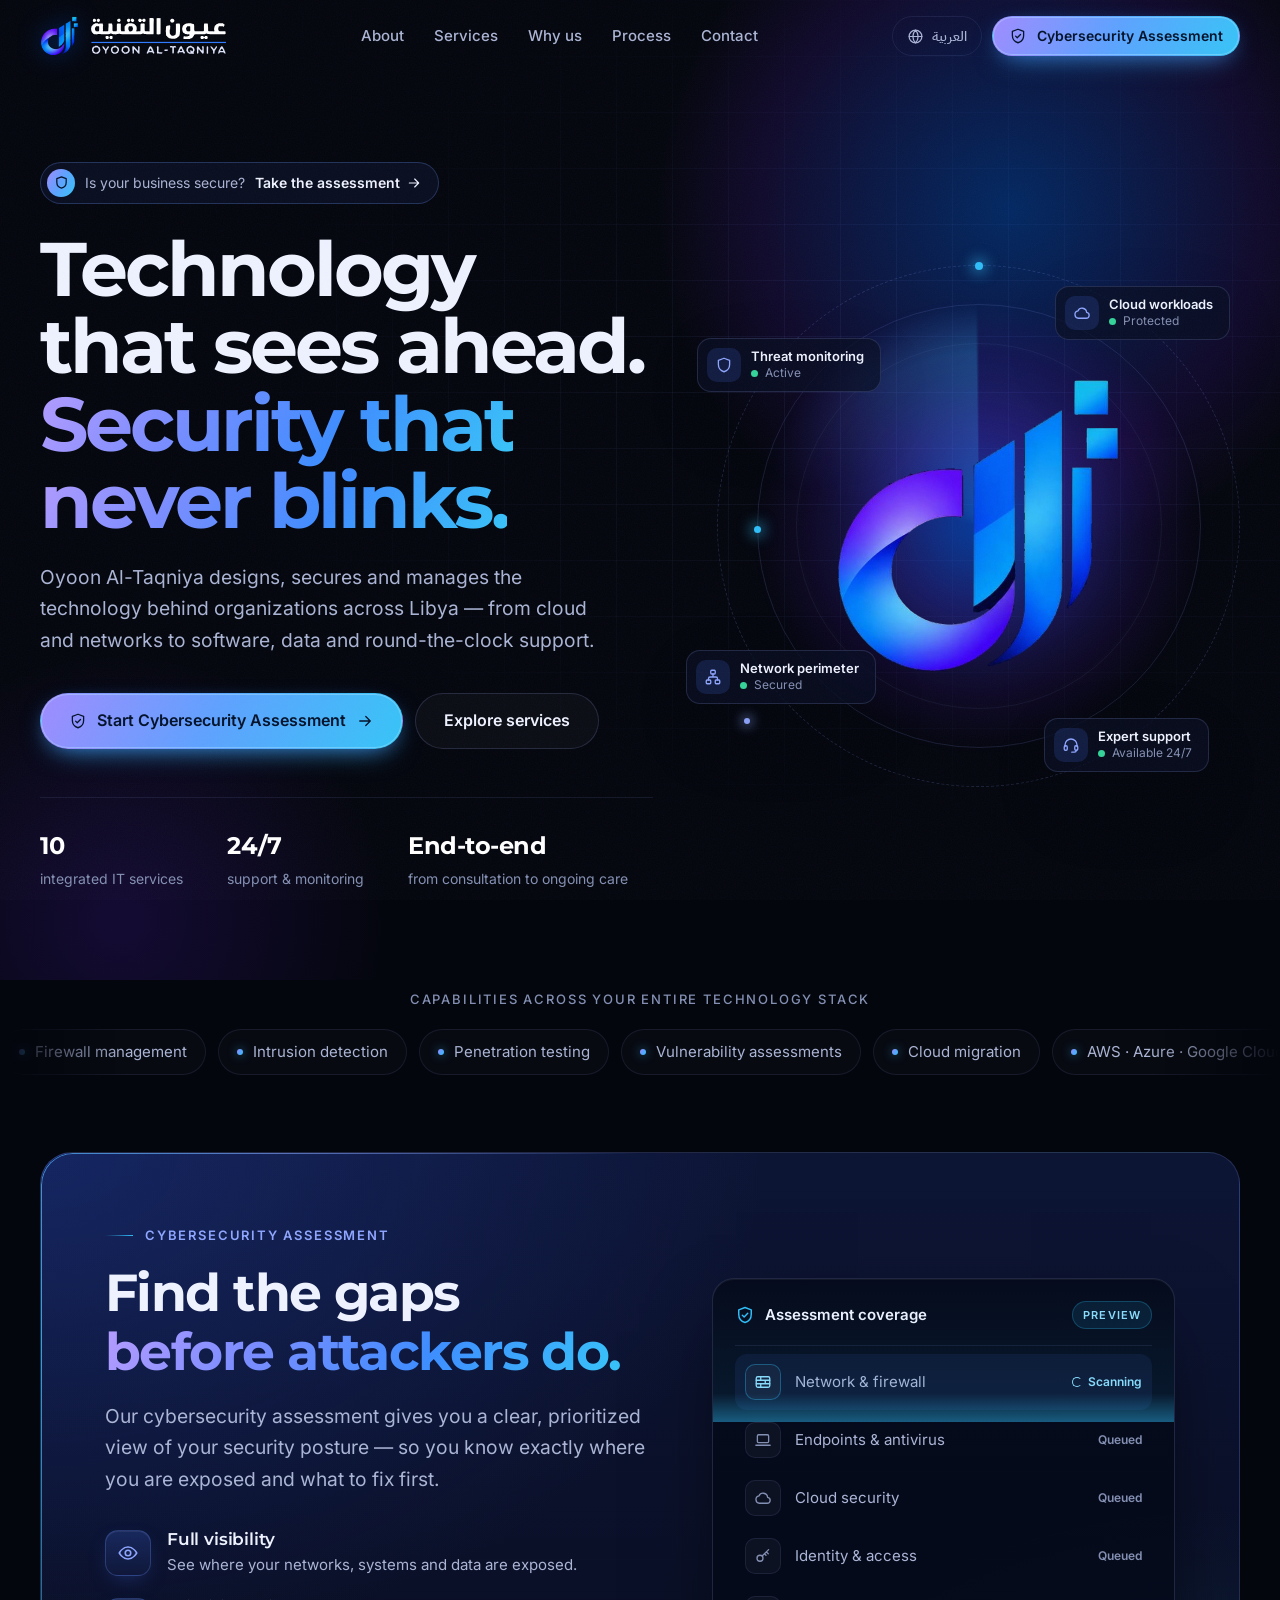
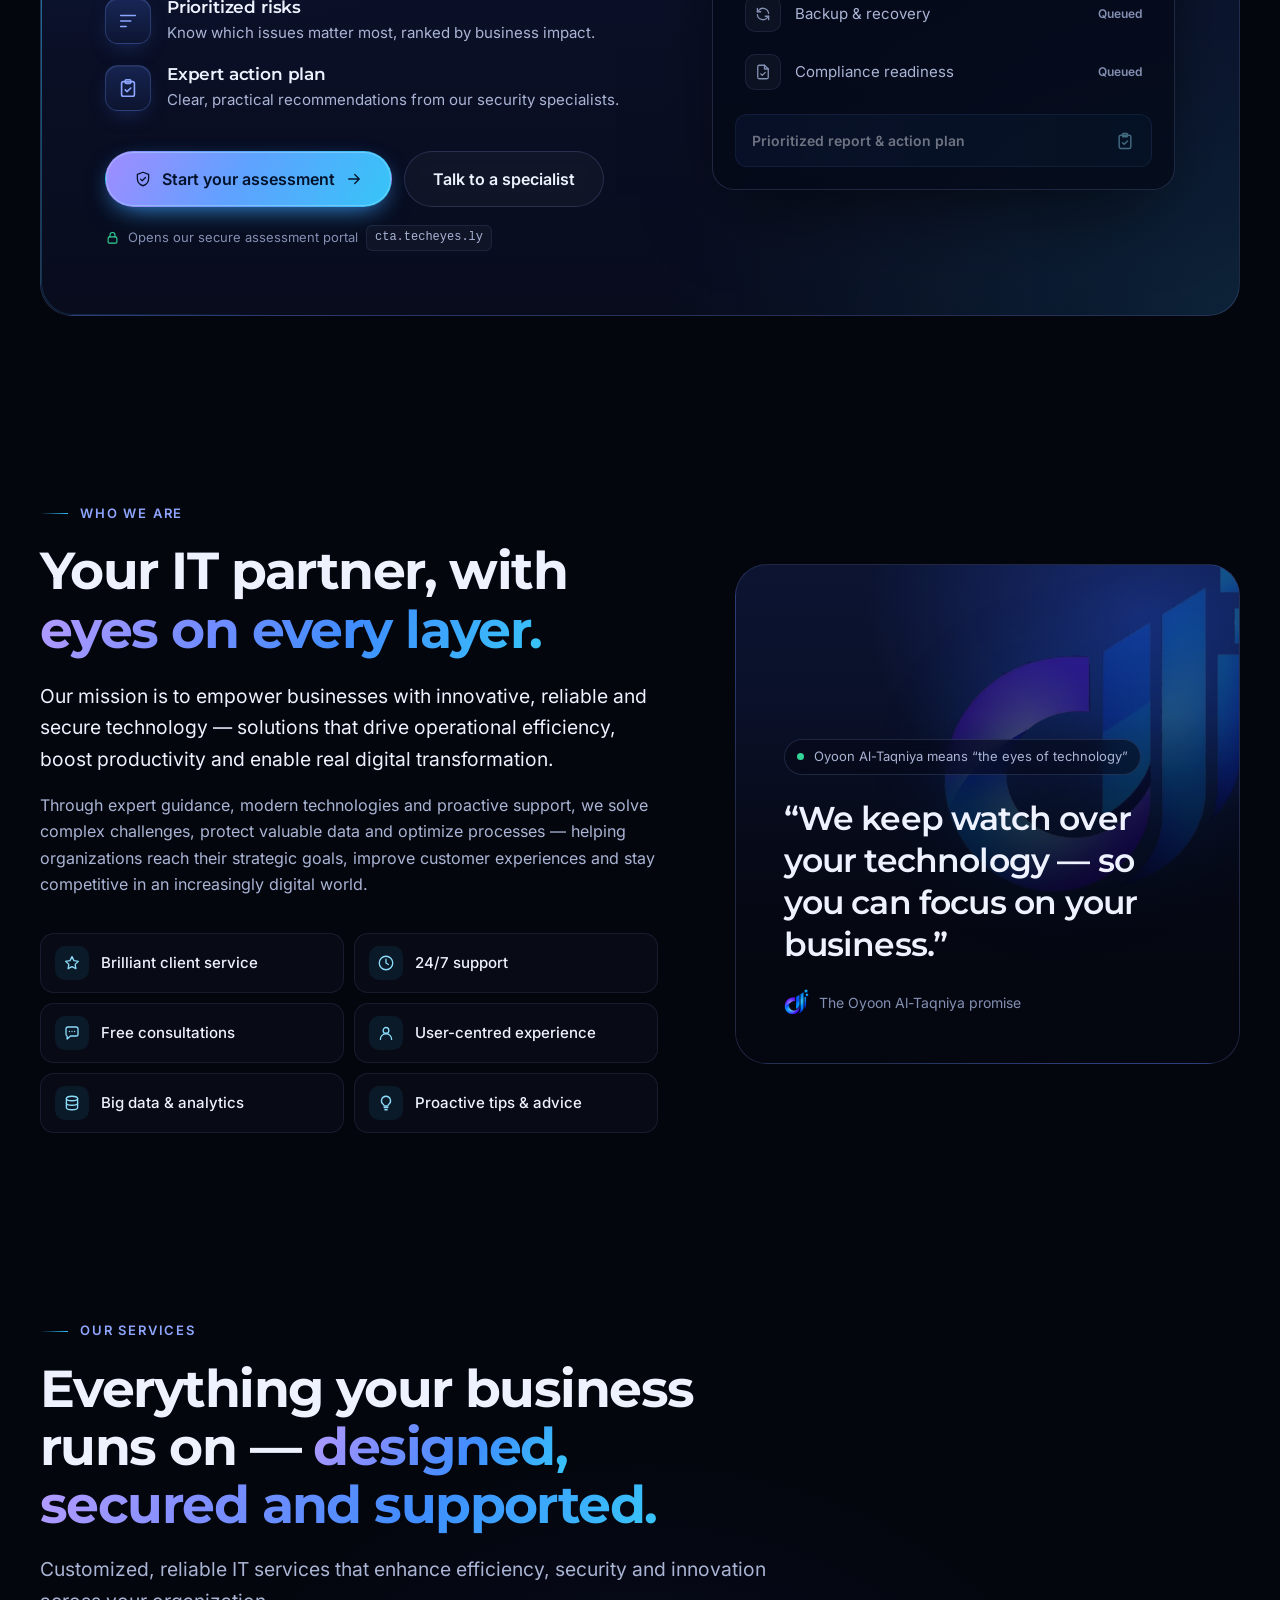
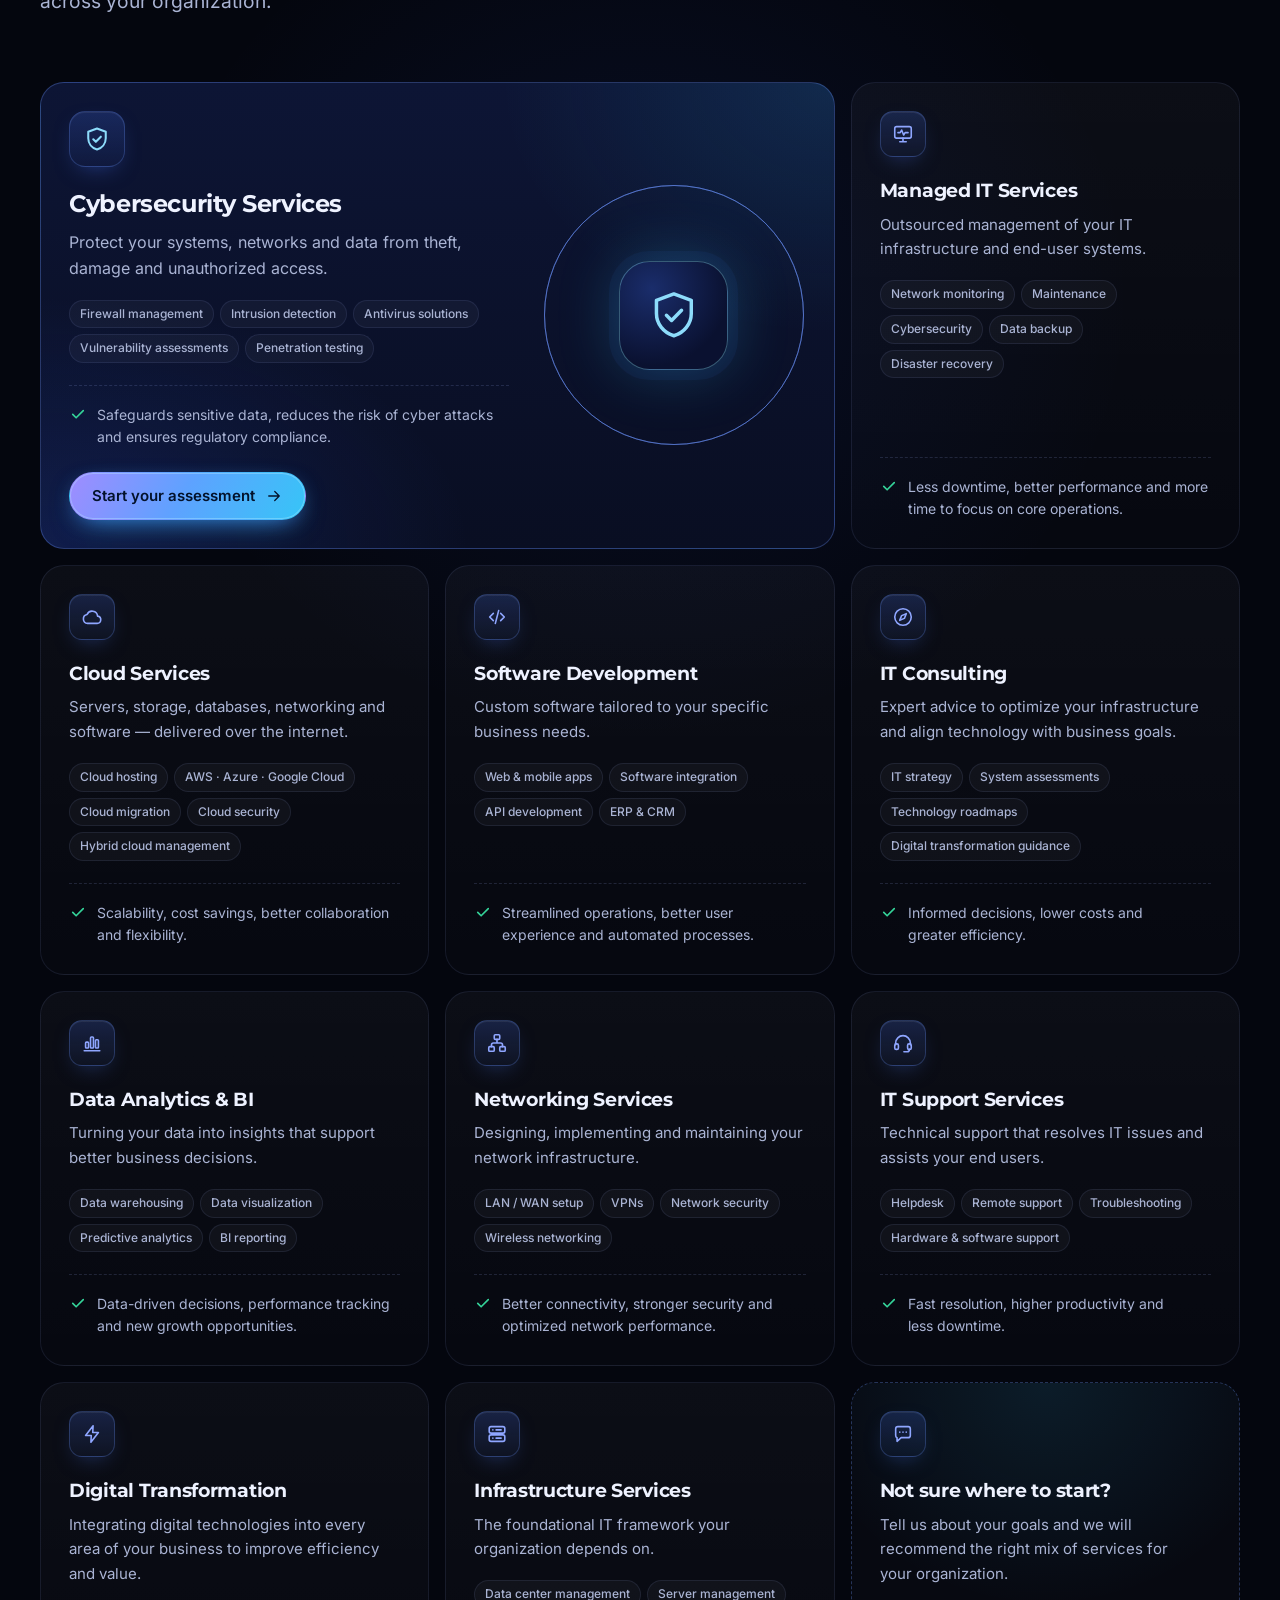
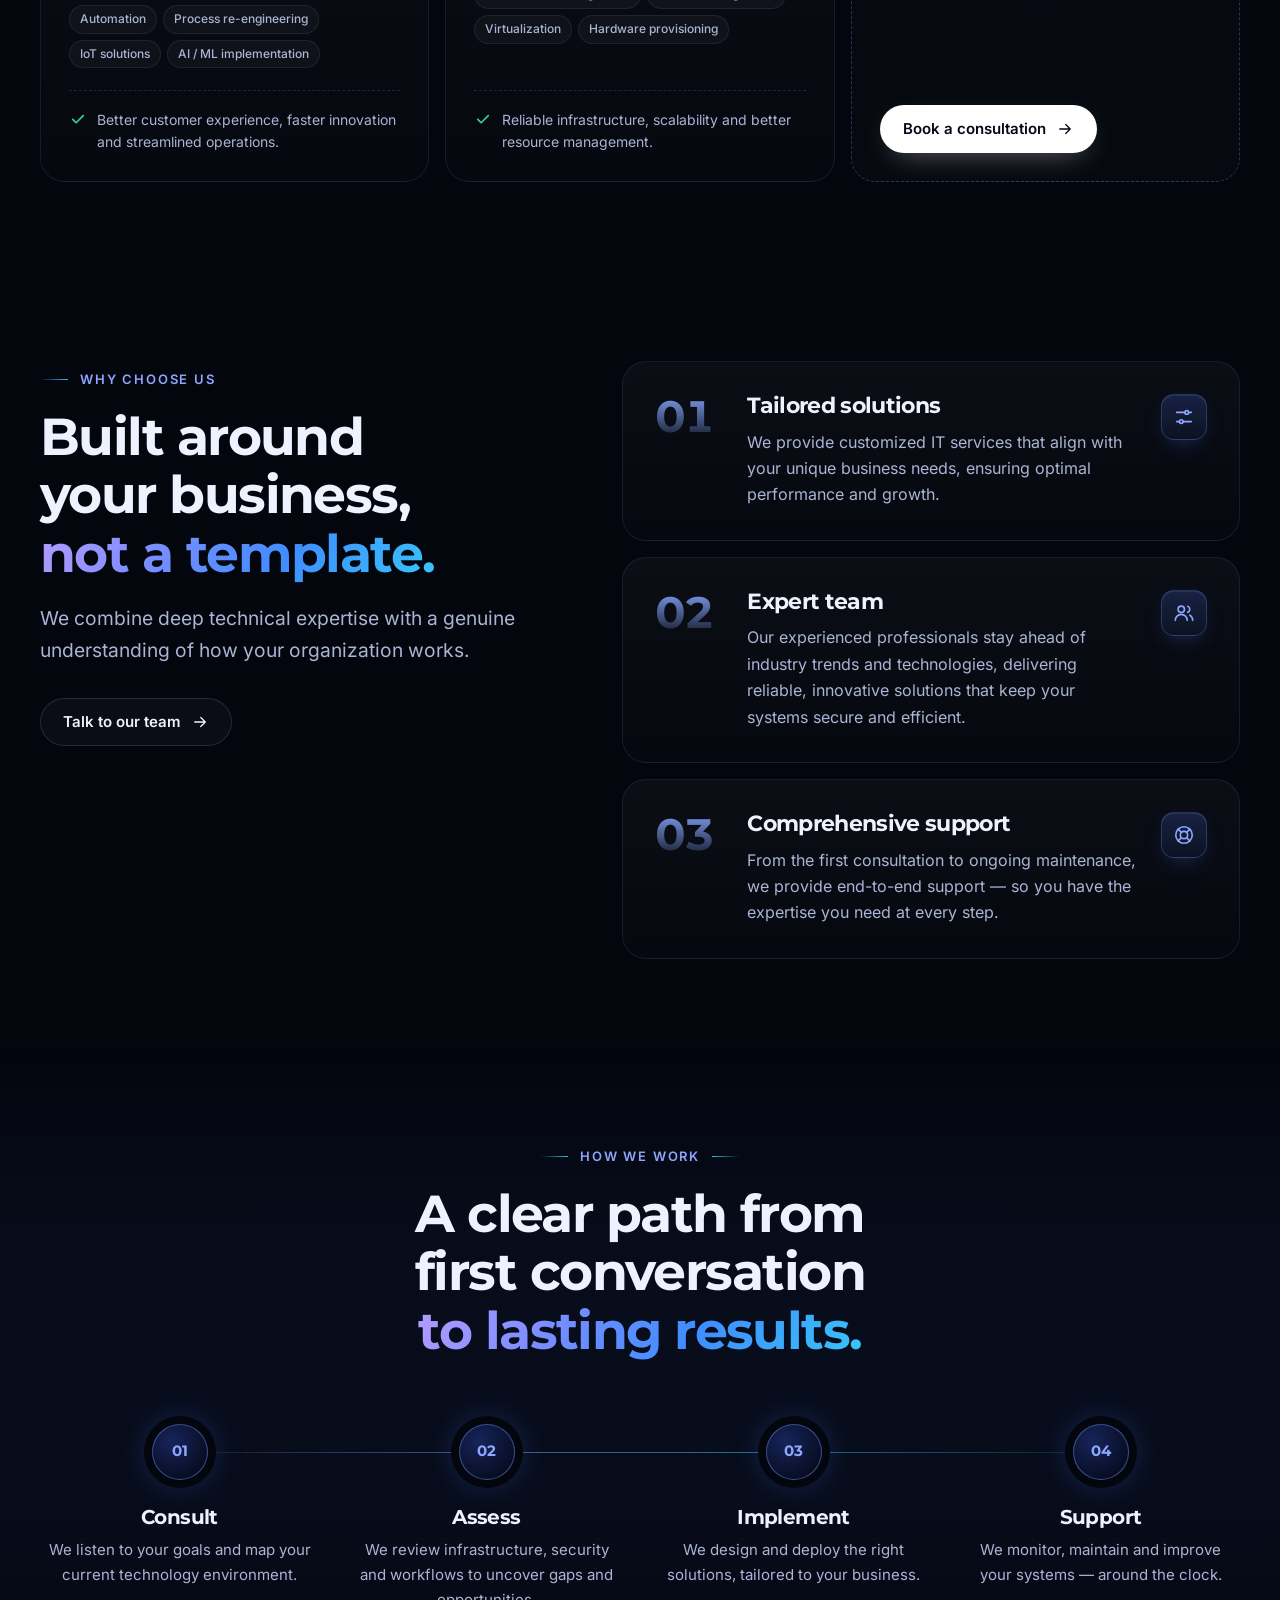
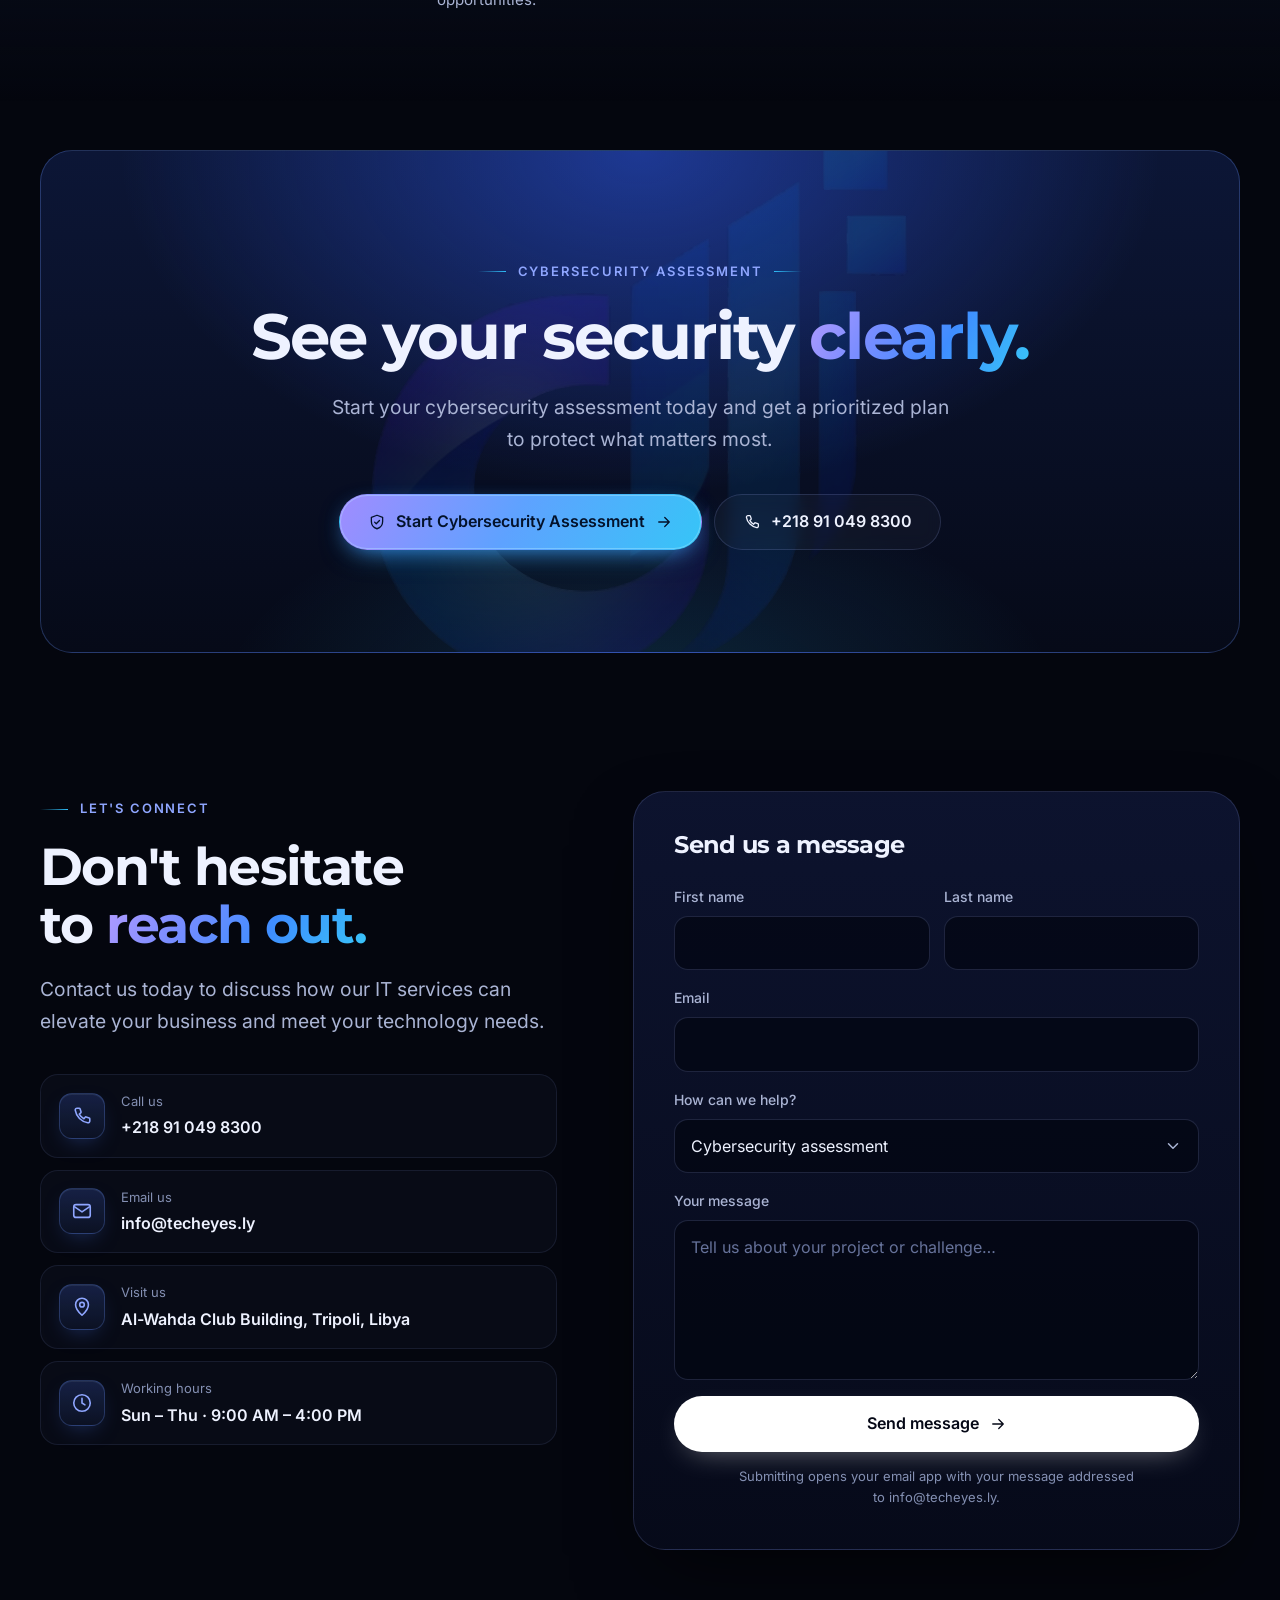
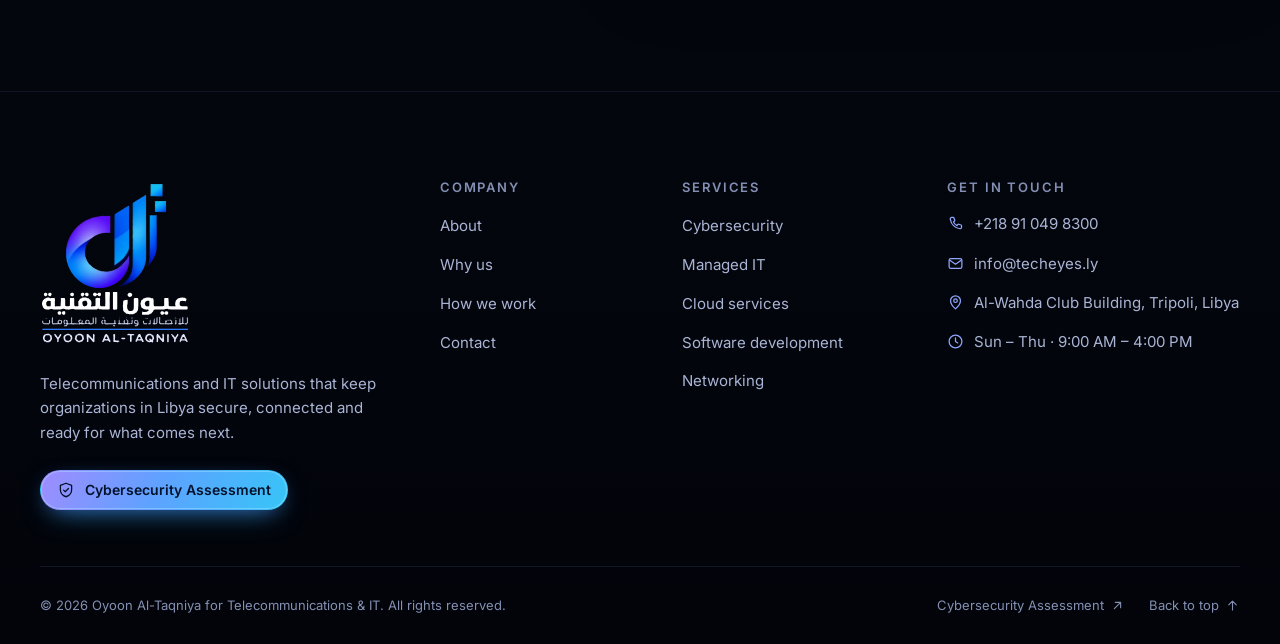
<file: index.html>
<!doctype html>
<html lang="en" dir="ltr" class="no-js">
<head>
  <meta charset="utf-8">
  <meta name="viewport" content="width=device-width, initial-scale=1, viewport-fit=cover">
  <title>Oyoon Al-Taqniya — Telecommunications &amp; IT | Cybersecurity, Cloud &amp; Managed IT in Libya</title>
  <meta name="description" content="Oyoon Al-Taqniya (عيون التقنية) delivers cybersecurity, managed IT, cloud, networking, software development and IT support for organizations in Libya. Start your cybersecurity assessment today." data-i18n-attr="content:meta.description">
  <meta name="theme-color" content="#04060e">
  <meta name="color-scheme" content="dark">
  <link rel="canonical" href="https://techeyes.ly/">

  <meta property="og:type" content="website">
  <meta property="og:site_name" content="Oyoon Al-Taqniya">
  <meta property="og:title" content="Oyoon Al-Taqniya — Telecommunications &amp; IT">
  <meta property="og:description" content="Technology that sees ahead. Security that never blinks. Cybersecurity, cloud, networking and managed IT for organizations in Libya.">
  <meta property="og:url" content="https://techeyes.ly/">
  <meta property="og:image" content="https://techeyes.ly/assets/img/og-image.png">
  <meta property="og:image:width" content="1200">
  <meta property="og:image:height" content="630">
  <meta property="og:image:alt" content="Oyoon Al-Taqniya — عيون التقنية للاتصالات وتقنية المعلومات">
  <meta property="og:locale" content="en_US">
  <meta property="og:locale:alternate" content="ar_LY">
  <meta name="twitter:card" content="summary_large_image">

  <link rel="icon" href="favicon.ico" sizes="any">
  <link rel="icon" href="assets/img/favicon-32.png" sizes="32x32" type="image/png">
  <link rel="apple-touch-icon" href="assets/img/apple-touch-icon.png">
  <link rel="manifest" href="site.webmanifest">

  <link rel="preload" href="assets/fonts/inter-latin-var.woff2" as="font" type="font/woff2" crossorigin>
  <link rel="preload" href="assets/fonts/montserrat-latin-var.woff2" as="font" type="font/woff2" crossorigin>
  <link rel="preload" href="assets/img/logo/oyoon-mark-fill.jpg" as="image">
  <link rel="stylesheet" href="assets/css/styles.css">

  <script src="assets/js/boot.js"></script>
  <script src="assets/js/i18n.js" defer></script>
  <script src="assets/js/main.js" defer></script>

  <script type="application/ld+json">
  {
    "@context": "https://schema.org",
    "@type": "LocalBusiness",
    "@id": "https://techeyes.ly/#organization",
    "name": "Oyoon Al-Taqniya for Telecommunications & IT",
    "alternateName": ["عيون التقنية للاتصالات وتقنية المعلومات", "Oyoon Al-Taqniya", "Techeyes"],
    "url": "https://techeyes.ly/",
    "logo": "https://techeyes.ly/assets/img/logo/oyoon-logo.png",
    "image": "https://techeyes.ly/assets/img/og-image.png",
    "description": "Cybersecurity, managed IT, cloud, networking, software development and IT support for organizations in Libya.",
    "email": "info@techeyes.ly",
    "telephone": "+218910498300",
    "address": {
      "@type": "PostalAddress",
      "streetAddress": "Al-Wahda Club Building",
      "addressLocality": "Tripoli",
      "addressCountry": "LY"
    },
    "areaServed": "LY",
    "openingHoursSpecification": [{
      "@type": "OpeningHoursSpecification",
      "dayOfWeek": ["Sunday", "Monday", "Tuesday", "Wednesday", "Thursday"],
      "opens": "09:00",
      "closes": "16:00"
    }],
    "potentialAction": {
      "@type": "AssessAction",
      "name": "Cybersecurity Assessment",
      "target": "https://cta.techeyes.ly"
    }
  }
  </script>
</head>
<body>
  <a class="skip-link" href="#main" data-i18n="a11y.skip">Skip to content</a>

  <!-- Oyoon Al-Taqniya logo (from the supplied artwork: raster mark clipped by a traced
       silhouette, lettering traced to vector) + icon sprite -->
  <svg class="svg-defs" aria-hidden="true" focusable="false">
    <defs>
      <clipPath id="oy-clip"><path d="M165.5 495.1c0-.2-.3-.5-.6-.6c-.4-.1-4.4-.3-9.7-.3c-4.9 0-9 0-9.1-.2c0-.1-1-.2-2.2-.3c-1.6-.2-2.1-.3-2.4-.7c-.2-.3-.8-.6-1.5-.7c-.6 0-1.4-.3-1.6-.4c-.3-.2-1.4-.4-2.4-.5c-1-.1-2.1-.4-2.5-.6c-.3-.2-1.2-.4-2-.5c-.7-.1-1.6-.2-1.8-.4c-.3-.1-1.2-.3-2-.4c-.8-.2-1.7-.4-2.1-.6c-.3-.2-1-.5-1.6-.6c-2-.5-3.8-1-4.9-1.5c-.5-.3-1.2-.6-1.4-.6c-.3 0-.7-.1-1-.2c-.3-.2-1.2-.4-2-.5c-.9-.1-2.2-.5-2.9-.9c-3.9-2.1-6.1-3.1-6.6-3.1c-.2 0-1.7-.7-3.3-1.5c-2.8-1.4-3.1-1.5-4.7-1.5c-1.5 0-1.8-.1-2.2-.6c-.3-.3-.5-.6-.5-.8c0-.1-.5-.8-1.1-1.4c-.9-1.1-1.3-1.3-3.2-1.8c-1.9-.6-2.3-.8-3.6-2c-.8-.8-1.9-1.7-2.5-2.1c-.5-.3-1.6-1.2-2.3-1.8c-.8-.7-1.8-1.4-2.2-1.6c-.8-.4-2.6-1.7-4.3-3c-.6-.4-1.4-.9-1.7-1c-.3-.2-1.4-1.1-2.4-2c-1-1-2.4-2.1-3-2.6c-1.9-1.2-19.1-18.4-19.6-19.6c-.2-.3-.9-1.3-1.6-2.1c-.8-.9-1.8-2.2-2.2-3c-.5-.8-2-2.7-3.2-4.2c-1.3-1.5-2.5-3-2.8-3.4c-.2-.3-.7-1-1.1-1.4c-.4-.4-1.1-1.6-1.5-2.6c-.5-1.1-1.5-2.6-2.2-3.4c-.8-.8-1.5-1.7-1.7-2c-.1-.3-.5-.5-1.1-.5l-.8 0 .1-1.3c0-.9-.1-1.5-.4-1.8c-.2-.4-.4-.9-.4-1.2c0-.4-.3-1.2-.7-1.8c-.4-.6-.8-1.3-1-1.5c-1.1-2.1-2.5-4.9-2.5-5.2c0-.1-.2-.4-.3-.5c-.2-.2-.5-.7-.6-1.2c-.1-.6-.3-1.3-.5-1.6c-.7-1.3-1.6-3.4-1.6-3.9c0-.6-.5-1.4-1.3-2.1c-.6-.6-.7-.9-.7-2.1c0-.8-.2-1.7-.3-2.1c-.2-.4-.5-1.1-.6-1.7c-.1-.6-.3-1.2-.5-1.4c-.2-.1-.3-.5-.3-.7c0-.2-.3-.7-.6-1.1c-.2-.3-.4-1-.4-1.5c0-.4-.3-1.1-.5-1.4c-.3-.4-.5-1.2-.6-2.2c-.1-.9-.3-1.7-.5-2c-.2-.2-.4-1.1-.5-2c-.1-.9-.3-1.7-.5-2c-.2-.2-.5-.9-.6-1.5c0-.7-.3-1.3-.5-1.5c-.2-.3-.3-1.3-.4-2.5c-.1-1.4-.2-2.2-.5-2.5c-.3-.3-.4-1.1-.5-2.4c-.1-1.1-.3-2.1-.5-2.3c-.2-.3-.4-1.6-.4-5c-.2-3.6-.3-4.6-.6-5.1c-.3-.5-.5-1.6-.6-5.2c-.1-3.3-.3-4.6-.5-4.8c-.5-.4-.5-15.3 0-16.1c.2-.4 .4-1.9 .5-5c.2-3.6 .3-4.6 .7-5.3c.4-.8 .5-1.5 .5-5.1c0-3.7 0-4.3 .4-4.5c.3-.1 .4-.7 .5-2.3c.1-1.3 .3-2.4 .6-2.9c.3-.6 .5-1.5 .5-2.5c0-1 .1-1.9 .3-2.3c.2-.3 .4-.9 .4-1.1c0-.3 .2-1 .5-1.5c.3-.6 .6-1.6 .7-2.4c0-.8 .2-1.6 .4-1.9c.2-.2 .4-.9 .5-1.5c.1-.5 .4-1.3 .6-1.6c.3-.5 .4-1.1 .3-2.8c0-1.7 .1-2.2 .3-2.2c.6 0 1.7-1.4 1.8-2.4c.1-.5 .4-1.3 .5-1.7c.2-.4 .4-1.4 .5-2.2c.1-.8 .3-1.5 .5-1.7c.2-.2 .4-.4 .4-.6c0-.3 1.3-3 1.7-3.5c.1-.1 .5-1.1 .9-2.2c.5-1.6 2.3-5.5 2.9-6.4c1.1-1.7 2.5-5.2 2.7-6.4c.1-1.1 .3-1.7 .7-2.2c.4-.3 .8-1 1-1.4c1.1-2.6 1.5-3.2 2.6-4.1c1.1-.9 2.5-3 2.5-3.9c0-.1 .5-.9 1.2-1.7c2.5-3.1 4.8-6.8 4.8-7.9c0-.2 .3-.6 .7-.8c1.1-.8 3.8-3.7 4.3-4.8c.3-.6 1.4-1.9 2.4-2.8c1-1 2.1-2.2 2.4-2.8c.3-.8 .9-1.4 1.6-1.8c.6-.4 1.3-1.1 1.7-1.6c.7-1.2 11-11.5 11.9-12c.3-.2 .8-.6 1-1c.2-.3 .8-.8 1.2-1.1c1.1-.5 1.7-1.1 1.9-1.9c.1-.3 .6-.8 1.2-1.2c2.1-1.2 4.6-3.1 6.4-4.8c1.5-1.5 2.1-1.9 3.1-2.2c.8-.1 1.5-.6 2.5-1.4c.7-.7 1.5-1.2 1.6-1.2c.2 0 .8-.5 1.5-1c.7-.5 1.5-1.1 1.9-1.3c.3-.2 1.3-.7 2.1-1.2c2-1.1 2.7-1.8 2.5-2.7c-.4-1.2-.3-1.2 1.4-1.4c2.8-.3 4.3-.7 5.3-1.6c.6-.4 1.4-.8 2-.9c.9-.2 4.7-2 5.4-2.6c.2-.2 .5-.3 .6-.3c.2 0 2.9-1.4 3.7-1.8c.2-.1 1.1-.6 2-1c.8-.4 1.9-.9 2.2-1.1c.3-.2 .8-.4 1.1-.4c.6 0 2.3-.9 2.6-1.4c.1-.2 .8-.4 1.7-.6c1.9-.3 3.8-1 4.4-1.5c.2-.3 .6-.5 .8-.5c.2 0 .5-.2 .8-.5c.2-.2 .7-.5 1-.6c.3-.1 .6-.3 .6-.5c0-.5 .4-.6 2.1-.4c1.7 .3 3.5 .1 4.4-.4c.3-.1 1.5-.4 2.5-.5c1-.1 2.2-.4 2.7-.6c.5-.3 1.1-.5 1.4-.5c.3 0 .8-.2 1.2-.3c.3-.2 1.3-.5 2.1-.6c.8-.1 1.7-.4 2.1-.6c.4-.4 1-.5 2-.5c.9 0 1.8-.2 2.1-.3c.3-.2 1.4-.5 2.5-.5c1.3-.2 2.1-.3 2.5-.6c.3-.4 1.1-.5 4.7-.5c2.3-.1 4.8-.2 5.4-.4c.7-.1 2.6-.3 4.2-.4c2.5-.2 3.2-.3 3.6-.7c.5-.4 1.1-.5 6.5-.6c4.1-.1 6-.2 6.3-.4c.2-.2 2.7-.4 8-.5c7.6-.2 7.7-.2 8.3 .4c.5 .5 .8 .5 5.5 .5l5 .1 1.2 1.1l1.2 1.1 0 3.6c0 3.3 0 3.6 .5 3.9c.5 .4 .5 .8 .5 33.1c.1 18 .1 33.2 .1 33.7c-.1 .8-.2 1.2-1.1 2c-.6 .6-1.4 1.2-1.8 1.3c-.4 .1-.9 .3-1.1 .5c-.5 .6-1.8 .5-2.2 0c-.3-.5-.8-.5-11.8-.5c-10.2 0-11.5 0-12.1 .4c-.5 .3-1.5 .4-4.1 .5c-2.4 .1-3.6 .3-4 .5c-.4 .3-1.4 .4-3.1 .5c-1.9 .1-2.6 .2-3 .5c-.2 .3-.9 .4-1.3 .4c-.5 0-1.2 .3-1.5 .5c-.4 .3-1.2 .5-2.1 .6c-.8 .1-1.7 .3-2 .6c-.4 .2-1.1 .4-1.7 .4c-.6 0-1.6 .2-2.2 .5c-.6 .2-1.2 .5-1.3 .4c-.2 0-1.6 .6-7.2 3c-1.1 .5-2.4 1.2-2.8 1.5c-.3 .3-.8 .6-1 .6c-.9 0-3.1 1-4.2 1.9c-.7 .6-1.3 1-1.5 1c-.4 0-3.8 2-4.4 2.6c-.3 .2-.6 .4-.7 .4c-.1 0-1.5 .9-3.1 2c-4.2 2.8-8 6-8.1 6.7c0 .2-.1 .4-.3 .5c-.2 .1-.4 .3-.4 .5c0 .2-.4 .4-.8 .6c-.6 .2-1 .5-1.2 1c-.2 .4-.7 1.1-1.2 1.5c-.5 .4-1.3 1.1-1.9 1.6c-.5 .4-.9 .9-.9 1.1c0 .2-.7 1-1.5 1.9c-.8 .8-1.5 1.8-1.6 2.2c-.1 .3-.8 1.1-1.5 1.7c-1 .8-1.6 1.6-2.3 2.9c-.5 1.1-1.2 2.1-1.7 2.5c-.6 .4-1 1-1.3 1.9c-.5 1.7-1.3 3.3-1.9 3.9c-.3 .2-.7 .9-1 1.4c-.3 .6-.6 1.2-.8 1.4c-.2 .2-.4 .8-.5 1.3c-.2 1.3-2 5.1-3 6.1c-.6 .7-.7 1.1-.9 2.9c-.2 1.7-.4 2.5-1.1 3.8c-.6 1-1 2.3-1.1 3c-.1 .7-.3 1.6-.4 1.9c-.2 .3-.4 1.2-.5 2c-.1 .7-.4 1.8-.7 2.3c-.4 .9-.4 1.7-.4 5c0 2.4-.2 4.2-.3 4.5c-.5 .8-.6 6.7-.2 7.8c.2 .7 .3 2.6 .3 5.5c.1 6.1 .6 9.4 1.7 10.1c.4 .3 .5 .6 .4 2c0 1.2 .2 1.9 .6 2.6c.2 .5 .4 1.2 .4 1.5c0 .4 .9 2.6 1.6 3.8c.2 .3 .4 1 .5 1.7c.1 .6 .6 2 1.1 3.1c2.5 5.3 3.6 7.6 4.2 8.1c.4 .4 .6 .8 .6 .9c.1 .5 1.9 3.8 2.5 4.5c.3 .3 .7 .8 .9 1.3c.2 .4 .9 1.4 1.5 2.1c.6 .6 1.1 1.3 1.1 1.5c0 .2 3.2 3.8 4.6 5.2c.2 .3 .5 .6 .5 .7c-.1 .1 .6 .9 1.5 1.7c.9 .8 2.5 2.4 3.7 3.6c2.5 2.5 4.2 3.9 7.7 6.2c1.5 1 3 2.1 3.4 2.4c.4 .3 1.2 .8 1.6 1c.5 .3 1.1 .6 1.3 .9c.9 .8 3.3 2.1 4.3 2.3c.8 .2 1.3 .5 1.7 1c.6 .8 2.4 1.8 3.7 2.1c.4 .1 .9 .2 .9 .3c.3 .4 4.7 2.5 6.5 3.1c1 .3 2.9 1 4.2 1.5c1.6 .6 2.8 1 3.6 1c.6 0 1.5 .2 2 .4c.7 .4 1.4 .6 2.7 .6c1.1 0 1.9 .1 2.1 .3c.8 .7 3.1 1.4 5.1 1.6c1.2 0 2.7 .3 3.5 .5c1 .3 3.4 .4 11.2 .5c9.9 .1 10 .1 10.4-.4c.4-.5 .7-.5 5.2-.5c4.1 0 4.9-.1 5.8-.5c.5-.3 1.6-.6 2.3-.6c.7-.1 1.5-.3 1.9-.5c.3-.2 .8-.5 1.2-.6c.4 0 .7-.3 .7-.5c0-.3 .4-.3 1.9-.3c2.9 0 5-.5 5.9-1.3c.6-.5 1.2-.7 2.1-.9c.7 0 1.9-.3 2.7-.6c.8-.3 1.6-.5 1.8-.5c.2 0 .7-.4 1.3-.9c.5-.5 1.2-.9 1.6-1c.4-.1 .7-.3 .8-.5c.1-.1 .6-.4 1.3-.5c.6-.1 1.6-.4 2.1-.6c.5-.3 1-.5 1.1-.5c.1 0 .6-.3 1-.7c.4-.4 2-1.4 3.5-2.1c1.4-.8 3.1-1.7 3.6-2.2c.6-.4 1.1-.7 1.3-.7c.3 0 2.8-2 3.1-2.4c.1-.2 1-.7 2-1.2c2.2-1.1 3.9-2.6 3.9-3.5c0-.9-1.1-1.7-2.3-1.7c-1.3 0-2.4 .5-4 1.7c-.7 .6-1.3 1.1-1.4 1.1c-.1 0-.5 0-1 .1c-3.5 .3-4.5 .6-5.5 1.7c-.3 .3-.8 .7-1.1 .8c-1.8 .4-4.2 .6-6.9 .6l-3 0-.7-1c-.4-.6-.6-1.1-.5-1.4c.1-.3 .3-1.1 .4-1.8c.2-.9 .3-48.8 .2-121.1l0-119.6 .9-1c.5-.6 1.3-1.2 1.8-1.4c.6-.3 1.6-1 2.4-1.7c.7-.7 1.6-1.3 2-1.4c.4-.1 1-.5 1.4-1c.4-.5 1.1-.9 1.5-1c.4-.1 .8-.3 1.1-.5c.2-.2 .8-.4 1.4-.6c.6-.1 1.5-.5 2-.9c.5-.4 1.2-.9 1.5-1.1c.3-.1 1.2-.8 2-1.5c1-.8 2-1.3 3.3-1.7c1.4-.5 2.2-.9 3.3-2c.9-.7 1.9-1.5 2.2-1.6c.3-.2 1.1-.6 1.6-1.1c.6-.4 1.6-1.1 2.3-1.5c.7-.4 1.3-.8 1.4-1c.1-.2 .4-.4 .6-.4c.6 0 2.6-.9 3.2-1.4c.3-.3 1.3-.9 2.2-1.3c.9-.5 2.2-1.4 3-2c.7-.6 1.6-1.3 2-1.6c.4-.2 .8-.7 .8-1c.2-.5 .4-.6 1.2-.8c3-.4 3.6-.7 5.3-2.8c1.6-2 1.6-2 3.1-2.2c1.8-.2 2.1-.3 4.2-2.3c1.2-1 2-1.5 2.7-1.7c.5-.1 1.4-.5 2-1c1.4-1.1 4.3-2.6 5-2.6c.9 0 1.1 .4 1.2 3c.1 2 .2 2.3 .7 2.7c.6 .4 .7 1.4 0 1.8c-.5 .4-.5 1.3-.6 97.9c0 95.8 0 97.5 .5 99.3l.4 1.8-.5 1.7c-.6 1.9-.7 3.2-.2 6c.7 3.8 .7 4.3 .2 5.6c-.3 1-.3 1.4-.1 2c.1 .5 .4 1.5 .6 2.3c.2 1.4 .2 1.8-.3 3.7c-.4 1.7-.5 2.9-.5 5.1c0 1.6 0 10.3-.1 19.3c-.1 13.7-.2 16.5-.5 17.4c-.3 .8-.4 2.2-.4 4.8c0 3.2 0 3.6-.5 4.2c-.5 .6-.5 .9-.4 2.1c.2 1.8 0 2.8-.6 2.8c-.8 0-1.5 1.4-1.7 3.5c-.1 1.2-.3 2.4-.6 3c-.2 .4-.5 1.1-.5 1.4c0 .3-.1 .6-.2 .7c-.1 .1-.4 .6-.5 1.2c-.5 2-1.3 4.6-1.5 4.9c-.9 1.4-1.3 2.6-1.5 3.6c-.1 .7-.4 1.4-.6 1.7c-.2 .2-.4 .7-.5 1c-.1 .3-.5 1-1 1.4c-.4 .5-.9 1.4-1 2c-.7 2.2-1.1 3.3-1.8 4c-.5 .5-1.2 1.7-1.7 2.7c-.5 1-1 2-1.2 2c-.1 .1-.2 .4-.2 .7c0 .2-.6 1.1-1.4 2c-.8 .9-1.8 2.3-2.2 3.2c-.4 .9-1.1 2.1-1.6 2.7c-.4 .5-.8 1.1-.8 1.1c0 .1-.7 1-1.5 2c-.8 1-1.5 2.1-1.6 2.3c-.1 .3-.5 .7-1 1c-.7 .4-1.1 .9-1.7 2.1c-.4 1-.9 1.6-1.3 1.8c-1 .4-2.8 2.2-4 4c-.8 1.1-1.6 2-2.5 2.6c-.8 .5-1.6 1.3-2 1.7c-1.9 2.5-2.9 3.4-4.2 4c-1 .5-1.6 .9-2 1.6c-1 1.5-3.3 3.5-5.1 4.4c-1.1 .5-1.9 1.1-2.3 1.7c-.9 1.5-1.2 1.7-2.2 2.1c-.5 .2-1.4 .9-2 1.5c-.8 .9-1.3 1.2-2.2 1.4c-1 .2-1.5 .5-2.4 1.4c-1 1-1.6 1.4-2.8 1.7c-.9 .3-1.8 .8-2.5 1.5c-.6 .5-1.9 1.3-2.8 1.8c-1 .5-2.4 1.2-3.2 1.6c-.7 .5-1.8 .9-2.4 1c-.7 .2-1.5 .5-1.8 .9c-.4 .3-1.4 .9-2.3 1.1c-.9 .3-2 .7-2.5 1c-1.8 1-3.3 1.6-4.6 2c-.5 .1-1.3 .6-1.7 1c-.6 .5-1.1 .7-2.4 .9c-.9 .1-1.9 .3-2.3 .6c-.8 .5-2.4 1.2-3.4 1.4c-.5 0-1.1 .3-1.3 .5c-.2 .2-1 .4-1.8 .5c-.7 .1-1.7 .3-2.2 .5c-.5 .2-2.2 .4-3.7 .4l-2.9 .2-1 1c-.9 .9-1 1-2.2 1c-.8 0-1.6 .2-1.9 .4c-.4 .3-1.3 .5-2.5 .5c-1.3 .1-2.2 .3-2.7 .6c-.7 .5-1.2 .5-8.8 .4c-8.1-.2-9.3-.1-9.3 .7c0 .3-.3 .4-1.5 .4c-1.2 0-1.5-.1-1.5-.4zM260.1 486.7c-1.4-.4-1.5-.8-.7-2.4c.8-1.5 1.5-2.1 3-2.5c.5-.2 1.3-.6 1.7-1c.4-.5 .8-.8 .9-.8c.4 0 4.4-2.6 5.5-3.5c1.7-1.4 3.1-2.2 3.8-2.2c.5 0 1.3-.7 3.5-2.8c1.5-1.6 3.2-3.1 3.7-3.4c1.1-.6 2.7-2.3 2.9-2.9c.1-.2 .7-.7 1.3-1.1c1.3-.8 2.2-1.7 3.3-3.3c.4-.6 1.2-1.3 1.7-1.5c1.6-.9 2.4-1.9 2.7-3.6c.1-.9 .3-1 1.2-1.4c.6-.3 1.3-.8 1.6-1.1c.7-.7 1.9-3 2.1-4c.1-.4 .5-.8 .8-.9c.4-.2 .9-.9 1.7-2.5c.6-1.2 1.5-2.6 2-3c1.1-1.1 1.3-1.6 1.6-3.1c.1-.9 .3-1.3 .9-1.7c1.6-1.3 2.2-1.9 2.7-3.3c.3-.8 .5-1.7 .5-1.9c0-.2 .4-1.1 1-1.9c.5-.8 1-1.8 1.1-2.2c.1-.4 .5-1.2 1-1.8c.7-.9 .9-1.5 1-2.7c.1-.8 .3-1.7 .5-2c.2-.2 .4-.5 .4-.6c0-.2 .2-.6 .5-.9c.2-.3 .5-.9 .6-1.2c.1-.3 .4-.9 .7-1.2c.3-.4 .5-1 .5-1.9c0-.7 .1-1.5 .3-1.8c.2-.3 .4-.9 .5-1.5c.1-.5 .5-1.6 .8-2.3c.5-1.1 .7-2 .9-4.4c.3-4.4 .4-5.4 .9-6.1c.4-.6 .4-3.6 .5-43.1c.1-37.1 .1-42.4 .4-42.7c.6-.5 .6-8.5 0-9c-.2-.2-.3-.6-.3-1c0-.4 .1-.8 .3-1c.6-.4 .6-7.4 0-8.1c-.5-.7-.5-4.3 0-5c.6-.7 .5-7.3 0-8c-.5-.7-.5-15.4 0-15.9c.6-.5 .6-22.4 0-23.1c-.5-.7-.5-12.1 0-12.8c.3-.4 .4-2.6 .4-14.6c0-12-.1-14.2-.4-14.6c-.5-.7-.5-6.5 0-6.9c.3-.3 .4-1.7 .4-10c0-8.3-.1-9.7-.4-10c-.3-.2-.3-.9-.3-3c0-2.1 0-2.8 .3-3c.3-.2 .4-1 .4-3.5c0-2.5-.1-3.3-.4-3.5c-.3-.2-.3-.9-.3-2.5c0-1.6 0-2.3 .3-2.5c.5-.4 .5-2.4 0-3c-.3-.3-.3-4.3-.4-26.9l0-26.5 .8-1c.4-.6 1.4-1.4 2.1-1.9c.7-.4 2-1.4 2.9-2c.9-.7 2.7-1.9 4.1-2.6c5.7-3 5.8-3.1 6.4-4c.3-.4 .5-1.1 .4-1.5c0-.5 .1-.7 .3-.7c.2 .1 1 .1 1.8 .1c1.4 .1 1.6 0 2.8-1c.7-.5 1.4-1 1.5-1c.2 0 .7-.4 1.3-.8c.6-.5 1.4-1 1.8-1.2c.5-.2 1.2-.7 1.7-1.2c.5-.4 1.1-.8 1.4-.8c.3 0 .5-.1 .6-.3c.1-.1 .6-.4 1-.5c.4-.2 1.2-.7 1.7-1.2c.5-.4 1-.7 1.1-.7c.5 0 2.9-1.8 3.1-2.3c.2-.6 .5-.7 1.5-.8c1.2-.2 2.8-.9 3.9-2c.4-.3 1.6-1 2.7-1.6c1.1-.5 2.6-1.5 3.3-2.2c.9-.8 1.6-1.2 2.4-1.3c1.1-.2 2.1-1 3.9-2.9c.4-.5 1.2-1 1.6-1.1c.4-.1 .8-.2 .8-.4c.1-.1 .6-.4 1.1-.6c.4-.2 1.4-.7 2-1.1c.6-.5 1.6-.9 2.1-.9c.8-.2 .9-.1 1.2 .8c.2 .7 .3 27.7 .3 123.7c.1 116.6 .1 122.9 .5 123.3c.6 .7 .7 5.6 .1 6.1c-.3 .3-.4 1.9-.4 12c0 10.1 .1 11.7 .4 12c.4 .4 .5 1.6 0 2c-.3 .2-.4 3-.5 13.9c-.1 11-.2 13.8-.5 14.1c-.2 .2-.4 1.2-.5 2.4c0 1.8-.2 2.2-.6 2.6c-.5 .4-.6 .8-.6 2.1c0 1.2 0 1.6-.4 2c-.4 .3-.6 .7-.6 1.8c0 1-.1 1.6-.4 2c-.3 .4-.6 .8-.6 1c0 .2-.2 .8-.4 1.3c-.3 .5-.6 1.1-.6 1.4c0 .3-.1 .8-.3 1c-.2 .3-.4 1.2-.5 2.1c0 .9-.3 1.8-.5 2.2c-.2 .3-.5 1.3-.5 2.2c-.1 .9-.4 1.8-.6 1.9c-.2 .2-.3 .8-.3 1.5c0 1.1-.1 1.3-1 1.9c-.5 .4-1.2 1-1.5 1.4c-.4 .6-1.3 3.2-1.6 4.7c-.1 .4-.5 1.3-1 1.9c-.6 .6-1 1.4-1.1 2c-.1 .6-.4 1.3-1 1.8c-.4 .5-.8 1-.8 1.1c0 .7-1.4 3.2-2.2 4.1c-.6 .5-1.5 1.9-2.1 3c-.5 1.1-1.4 2.5-2 3.1c-.5 .7-1.2 1.6-1.5 2.2c-.3 .5-1.2 1.6-2 2.4c-.9 1-1.6 2-1.9 2.8c-.3 .8-1 1.9-2.3 3.3c-1.1 1.1-2 2.3-2.1 2.7c-.1 .3-1.9 2.3-4 4.5c-2.2 2.2-3.9 4.1-3.9 4.4c0 .7-1 1.7-2.1 2.2c-.6 .3-2.2 1.6-4.2 3.6c-1.7 1.7-3.4 3.2-3.7 3.3c-.4 .1-.9 .4-1.2 .6c-.3 .3-.7 .5-.9 .5c-.3 0-1.3 .9-3 2.5c-.8 .8-1.8 1.4-2.6 1.7c-1.1 .3-1.5 .6-2 1.5c-.4 .5-.9 1.1-1.3 1.3c-.3 .2-1 .6-1.5 1c-.5 .3-1.6 1-2.5 1.5c-.9 .4-2 1.1-2.5 1.5c-.5 .4-1.5 .9-2.2 1.2c-.7 .3-1.8 .9-2.5 1.5c-.6 .5-1.5 1.2-1.9 1.4c-.4 .2-1.1 .7-1.6 1.1c-.5 .4-1.3 .9-1.9 1c-.6 .2-1.5 .6-2 1c-1.3 1.1-1.9 1.4-4.3 2.2c-1.7 .5-2.5 .9-3.4 1.7c-.6 .6-1.5 1.2-2.1 1.5c-1.8 .7-3.7 1.4-4.5 1.5c-1 .2-5 1.8-6.1 2.5c-1.2 .7-4.6 1.7-5.9 1.7c-.6 0-1.4 .1-1.9 .3c-.5 .2-1.2 .4-1.5 .4c-.4 0-1.2 .3-2 .7c-3.5 1.9-9.9 3.2-12.1 2.5zM391.5 390.2c-.9-.5-.8-2.9 .2-4.4c.6-.9 1.4-3 2.2-5.4c.4-1.1 .9-2.4 1.1-2.9c.4-.7 .5-1.5 .5-3.2c.1-3.2 .9-7.7 1.6-8.9c.2-.3 .4-1.6 .5-3.3c.1-1.5 .3-3.1 .4-3.5c.1-.4 .4-2.7 .5-5.1c.2-3.6 .3-4.6 .7-5.1c.4-.7 .4-3.9 .6-96.1c0-52.5 .2-95.6 .3-95.9c.1-.2 .4-.5 .7-.5c.3-.1 6.6-.2 13.9-.2l13.3-.1 .5-.5c.3-.4 .7-.6 1.7-.6c1.4-.1 1.4-.1 1.6 .6c.1 .4 .3 1.2 .4 1.7c.1 .4 .2 21.2 .3 46.1c0 38.6 .1 45.3 .4 45.6c.3 .4 .4 3 .4 16.4c.1 14.9 0 16.1-.4 16.5c-.3 .4-.4 1.1-.4 4.6c0 3.3 .1 4.2 .4 4.5c.3 .3 .4 1.6 .4 7.6c.1 6.6 0 7.2-.4 7.4c-.3 .2-.4 .7-.4 3.3c0 1.7-.1 3.7-.3 4.4c-.1 .8-.4 3.3-.5 5.7c-.3 3-.5 4.4-.8 4.9c-.2 .3-.4 1.2-.5 2c-.1 .7-.3 1.5-.5 1.7c-.1 .2-.3 1.3-.4 2.4c-.1 1.4-.3 2.2-.5 2.5c-.3 .3-.5 .8-.6 1.1c-.1 .3-.6 1.4-1 2.4c-1 2.2-1.8 4.8-2 6.7c-.1 .8-.3 1.7-.5 2c-.2 .3-.5 1.7-.8 3.1l-.5 2.6-1.6 1.2c-1.5 1.1-1.7 1.4-2 2.4c-.1 .7-.4 1.7-.5 2.2c-.2 .6-.7 1.5-1.2 2c-.4 .5-.8 1.1-.8 1.3c0 .5-1.2 2.5-2 3.4c-.4 .4-1.1 1.3-1.4 2c-.4 .6-.9 1.4-1.2 1.7c-.3 .3-.8 1.1-1.1 1.6c-.3 .6-.7 1.2-.9 1.4c-.2 .2-.7 .9-1.1 1.5c-.3 .6-1 1.5-1.4 2c-.5 .5-1.1 1.3-1.4 1.9c-.3 .5-1.4 1.8-2.4 2.9c-1 1-1.9 2.1-2 2.5c-.3 .8-4.3 5.2-5.4 6c-1.2 .7-2.8 2.4-3.1 3.1c-.2 .9-1.8 1.4-2.6 .8zM471.6 142.5c-.2-.2-.4-.5-.4-.7c0-.4-1.5-.6-3.1-.4c-1.1 .1-1.3 .2-1.3 .6c0 .5-.3 .5-7.2 .5c-6.8 0-7.2 0-7.3-.5c-.2-.9-2.8-.8-2.8 .1c0 .3-.4 .4-2.5 .4c-2.1 0-2.5-.1-2.5-.4c0-.7-1.3-.9-9.9-.9c-8.2 0-8.7 0-9.5-.4c-1.4-.9-1.4-.6-1.2-13.9c.1-6.8 .1-14.4 .2-17c0-2.6-.1-7.7-.2-11.2c-.2-6.8 0-7.8 1.1-8.4c.3-.2 8.7-.3 25.5-.3c22.9 0 25 0 25.3 .4c.3 .4 .3 4.4 .4 23.5l.2 23.1 .7 .6c.8 .8 .8 2 0 2.1c-.3 0-.7 .3-1 .7c-.2 .3-.8 .7-1.3 .9c-.7 .2-1 .4-1.1 .8c-.1 .4-.3 .5-1 .6c-.4 0-1-.1-1.1-.2zM457.6 68.3c-.2 0-11.1-.1-24.1-.2c-13 0-24.9-.2-26.4-.3l-2.7-.2-.3-.9c-.5-1.4-.4-54.1 .1-54.8c.1-.3 .7-.7 1.2-.8c.7-.2 9.3-.3 27.1-.3c29.5 0 27-.2 27 1.9c0 .7 .2 1.8 .4 2.4c.3 1.1 .3 4.8 .3 26.1c0 22.4 0 26.8-.5 26.8c-.1 0-.4 .1-.8 .2c-.4 .1-1 .2-1.3 .1z"/></clipPath>
      <path id="oy-name-shape" d="M672 656c0 0-1 0-3 0c-5 0-5-1-5-6c0-3 2-8 3-9c0 0 1 0 2 1l1 1 8 0l9-1 1-1c1-1 1-1 2-1c2 0 4-1 4-2c0 0 0-1 1-2c0-2 0-2 0-2c-1 0-1-1-2-1c-2-1-3-1-5-1c-1 1-5 0-8 0c0 0-2-1-3-1c-3 0-4 0-5-1c0-1-1-1-2-2c-1 0-2-1-2-1c-1-2-3-3-5-3c-1 0-2-2-2-3c-1-3-2-6-2-8c-1-1-1-2-1-2c0-1 0-2 0-3c-1-1-1-1-1-3c0-1 0-3 1-3c0-1 0-1 0-2c0 0 0-1 1-3c0-1 1-3 1-3c0-1 0-1 0-2c0 0 1-1 1-2c1-1 1-2 3-3c1-1 2-1 4-3c0-1 1-2 2-2c1-1 2-1 2-2c1 0 1 0 2 0c0 0 2-1 4-2c7-2 9-2 20-2c6 1 7 1 9 3c1 0 3 1 5 1c4 0 6 3 5 5c0 1 0 1 1 3c0 2 0 2 0 11c0 6 0 9 0 10c1 0 1 1 1 3c0 2 1 4 2 5c0 0 38 0 40 0c1-1 2-1 3-1c1 0 2-1 3-2c0-1 0 0 0-11c0-14 0-22 1-23c0-2 1-2 8-2c6 0 7 0 8 0c1-1 2-1 2 1c0 1 1 2 1 3c0 1 0 3 1 16c0 10 0 14 0 15c0 1 1 2 3 3l2 1 11 0c11 0 11 0 12 1c1 0 2 0 3-1c1-2 1-5-1-9c0-2 0-5 1-9c0-1 1-3 1-4c0-2 2-5 3-7c1-1 2-1 2-1c1 0 2-2 2-2c0-1 2-3 3-3c1 0 1-1 2-1c0-1 1-1 2-1c3-1 7-2 8-3c1 0 2 0 4 0c3-1 5-1 12 0c5 0 5 0 6 1c0 1 1 2 2 2c2 0 3 1 5 3l0 0-1 4c-1 4-1 4-3 6c-1 2-2 2-3 1c-1-2-1-2-6-2c-1 0-4 0-6-1c-2 0-3 0-3 1c-1 0-2 0-3 0c-3 0-4 1-5 2c0 0 0 1 0 2c-1 1-1 2-1 2c0 0 0 1-1 2c0 1 0 1 0 4c0 3 0 4 0 4c0 1 1 1 1 2c0 1 0 2 2 4c2 2 3 2 4 2c0 0 1 0 2 1c1 0 21 0 22 0c1 0 5 1 6 2c0 0 0 0 0 2c0 1 0 2 0 3c-1 1-1 1 0 2c0 1 0 4 0 4c0 0-1 0-1 1c0 0-1 0-2 1c-1 0-11 0-43 0c-33 0-34 0-40-1c-1 0-2 0-3 0c-2 0-3-1-3-2c-1-1-2-1-4-1c0 0-1 1-2 1c0 0-1 0-1 0c0 0-2 1-4 1c-2 1-4 1-5 2c-1 0-2 0-32 0c-8 0-15 1-16 1c-1 0-1 1-3 4c0 1-1 2-1 3c-1 0-1 1-2 2c0 1-1 2-2 3c-1 1-2 2-3 3c0 1-1 2-1 2c-1 0-5 2-6 2c-1 0-3 1-3 2c-2 2-7 2-19 2c-6 0-7 0-8 0zM277 656c-1 0-2-1-2-2c0 0-1 0-1-1c-2-1-2-4-2-7c0-2 0-2 4-5c0-1 1-1 5-1c2 0 3 0 4 1c1 1 3 2 3 4c0 0 0 1 1 1c0 2 0 2-1 4c0 3-2 4-3 5c-1 1-1 1-4 1c-2 0-3 0-4 0zM756 656c-2-1-3-1-4-2c-1-2-2-3-2-4c-1-2-1-2 0-4c0-2 1-3 2-4c1-1 2-2 7-2c4 0 4 0 5 2c0 1 1 2 2 2c1 2 2 2 3 2c1-1 2-3 3-4c1-2 1-2 5-2c3 0 4 0 5 1l1 0 2 3c2 3 2 5 0 8c-1 1-1 2-1 3c0 0-5 1-8 1c-3 0-3 0-4-2c-1-1-2-3-3-4c0 0-1 0-1 0c-1 0-3 2-4 4c-1 2-1 2-4 2c-1 0-3 0-4 0zM296 655c-1 0-2-1-2-1c0 0 0-1 0-1c-1-1-3-4-3-5c0-1 2-4 3-5c0 0 0-1 0-1c0 0 1-1 2-1c1-1 1-1 5-1c5 0 5 0 6 3c1 4 1 6 0 10c-1 3-2 3-7 3c-3 0-3 0-4-1zM604 654c-1 0-3-1-4-1c0 0-2 0-4-1c-2 0-3 0-4 0c0-1-1-1-2-2c-1 0-2-1-2-2c-2-2-3-2-4-3c-2-1-2-1-3-3c0-1-1-2-2-2c-1-1-2-1-2-2c0 0 0-2 0-3c-1-2-1-4-1-7c0-2 0-5 0-5c-1-1-1-14 0-15c0 0 0-2 0-4c0-5 1-11 1-12c1-1 1-1 2-2c2 0 3-1 5-1c1 0 3-1 4-1c2 0 4 0 4-1c1-1 3 0 4 1c2 2 2 4 1 12c0 2 0 4 0 5c0 1 0 2 0 2c-2 2-2 2-2 9c0 10 1 14 3 16c0 1 2 2 3 4c1 1 3 2 3 2c1 1 2 2 3 1c2 0 3 0 6 0c3 0 3 0 6-2c0 0 2-1 3-1c1-1 2-1 2-4c0-1 1-2 1-3c1-3 1-3 1-21c0-10 0-19 0-21c0-1 0-2 0-3c-1-1-1-1 0-2c1-2 4-5 5-4c1 0 2 0 3 0c2 1 2 1 3 0c1 0 3 0 5 0c3 0 3 1 3 2c1 2 2 4 2 7c0 2 0 10 0 19c0 14-1 17-1 18c0 1 0 3 0 4c0 2-1 4-1 5c-1 3-1 4-1 5c0 1-1 2-2 2c-1 0-2 1-2 2c0 2-1 3-2 4c-2 0-5 2-6 3c-1 1-2 1-2 1c-2 2-3 2-4 2c0 0-1 1-2 1l-1 1-6 0c-4 0-8 0-9 0c-2 0-3 0-4 0zM316 632c-2 0-5 0-6 0c-1-1-2-1-3-1c-1 0-3-1-3-1c0 0 0-1-1-1c-1 0-1-1-3-1c-3 0-3 0-5 1c-2 1-3 1-4 1c-1 0-2 1-3 2c-1 0-8 0-25 0c-10 0-12 0-17-2c-3 0-5 0-6 0c-1 1-2 1-4 1c-2 0-4 1-4 1c-2 1-12 0-14 0c-1-1-3-1-5-2c-4-1-4-1-5-4c0-2-1-2-2-2c-1 0-2-1-2-2c0-1-1-4-2-6c-1-1-2-5-2-6c0 0 0-1 0-2c-1-1-1-6 0-8c0-1 1-2 1-3c0-3 0-4 1-5c1 0 1-1 2-2c0-1 1-2 2-2c1-2 1-2 2-3c1-2 1-3 3-3c1 0 7-3 7-3c0-1 3-2 5-2c4-1 10 0 12 1c2 2 4 2 5 1c0 0 0 0 1 0c0-1 2-1 7-1c7 0 7 0 8 0c1-1 1-1 2 0c0 0 1 6 2 10c0 3 0 3-1 4c0 1 0 13 0 15c1 2 1 3 0 5c-1 1-1 2 0 3c2 2 4 3 7 2c5 0 5 0 6 0c1 1 1 1 2 0c1 0 2 0 5 0c4 0 4 0 6-2c1-1 1-2 1-4c0-2 0-3 0-3c0-1 0-3 1-15c0-12 0-13 0-14l0-1 9 0l9 0 0 2c0 1 1 2 1 3c0 1 0 3 1 4c0 1 0 3 0 14l0 12 1 1c0 1 2 2 2 2c1 0 1 0 2 1c1 0 1 0 6 0l5 0 2-1c1 0 2 0 2 0c0 0 1-1 1-1c0 0 0-1 0-2l1-1 0-10c0-6 0-10 0-11c0 0 0-1 0-2c0-5 0-7 1-9c1-2 2-3 4-2c1 0 1 0 2 0c0 0 1 0 2 0c3 1 4 1 4 0c0 0 1 0 2 0c2-1 3 0 4 1c1 2 2 4 1 6c0 1 0 2 0 3c0 1 0 2 0 3c0 1 0 5 0 9c0 9 0 10 1 12c0 1 1 2 1 3c1 2 1 2 9 2c7 0 7 0 8-1c1 0 1-1 1-2c-1-4-1-7-1-14l0-8 2 0c1-1 1-1 2-3c0-1 0-1 1-2c1-2 2-3 2-3c1 0 1 0 1-1c0 0 4-2 6-3c1 0 2 0 2-2c0 0 1-1 1-1c1 0 8-1 13-1c6 0 8 1 11 2c1 0 3 1 5 2c1 0 2 0 2 0c0 1 1 1 2 2c1 1 2 1 4 4c0 0 0 1 1 1c2 1 3 2 3 3c0 1 1 2 1 2c1 1 1 1 1 2c0 1 0 3 1 4c0 1 0 3 0 5c0 4 0 4 0 5c-1 2-2 4-2 6c0 2 0 2 2 4c2 0 2 0 3 0c1-1 1-1 4-1c4 0 10 0 11-1c1 0 1-1 1-19c0-16 0-16 1-17c1-1 1-1 4-2c3-1 3-1 7 0c3 0 3 0 4 0c0-1 1-1 1-1c1 0 3 2 4 4c0 2 1 4 0 7c0 2 0 3 0 3c0 0 0 4 0 9c0 4 0 8 0 8c0 0 0 1 0 2c0 2 0 3 2 5c2 2 3 2 9 2c7 0 7 0 8 0c2 1 3 0 5-1c1-2 1-3 0-6c0-1 0-1 0-2c1-1 1-2 0-41c0-4 0-8 0-8c1-1 0-2 0-4c0-2 0-3 1-4c0-1 0-1 1-1c1 0 5 0 9 0c8 1 8 1 9 1c1 1 2 5 2 7c0 1-1 17-1 36c0 26 0 34 0 35c0 0-1 1-1 1c0 2 0 2-18 2c-15 0-21 0-23-1c0 0-2 0-3 0c-4-1-4-1-5-2c-1-1-1-2-3-1c-1 0-2 0-2 0c0 0-1 1-2 1c-2 2-5 2-7 3c-1 0-2 0-2 0c-1 0-9 0-40 0c-57 0-57 0-60-1c-1-1-3-1-3-1c-1 0-1-1-1-1c0 0-1 0-2 0c-3 0-5 0-6 1c-1 1-1 1-4 1c-1 0-3 1-4 1c-4 1-7 1-12 0zM535 633c-1 0-2-1-3-1c-2 0-2 0-3-1c0-1 0-1 0-3c0-1 0-17 0-35c0-22 0-33 0-33c0 0 0-1 0-3c-1-3 0-6 2-6c0 0 2 0 2 0c2-1 5-1 7 0c2 0 2 0 3 0c3-1 5-1 6 1c0 1 0 1 0 4c0 16 0 40 0 54c0 20 0 19-1 21c-1 1-2 1-4 1c-2 0-4 0-6 1c-1 0-3 0-3 0zM694 617c3 0 4-2 4-6c1-2 0-2 0-3c0-1 0-2 0-8c0-3 0-7 0-7c-1-1-6-2-11-1c-3 0-5 1-5 2c0 1-1 2-1 2c0 0-1 0-1 1c0 0-1 1-1 1c-1 1-2 3-2 6c0 2 1 4 1 4c1 1 1 2 1 3c1 2 1 2 3 4c1 1 2 1 4 2c0 0 1 0 2 0c1 1 3 1 6 0zM235 617c4-1 4-1 4-2c1 0 1-5 1-11l0-11-1-1c-1 0-1 0-2 0c-1 0-2 0-3-1c-1 0-2 0-3 0c-2 1-4 1-5 1l-2 0 0 2c-1 1-1 2-2 2c-3 2-4 4-3 7c0 1 0 3 0 4c0 3 0 4 2 6c1 0 2 1 2 2c1 2 2 2 7 2c2 1 3 1 3 1c0 0 1-1 2-1zM400 617c0 0 1-1 2-1c2 0 2 0 4-2c2-2 2-2 2-4c0 0 1-1 1-2l1-1 0-3c0-4-1-4-1-5c-1-1-1-2-1-2c0 0 0-1-1-2c0-1 0-1 0-2c-1-1-7-2-13-1c-3 0-5 1-5 2c0 0-1 4-2 4c0 1 0 4 0 7c0 2 0 3 1 4c1 2 2 4 2 5c1 1 2 1 2 2c1 1 7 2 8 1zM606 574c0 0-1-1-1-1c-3-2-5-2-5-3c-1-1-1-2-1-2c-1 0-2-1-2-4l0-3 1-1c1-1 1-2 2-3c1-3 6-4 12-2c3 1 4 1 4 3c0 0 1 1 1 2l2 1-1 2c0 3 0 4-1 5c-1 1-1 1-1 1c0 1-4 4-6 4c-3 1-3 1-4 1zM385 571c0 0-1-1-1-2c-1 0-1-1-2-1c0 0-2-2-2-3c0 0 0-1 0-1c-1-2-1-3 0-5c0-1 2-3 2-3c1 0 1 0 2-1c1-1 2-1 5-1c2 0 3 0 3 0c0 1 1 1 1 1c0 0 3 3 3 4c0 0 0 1 0 1c2 1 0 5-2 7c-3 2-3 3-4 3c-3 1-4 1-5 1zM445 570c0 0-1 0-1 0c-1 0-4-1-4-2c0 0-1 0-1 0c0 0-1-2-2-4c-1-2-1-2 0-5c2-4 3-5 7-5c5 0 7 2 9 4c0 1 2 2 3 2c1-1 1-1 2-3c2-3 4-4 8-3c4 0 6 2 7 4c0 1 0 2 0 2c1 0 0 5 0 6c-1 0-1 1-1 1c-1 1-4 3-6 3c-2 1-5 0-6-3c-1-1-2-3-3-3c0 0-1 0-1 0c0 0-1 0-2 0c0 1-2 2-2 3c0 0-2 2-3 3c-2 1-2 1-4 0zM237 570c-3 0-5-1-5-1c0-1-1-1-1-1c-2 0-4-6-3-8c0 0 0-1 1-2c1-1 2-3 4-3c0-1 2-1 3-1c2 0 3 0 4 1c0 0 1 1 2 1c0 0 1 1 1 2c1 1 1 1 1 2c0 4-1 6-3 7c0 1-1 2-1 2c0 0 0 0-1 1c0 0-1 0-2 0zM337 570c-1 0-1-1-1-1c0 0-1 0-2-1c-2-1-3-1-3-4c-1-2-1-3-1-4c1-1 1-1 1-1c0-1 1-3 2-3c2-2 7-2 10-2c1 0 3 2 4 5c1 2 1 2 0 6c-1 2-1 2-2 3c0 0-1 1-1 1c-1 1-1 1-5 1c-1 0-2 0-2 0zM214 570c-1-1-4-2-5-3c-1-2-1-6 0-9c0-2 0-2 2-2c0 0 1-1 1-1c1-1 5-1 7 0c0 0 1 0 1 0c0 1 1 1 2 1c1 0 1 1 2 3c1 2 0 6-1 7c0 1-3 3-4 3c-2 1-4 1-5 1zM405 569c-1 0-2-1-3-1c-1-1-2-2-2-4c-1-3-1-3-1-4c1 0 1-1 1-2c0-2 1-2 2-3c2-1 2-1 5-1c2 0 4 0 6 2c0 0 1 0 1 1c1 0 1 0 1 2c1 1 1 2 1 3c0 4 0 4-4 7c-2 1-2 1-4 1c-1 0-2 0-3-1z"/>
      <path id="oy-tagline-shape" d="M305 710c-1 0-2-2-3-3c0-2 0-2 1-2c1 0 2 0 2 0c1 0 2 0 4 0c6-2 6-2 2-6l-1-1-2 1c-1 1-2 2-3 2c0 0-1-1-1-1c0-1-1-1-2-2c0 0-1-1-1-2c-1-2-2-8-2-10c1-2 2-3 3-4c0 0 1-1 1-1c0-1 2-2 2-2c1 0 3 1 4 1c0 1 1 1 1 0c1 0 4 0 5 0c1 1 3 2 3 3c0 0 0 1 0 2c-1 2 0 3 1 3c1 0 1 1 0 2c0 1 0 4 0 5c1 1 2 2 5 2c1 0 2 0 3 0c0 0 2-1 3-1c2 0 3-1 4-2c2-1 2-2 1-6c0-1 0-3 0-8c0-6 0-8 0-10c1-2 1-2 2-2c1 0 1 0 2 1c1 1 1 1 0 3c0 1 0 3 0 8l0 7 1 1c0 1 0 1-1 3c-1 2-1 2 1 4c1 1 2 1 8 1c21 1 24 0 24-2c0-1 0-2-1-3c-3-1-3-2-3-5c0-2 1-3 2-4c1 0 2-1 3-1c3-3 4-3 7-1c2 1 2 3 0 3c-2 0-5 1-5 1c-1 0-3 2-3 3c0 0 1 1 2 1c1 1 1 1 1 3c-1 1 0 2 1 2c2 1 2 1 4 0c4-1 4-2 4-4c0-1 0-4 0-6c-1-1 0-2 1-2c0 0 2 1 2 2c1 0 1 1 1 2c1 1 1 2 0 3c0 1 0 1 0 1c1 2 1 2-1 3c-2 2-2 3 0 3c3 1 12 2 13 1c0 0 0-2 0-5c0-5 0-5 1-6c0-1 4-5 5-5c1-1 3-1 4-1c1 1 2 1 3 1l2 0 2 1c2 3 2 3 3 9c0 1 0 1 1 2c1 3 3 4 9 4c3 1 3 0 4-2c0-1 0-2 1-2c0-1 0-1 0-2c0-1 0-6 0-11l0-9 1-1c1-3 2-2 3 2c1 1 1 3 1 9c0 5 0 10 0 12c0 3 0 4-1 5c-1 1-2 2-4 2c-1 0-2 1-2 1c-1 0-3 0-4 1c-3 0-4 0-10-1c-2-1-2-1-3-1c-1 1-2 1-6 0c-6 0-8 0-9 0c-1 1-14 1-17 1c0 0-2 0-3 0c-2-1-2-1-5 0l-3 1-1 0c-2-1-3-1-11-1c-4 0-8 0-9 0c-4 1-7 1-10 1c-1-1-3-1-4-1c-1 0-5 0-9 0c-4 0-8 0-8 0c0 0-1 1-2 2c0 1-2 2-2 3c-1 1-2 2-3 3c-1 1-2 2-3 2c-1 0-5 0-6 0zM633 710c-3-1-4-2-3-3c1-2 2-2 6-2l4 0 0-1c0 0 1-1 1-1c0 0 0-1 0-1c0-2 0-2-1-1c-1 0-7-1-8-2c-3-1-3-1-3-3c-1 0-1-1-1-1c0-1 0-1 0-2c-1 0-1-1-1-2c0-2 0-2 2-3c1-1 1-2 0-3c-1-1 0-2 2-3c2-2 2-2 5-2c3 0 5 0 5 1c0 0 1 1 1 1c1 0 3 3 3 4c0 1 0 1 1 2c1 1 1 0 2 9c0 6 0 6-2 7c-1 1-2 2-2 2c0 1-1 2-2 2c-1 0-2 1-2 1c0 1-1 1-2 1c-2 0-4 0-5 0zM531 710c-1-1-1-2-1-3c0-1 0-1 1-2c1-1 1-1 5 0c2 0 3 0 3 2c1 1 1 2-1 2c-1 1-1 1-2 1c0-1-1-1-1 0c-1 0-3 0-4 0zM593 701c-1 0-1-1-1-1c-1 0-2 0-4 0c-1 0-4 0-6 0c-2 0-5 0-7 0c-10 1-13 1-15 0c0 0-2 0-4 0c-4 0-4-1-4-2c0-1 1-2 2-2c0 0 1-1 1-2l1-1 0-5c0-5 0-6 2-9c0-1 1-1 1 0c1 1 1 3 1 9c0 8 0 7 6 8c2 1 3 1 5 0c2 0 4 0 5 0c2 0 2 0 2 0c1-1 1-1 1-3c0-1 0-2 0-3c-1-1-1-5 1-7c1-2 2-3 3-2l1 0 0 5c0 7 0 8 1 9c1 1 3 1 6 0c0 0 1 0 1 0c2-1 3-1 3-2c1-1 1-1 1-4c-1-4-1-6-2-7c0 0 0 0-2 0c-2 0-2 0-3-1c0-1 0-2 0-2c0 0 1-1 3-1c1 0 2 0 3 1c0 0 1 1 1 1c1 1 3 3 4 4c1 2 1 3 0 4c0 1 0 2 0 3c-1 2-1 2 0 3c1 2 1 2 7 2c2 1 4 1 4 1c2-1 3-1 4-2c1-1 1-2 1-4c0 0-1-1-1-2c1 0 1-2 1-4c0-2 0-3 0-3c1-3 3-3 4 0c1 1 1 7 0 10c0 1 0 2 0 4c-1 2-1 3-2 3c0 0 0 0-1 0c-1 1-5 1-6 0l-1 0-2 0c-1 1-3 1-11 2c-1 0-3 0-3 0c0 0-1 0-1 0zM771 700c-2 0-2-1-3 0c-2 0-15 0-16 0c-1 0-1 0-2 0c-2-1-4-1-5-2c0 0-1-1-1-2c-1-2-1-2-1-5c1-2 1-8 1-13l0-10 1-1c1-1 2-1 3 1c1 1 1 5 0 22c0 0 1 3 2 5c1 1 2 1 10 1c5 0 8 0 8 1c1 0 3-1 4-3c1-1 1-1 1-2c-1-1-1-3-1-6c0-3 1-3 2-3c1 0 2 0 2 0c0 0 2 1 3 1c1 0 1 0 2 1c0 1 0 2-1 3c-1 1-2 2-3 3c-1 2-1 2 0 3c0 1 1 2 2 2c1 0 4 0 7 0c7 0 8 0 10-1c0 0 1-1 2-1c1 0 1-1 2-4c0-2 0-3 0-3c-1-1-3-2-5-4c-4-1-5-1-7 0c-1 0-3 1-5 1c-1 0-1-1 0-3c0-1 1-2 5-1c3 0 5 0 6-1c5 0 5 0 6 3c1 1 1 2 2 2c2 2 2 3 2 8c0 3 1 4 3 5c1 0 2 1 2 2c0 0 0 0-1 0c0 0-1 0-2 0c-1 0-2 1-4 1c-1 0-3 0-4 0c-1 0-4 0-5 0c-2 0-5 0-7 1c-3 0-3 0-4-1c-2 0-5 0-6 0c-1 1-3 1-5 0zM819 701c0 0-1-1-1-1c-1-1-1-1-1-1c0 0-1-1-1-1c0-1 0-2 1-2c0 0 1-1 1-2l1-1 0-5c0-6 0-7 1-8c2-1 4 1 4 2c0 2 0 16 0 17c-1 1-3 2-5 2zM867 701c-2 0-3-1-4-1c0 0-1-1-3-1c-1 0-2 0-3 0c-2 0-5 0-6 0c-3 1-5 2-11 2c-7 0-9-1-9-2c0 0 0 0 0-1c1-1 1-2 3-2c2 0 2-1 4-2l1-1-1-2l0-2 0-3c0-2 0-5 0-6c0-2 1-4 1-5c0-1 0-2 1-2c1 0 2 1 2 1c0 0 0 2 0 4c0 2 0 5 0 7c1 5 1 5 0 6c-1 1-1 1-1 2c1 0 2 1 2 2c2 1 4 1 6 0c2-1 2-1 2-14c0-12 1-13 2-14c1 0 2 0 2 1c1 2 1 3 1 16l0 10 1 1c0 1 1 1 1 1c0 0 0 1 0 1c0 0 1 1 1 1c0 0 1 0 1 0c0 0 1 0 1 0c1 0 1 0 2-1l1-1 3 0c1 0 3 0 4 0l1 0 0-2c1-1 1-2 0-3c0-2 0-3 1-3c0-1 0-15-1-16c0-1 0-2 2-3c1-1 1-1 2 1l1 1 0 9c0 7 0 9 0 10c1 3 0 4-2 6c0 1-1 2-1 2c0 0-1 2-2 2c-1 1-4 1-5 1zM226 700c0 0-4 0-9 0c-8 0-8 0-10-1c-1 0-2-1-2-1c-2-1-5-6-5-8c0-3 1-7 2-7c1 0 2 1 3 2c0 1 0 2 0 3c0 3 0 4 1 5c1 0 1 1 2 2c0 1 0 1 1 1c0 0 12 0 15 0c1 0 2 0 3 0c2 0 4 0 5 0c0-1 0-3 0-7c0-6 0-7 1-8c2-1 2-1 3 1c1 2 1 3 1 7c0 5 0 6-3 9c-3 2-3 3-5 3c-1 0-2 0-3-1zM251 700c-2 0-3 0-4-2c-1 0-1-1-1-2c0-1 0-2-1-3c0-2 0-1 0-13c0-9 1-10 1-11c1-1 2-1 3-1c1 1 1 2 1 11c0 8 0 8 0 9l1 1-1 2c-1 2-1 3 0 4c2 1 4 1 13 1c4 0 7 0 8 0c1 0 1-1 1-5c0-2 0-4 0-4c1-1 1-2 1-2c1-2 4-5 5-5c1 0 1-1 2-1c1 0 1 0 2 0c2 1 2 1 4 1c1 0 1 0 2 1c1 0 1 1 2 1c1 1 2 3 3 5c0 0 0 3-1 5c0 4-1 5-3 6c0 0-1 1-1 1c-1 1-1 1-4 1c-2 0-4 0-6 0c-2-1-3-1-5 0c-2 0-3 0-5 0c-2 0-9 0-14 1c-1 0-2 0-3-1zM720 700c-1 0-2 0-3 0c-3 0-4-1-4-2c0 0 1-2 2-2c1 0 3-2 3-5c0-1 0-3 0-3c0-1 0-3 0-4c0-1 1-2 1-4c0-1 0-2 1-3c0-1 0-2 0-2c0-1 0-3 1-3c1 0 1 2 2 7c0 1 0 4 0 6c0 3 0 5 0 6c-1 3 0 5 4 5c1 0 1 0 2-1c2-1 2-2 2-9c0-8 0-14 1-16c0-1 1-1 1-2c1-1 3 0 3 1c0 4 0 18 0 21c0 5-1 6-2 6c0 0-1 1-2 3c-1 1-2 1-6 1c-1 0-3 0-4 1c-1 0-2 0-2-1zM494 700c-1-1-2-1-2-1c0 0-1 0-1-1c-1 0-2 0-2 0c-1 0-1 0-1-1c0 0 0-1 1-1c0 0 0-2 0-5c0-2 0-2 1-3c0-1 0-1 0-2c0 0-1-1-2-2c-1-2-2-3-2-3c0 0 3-2 5-2c0 0 1 1 2 1c1 1 1 1 2 2c0 1 0 5 0 6c-1 1-1 2-1 2c0 1 0 2 0 3c-1 0-1 1 0 2c0 0 0 1 0 1c1 0 24 0 30 0c2 0 4 0 4 0c0 0 2 0 3 0c2 0 2 0 3-1c1-1 1-1 1-2c1-1 1-4 0-6c0-2 0-3 1-5c0-1 0-1 1-2c2 0 2 1 3 2c0 2 0 2 0 9c0 2 1 4 2 5c2 1 2 2 2 3c0 0-1 0-2 0c-3 0-4 0-6 1c-1 0-2 0-7 0c-1 0-9 0-17 0l-16 1-2-1zM673 700c0 0 0 0-1 0c0-1-1-2-1-3c0 0 0-1-1-1c0-1-1-2-1-3c0 0 0-1 0-2c0 0-1-2-1-3c0-2 0-2 1-3c2-3 5 0 4 5c-1 2 0 3 2 4c3 2 4 2 8 2c4 0 4 0 5 1c0 1 0 2 0 2c0 1-1 1-1 1c-2 0-13 0-14 0zM695 700c-2-1-3-1-2-2c0 0 1 0 1-1c0 0 1-1 2-1c2-1 2-1 4-3c0-1 0-1 0-5c0-4 0-6 1-8c1-2 3-1 3 4c0 1 0 3 0 3c0 1 0 3 0 4c0 1 0 3 0 4c0 1 0 2 0 3c0 2-1 2-4 2c-1 0-2 0-3 0c0 0-1 0-2 0zM449 700c-1-1-1-1-2-2l0-2 0-12c0-14 0-14 1-15c0-1 1-1 1-1c2 0 3 1 3 3c0 0 0 6 0 13c0 14 0 13-2 15c-1 1-1 1-1 1zM481 700c0 0-1-1-1-1c-1 0-1-1-2-1c-1 0-2-1-2-2l-1-1 0-2c0-1 0-3 0-5c0-2 1-3 3-5c1-1 2-1 2-2c0-1 1-1 2-1c0 0 2 0 2 1c0 1 0 1-2 3c-1 1-2 1-2 2c0 1 0 5 1 7c0 1 2 3 4 4c1 1 1 1 1 1c0 1-3 2-5 2zM312 696c0 0 0 0 0 0c1 0 2-3 2-4c0-1 0-1-1-5c-1-3-2-4-3-5c-1 0-1 0-1 0c0 0-1 1-2 1c-2 2-3 2-3 5c0 2 0 5 1 6c0 1 0 1 1 1c0 0 0 1 1 2l2 1 1-1c0 0 1 0 2-1zM642 697c0-1 0-1 0-2c0 0 1-2 1-3c0-2 0-3-1-4c-1 0-2-1-2-2c0-1 0-3-1-3c-1-1-3 0-5 2c0 0-1 1-1 1c0 0-1 1-1 1c-1 2-1 2 0 3c0 3 0 3 1 5c2 1 2 1 5 1c1 1 2 1 2 1c1 1 1 1 2 0zM412 696c0 0 1 0 1 0l2 0 0-1c2-3 2-6 1-9l-1-2-1 0c-3-1-3-1-5 0c-3 1-4 3-4 5c0 5 1 7 5 7c0 0 1 0 1 0c0 1 0 1 1 1c0 0 0 0 0-1zM285 696c1-1 2-1 2-2c1-1 1-5 1-6c-1-3-1-3-3-4c-2-1-2-1-5 0c-3 1-3 2-3 5c-1 3 0 3 1 4c1 2 5 3 6 3c0 0 1 0 1 0zM681 675c0 0-1-1-1-1c0-1 3-2 4-1c1 1 1 2 0 3c-1 0-2 0-3-1zM688 676c0-1 0-1 0-2c0-1 1-2 2-1c1 0 2 1 1 2c-1 1-2 1-3 1zM221 674c-1 0-1 0-2 0c0 0-1 0-2 0c-2 0-3-1 0-1c1 0 2-1 2-1c1 0 4 0 4 0c1 1 1 1 0 2c0 1-1 1-2 0zM613 673c-1-1-1-1 0-2c1-1 1-1 4-1c5 0 6 0 6 1c-1 1-1 1-3 1l-3 0-1 1c-1 1-2 1-3 0zM817 672c-1 0-1 0-1-1c1-1 1-2 2-1c1 0 2 0 3 0c4 1 5 2 2 2c-2 0-3 0-4 0c-1 1-2 1-2 0zM558 672c-1-1-1-1 0-2l1-1 0 1c0 0 1 1 0 1c0 1 0 1-1 1zM481 672c-1-1-1-2 0-2c0-1 0-1 2-1c3 0 6 1 6 1c1 1 2 1 1 2c0 0-9 0-9 0zM592 671c-2 0-1-1 0-1c1-1 2-1 2 0c0 1 0 1 0 1c-1 1-1 1-2 0z"/>
      <path id="oy-latin-shape" d="M710 784c-3-1-5-1-9 0c-5 0-6 0-10-2c-1 0-3-1-3-2c-1 0-1-1-2-1c-1 0-3-3-3-4c-1-1-1-2-2-2c-1-2-2-4-3-5c0 0 0-1 1-2c0-2 0-3 0-3c0-1 0-2 0-2c1-1 2-6 2-7c0-1 1-2 3-3c2-1 3-2 4-3c0-1 1-2 1-2c1 0 4 0 5-1c1 0 2 0 2 0c1 0 1-1 2-1c1 0 2 0 3 0c1 0 2 0 3 1c1 2 2 2 3 2c2 0 4 1 6 3c0 0 1 1 2 2c1 0 1 0 2 2c0 1 2 4 2 6c1 1 1 2 1 4c0 5-1 6-3 8c-2 3-2 5-1 9c1 2 0 3-1 3c0 0-1 1-1 1c-1 0-2 0-4-1zM220 784c-1 0-3-2-4-2c0-1-1-1-1-1c0 0-1 0-2 0c-1-1-2-1-3-1c-1-1-2-2-2-3c0 0 0-1-1-1c0-1 0-1 0-1c0 0 0-1 0-1c-1-1-2-3-3-5c0-1 0-3 0-6c0-3 0-4 1-6c0-1 0-2 1-2c0 0 0-1 0-1c0-1 1-1 1-2c1 0 1-1 1-1c0-1 1-2 2-2c1 0 6-2 7-3c2-1 4-2 9-2l5 0 1 1c1 0 3 1 3 2c2 2 2 2 3 2c1 0 1 0 2 1c1 1 1 2 2 2c1 0 2 1 2 2c0 1 0 3 1 5c1 2 1 6 1 7c0 1 0 2 0 2c-1 0-1 1-1 2c0 1 0 2-1 2c0 1 0 1-1 2c0 1-1 2-1 2c-1 1-2 2-2 2c0 2-1 2-2 2c-1 1-3 2-3 2c-1 1-2 1-3 2c0 0-11 0-12 0zM316 784c-3 0-4-1-6-2c-1-1-3-2-4-2c-1-1-2-2-2-3c0 0-1-1-2-2c-1-3-1-3-1-4c0 0-1-1-1-1c0-1 0-1 0-2c-2-4 0-14 2-15c1-1 2-2 2-2c0-1 1-2 3-2c2 0 3-1 5-2c4-2 4-3 8-3c2 0 3 0 4 1c0 0 1 0 2 1c1 0 2 0 2 1c1 1 3 2 5 2c1 1 2 1 2 2c1 0 1 1 1 1c1 1 2 2 2 3c2 3 2 5 2 9c0 5-1 7-3 9c0 0 0 1 0 1c0 0 0 1-1 1c0 1 0 2-1 2c0 1 0 2-1 2c0 1-4 2-4 2c0 0-1 1-3 1c-3 2-4 2-6 2c-1 0-3 0-5 0zM369 784c-3 0-4-1-5-2c0-1-1-2-5-3c-1-1-2-2-3-4c0-2-1-3-2-3c0 0-1-1-1-1c-1-1-1-1-1-6c1-4 1-6 2-8c0 0 1-1 1-3c1-1 1-2 1-2c2-1 3-1 4-3c1-1 2-1 5-2c2-1 2-1 3-2c1-1 1-1 3-1c0 0 2 0 3 1c0 0 2 0 3 0c4 1 5 1 6 1c0 0 1 0 1 1c1 1 2 1 2 2c1 0 2 1 2 1c0 1 1 2 2 2c1 1 1 1 2 2c0 1 0 3 1 5c0 2 1 5 1 7c0 4 0 5-2 6c0 1-1 2-2 3c-1 3-2 4-4 5c-1 0-2 0-2 1c-1 1-6 2-8 3c-2 0-4 0-7 0zM438 783c-1 0-2 0-3-2c0 0-1-1-1-1c-1 0-2-2-2-3c0-1-1-1-4-4c0 0-1-1-1-2c-1-2-2-2-3-3c-1-1-2-1-2-2c-2-2-4-5-5-5c-1 0-1 0-2 3c0 1 0 2 0 3c0 2 0 5 0 9c0 1 0 4 0 5l-1 1-1 1c-1 1-1 1-3 0c-2 0-2 0-2-1c0-1 0-10 0-12c0 0-1-4-1-9c0-6 0-8 0-9c-1-1-1-2 0-4c1-1 1-2 4-2c2 0 4 1 5 2c0 0 1 1 2 2c1 1 3 3 3 4c0 0 1 1 2 2c3 2 4 3 4 4c1 2 2 3 4 4c0 1 0 1 1 2c0 1 0 2 1 2c0 0 2 0 2 0l1-1 0-9c0-9 0-9 1-11c1-3 5-2 6 1c1 2 1 3 1 4c0 1-1 5-1 16c0 7 0 14 0 14c-1 1-4 2-5 1zM480 783c-1 0-1-2 0-5c0-2 1-3 2-4c0-1 0-2 1-2c0-3 0-3 1-4c1 0 1 0 1-1c1 0 1 0 1-1c0-2 1-5 1-6c1-1 3-5 3-7c1-2 3-4 3-5c1 0 2-1 2-1c2-1 3-1 5-1c2 1 4 4 4 5c0 0 0 1 1 1c1 0 2 1 2 2c0 1 1 2 1 2c0 1 1 3 1 4c0 1 1 2 2 3c1 1 1 2 1 3c0 1 0 2 1 2c0 1 0 1 0 2c0 0 1 1 1 2c1 1 2 1 2 2c0 1 1 2 1 2c0 0 0 1 0 3c0 3 0 4-2 4c-2 1-3 0-3-1c0-1-2-3-2-3c0 0-1 0-3-2c0 0-1-1-1-1c-1 0-4 0-8 0c-7 0-8 0-9 1c-1 0-2 2-2 4c-1 1-2 2-3 2c-1 1-3 1-4 0zM542 783c-1 0-3 0-5 0c-4 0-4 0-6-2c-1-2-1-3 0-6c0-1 0-2 0-3c0-1 0-6 0-10c0-7 0-9-1-10c0-1 0-2 1-3c1-3 2-3 4-3l1 0 2 1c1 2 2 3 1 5c0 1 0 2 0 8c0 5 0 7-1 9c0 3 0 5 2 6c1 1 4 1 8 1c3 0 7 0 9 1c1 0 2 1 2 2c0 1 0 1-2 2c-2 3-2 3-6 3c-2 0-4 0-5-1c-1 0-2 0-2 1c-1 0-2 0-2-1zM733 783l-1 0 0-15c-1-14-1-14 0-16c0-1 0-2 0-2c0-1 1-3 2-3c0 0 0-1 1-1c1 0 2 0 3 0c1 1 3 3 4 4c0 1 1 2 1 2c1 0 6 7 7 10c0 0 1 0 2 1c1 1 2 2 3 3c2 2 2 2 3 1c1-1 2-7 1-11c0 0 0-1 0-2c0-1-1-1-1-2c-1-2 1-6 3-7c2 0 3 0 4 3l1 2 0 4c0 3 0 7 0 9c0 4 0 5 0 8l1 4-1 3c-1 5-1 5-2 5c-2 1-4 1-5 0c-1 0-1 0-1-1c0-2-2-4-3-5c-1 0-3-1-3-2c0-1-1-2-2-3c0-1-1-2-2-2c0-1-1-1-1-2c-1 0-1-1-2-2c-1-2-1-3-3-3c-1-1-2-1-3 0c0 1 0 1 0 7c0 4 0 7 0 9c-1 3-1 3-2 4c-1 1-3 1-4 0zM782 783l-1 0 0-17c0-18 0-17 1-19c2-2 4-1 5 0c2 2 2 2 1 19l0 16-1 1c0 1-1 1-3 1c-1 0-2 0-2-1zM814 783c-1-1-1 0-1-8l0-6-1-1c0-1-1-1-1-1c0-1-1-4-2-5c-1 0-1-1-1-1c0 0-1 0-1-1c-1 0-3-3-3-5c0-2-1-2-2-3c-2 0-2-1-2-4c0-2 0-2 2-2c1 0 1 0 2 1c1 0 2 1 2 1c1 1 1 1 1 2c1 0 2 2 3 2c1 0 2 1 2 2c0 1 1 2 2 3c1 1 2 2 2 3c1 1 1 2 2 1c0 0 3-4 4-5c1-1 1-2 2-3c0-1 1-2 1-2c0 0 1-1 1-1c0-2 2-3 2-4c3-1 5 0 5 3c0 2 0 2 0 3c-1 0-1 1-2 2c0 0-1 1-1 2c-1 1-2 2-4 6c0 0 0 1-1 1c0 1-1 2-1 3c-1 1-1 2-2 2c-1 1-1 1-1 4c0 2 0 4 0 4c0 0-1 0-1 1c0 4 0 5-1 5c0 1-3 2-4 2c0 0-1-1-1-1zM270 783c0-1 0-1 0-7l0-7-1-1c-1-1-2-2-2-3c-1-1-2-2-2-3c-1 0-1-1-1-1c0 0-1-1-1-1c-1 0-3-3-3-4c0-2-1-4-3-4c-1 0-1-1-1-3c0-3 1-4 5-2c2 0 2 0 3 2c0 0 1 1 1 1c0 1 1 1 1 2c1 1 2 1 2 2c0 1 1 2 1 2c2 2 2 2 3 4c1 2 2 2 2 1c0 0 0-1 1-1c0 0 0-1 1-1c0-1 1-2 1-2c1-1 2-2 2-3c0-1 2-4 3-6c1-1 3-2 4-2l2 0 0 1c1 0 1 2 1 3c0 1 0 1 0 2c-1 0-1 1-1 1c0 1-1 2-2 3c-1 1-2 2-2 3c-1 1-2 2-2 3c-1 1-2 3-3 4c0 1-1 2-1 2c-1 1-1 2-1 4c0 1 0 3 0 4c-1 0-1 2-1 4l0 2-1 1c-2 1-4 1-5 0zM871 783c-1 0-1-1-1-2c-2-3-2-3-5-4l-2-1-7 0l-7 0-2 1c-2 2-2 2-3 4c-1 1-1 2-1 2c-1 1-4 0-4-1c0-1 0-2 0-4c1-5 1-6 2-6c0 0 0-1 0-1c0-1 0-2 1-3c1-1 2-1 2-3c0-2 1-4 2-5c1 0 2-2 2-6c0-1 0-1 2-2c1-1 1-1 2-2c0-1 1-2 2-3c2-2 5-1 7 1c2 3 3 4 3 6c1 3 1 4 3 5c1 2 2 4 3 7c0 1 0 2 1 2c0 1 1 2 1 2c0 1 0 1 0 2c1 0 1 1 1 1c0 0 0 1 1 1c0 0 0 1 0 1c0 0 0 1 0 1c1 1 2 4 2 5c0 2 0 2-1 2c-1 1-3 1-4 0zM666 783c-1 0-1 0-2-1c0 0 0-1 0-1c0-1-2-4-3-5c-1 0-14 0-16 0c-1 0-2 1-3 1c0 0-1 0-1 0c-1 1-1 3-1 4c0 1-1 2-2 2c-2 0-3 0-3-2c-2-2-1-5 0-8c1-1 1-3 2-3c0-1 0-2 1-2c1-1 1-2 2-5c0-3 1-4 3-6c0-1 1-2 1-3c0-1 1-2 1-2c1-1 1-2 1-2c0 0 0-1 1-2c1-2 3-3 6-2c2 0 3 0 4 3c0 1 1 2 1 2c1 1 1 1 1 2c0 1 2 7 3 7c0 0 0 0 1 1c0 0 0 1 0 1c1 1 1 2 1 3c1 2 1 2 3 3c1 1 1 1 1 2c0 3 0 4 2 6l2 1 0 2c0 2-1 3-2 4c-1 0-3 0-4 0zM611 783c-2-1-2-1-2-2c-1-3-1-4-1-10c0-7 0-17 0-18c-1-1-1-1-5-1c-5 0-6 0-7-1c0-1 0-4 0-4c1-1 3-2 5-2c2 0 6 0 8 1c1 0 1 0 5 0c6-1 9-1 10 0c0 0 1 1 2 1c1 1 2 3 2 4c0 1-2 1-6 1c-6 0-6 0-6 5c0 4 0 12 0 17c0 3 0 4-1 6c-1 3-1 3-4 3zM224 778c0-1 1-1 2-1c1 0 2 0 2 0c0-1 1-1 2-1c1 0 2-1 3-2c2-1 3-2 4-4c0 0 0-1 1-2c0-1 0-2 0-4c0-3 0-4-2-7c0 0 0-1 0-1c0 0-1-3-2-3c0 0-1 0-2-1c-1 0-3 0-4 0c-3-1-3-1-4-1c-1 1-1 1-2 1c-1 0-4 0-5 1c-1 0-1 1-2 1c0 1-1 2-1 3c-2 3-3 5-2 11c0 3 1 4 3 6c1 0 2 1 3 1c0 0 0 1 1 1c0 0 1 0 1 1c1 0 3 1 3 1c0 0 1 0 1 0zM323 777c0 0 2-1 3-2c0 0 2-1 3-2l2 0 0-2c0-1 1-3 1-3c1-3 1-7 0-8c-1 0-1-1-1-1c0 0 0-1-1-1c0-1-1-2-1-3c-1-2-2-2-5-3c-2 0-8 0-9 1c-1 0-3 1-4 1c0 0-2 2-3 4c0 0 0 1-1 1c0 1 0 2 0 5l0 3 0 1c1 0 1 1 1 3c0 1 4 5 6 5c0 0 1 0 2 1c1 0 2 0 2 0c1 0 1 0 2 0c1 1 1 1 3 0zM372 777c1 0 2 0 2 0c0-1 1-1 2-1c2 0 4-1 5-2c0 0 1 0 1 0c1 0 2-1 2-3c0-1 1-2 1-3c1-1 1-1 1-2c0-1-1-6-1-7c-1 0-1-1-1-1c0-1-1-2-1-2c-1-1-2-2-3-2c-1-2-2-2-6-2c-5 0-5 0-6 1c-1 0-2 0-2 0c-1 0-1 0-2 0c0 1-2 3-2 4c0 1 0 2-1 2c0 1 0 2 0 3c0 0 0 1-1 2c0 1 0 2 0 3l0 2 4 3c4 5 5 5 5 5c0 0 1 0 3 0zM699 777c1-1 1-2 1-3c0-1-2-3-3-4c-1 0-1 0-1-1c0-1 0-1 3-1c4-1 5-1 6 1c0 2 1 2 2 2c1 0 3 0 3-1c0 0 0-1 1-1c1-2 1-2 1-3c0-2 0-5-1-6c0 0-1-1-1-1c0 0-1-1-1-2c-1-1-1-2-1-2c0 0-2-1-3-2c0 0-1 0-1 0c0-1-1-1-4-1c-2 0-4 0-5 0c0 0-1 1-2 2c-2 1-3 3-4 3c-1 1-1 1-1 3c-1 4-2 7-1 8c0 0 1 1 1 2c0 2 1 4 2 4c0 0 1 0 1 1c4 2 5 3 8 2zM576 770c-1 0-2 0-3 0c-2 0-5-2-6-3c0-1 1-2 2-3c2-1 3-1 9-1c3 0 5 0 6 0c2 1 3 4 2 5c-2 2-8 3-10 2zM656 770c2-1 3-1 2-2c-1 0-1-1-2-5c0-1-1-2-1-3c-1-1-1-1-3-1l-1 0-1 1c-2 2-3 5-4 7c0 0 0 1-1 1c0 1 0 2 2 2c0 0 1 0 1 0c0 0 6 0 8 0zM863 770c1-1 1-1 0-2c0 0 0-1 0-1c0-1-1-3-2-4c-1-1-1-2-1-2c0 0-1-1-1-1c-1 0-2-1-2-1c0 0-1 0-1 0c0 0-1 1-1 1c-1 0-1 0-2 1c-1 2-2 4-2 4c0 1 0 3-1 3c-1 0-2 1-1 2c1 0 13 0 14 0zM503 769c1 0 2-1 2-2c0-1-1-2-2-3c0 0-1-1-1-2c-1-2-2-4-2-4c0-1-1-1-2-1c-1 0-2 1-2 3c0 2-1 2-2 3c-2 2-2 5-1 6c1 1 8 1 10 0z"/>
      <symbol id="oy-mark" viewBox="0 0 488 505"><image href="assets/img/logo/oyoon-mark-fill.jpg" width="488" height="505" clip-path="url(#oy-clip)"/></symbol>
      <symbol id="oy-wordmark" viewBox="199 550 679 181"><use href="#oy-name-shape" class="oy-name"/><rect class="oy-rule" x="201" y="670" width="677" height="6"/><use href="#oy-latin-shape" class="oy-latin" transform="translate(0 -54)"/></symbol>
      <symbol id="oy-logo" viewBox="190 30 697 765"><use href="#oy-mark" x="300" y="38" width="488" height="505"/><use href="#oy-name-shape" class="oy-name"/><use href="#oy-tagline-shape" class="oy-tagline"/><rect class="oy-rule" x="201" y="721" width="677" height="6"/><use href="#oy-latin-shape" class="oy-latin"/></symbol>
    <symbol id="i-shield" viewBox="0 0 24 24"><path d="M12 3 4.5 5.8v5.6c0 4.5 3.1 8.3 7.5 9.6 4.4-1.3 7.5-5.1 7.5-9.6V5.8L12 3Z"/></symbol>
    <symbol id="i-shield-check" viewBox="0 0 24 24"><path d="M12 3 4.5 5.8v5.6c0 4.5 3.1 8.3 7.5 9.6 4.4-1.3 7.5-5.1 7.5-9.6V5.8L12 3Z"/><path d="m8.8 12.2 2.2 2.2 4.3-4.4"/></symbol>
    <symbol id="i-arrow-right" viewBox="0 0 24 24"><path d="M5 12h14M13 6l6 6-6 6"/></symbol>
    <symbol id="i-arrow-up-right" viewBox="0 0 24 24"><path d="M7 17 17 7M8.5 7H17v8.5"/></symbol>
    <symbol id="i-arrow-up" viewBox="0 0 24 24"><path d="M12 19V5M6 11l6-6 6 6"/></symbol>
    <symbol id="i-check" viewBox="0 0 24 24"><path d="m5 12.5 4.5 4.5L19 7.5"/></symbol>
    <symbol id="i-globe" viewBox="0 0 24 24"><circle cx="12" cy="12" r="9"/><path d="M3 12h18M12 3c2.4 2.6 3.7 5.6 3.7 9s-1.3 6.4-3.7 9c-2.4-2.6-3.7-5.6-3.7-9S9.6 5.6 12 3Z"/></symbol>
    <symbol id="i-eye" viewBox="0 0 24 24"><path d="M2.5 12S6 5.5 12 5.5 21.5 12 21.5 12 18 18.5 12 18.5 2.5 12 2.5 12Z"/><circle cx="12" cy="12" r="3"/></symbol>
    <symbol id="i-bars" viewBox="0 0 24 24"><path d="M4 6h16M4 12h11M4 18h6"/></symbol>
    <symbol id="i-clipboard" viewBox="0 0 24 24"><rect x="5" y="5" width="14" height="16" rx="2"/><rect x="9" y="3" width="6" height="4" rx="1"/><path d="m9 14 2 2 4-4"/></symbol>
    <symbol id="i-lock" viewBox="0 0 24 24"><rect x="5" y="11" width="14" height="10" rx="2"/><path d="M8 11V8a4 4 0 0 1 8 0v3"/></symbol>
    <symbol id="i-phone" viewBox="0 0 24 24"><path d="M6.6 3.5h2.3a1 1 0 0 1 .95.68l1.1 3.3a1 1 0 0 1-.3 1.07l-1.6 1.35a12 12 0 0 0 5.05 5.05l1.35-1.6a1 1 0 0 1 1.07-.3l3.3 1.1a1 1 0 0 1 .68.95v2.3a2 2 0 0 1-2.2 2A16.5 16.5 0 0 1 4.6 5.7a2 2 0 0 1 2-2.2Z"/></symbol>
    <symbol id="i-mail" viewBox="0 0 24 24"><rect x="3" y="5" width="18" height="14" rx="2.5"/><path d="m4 7.5 8 5.5 8-5.5"/></symbol>
    <symbol id="i-pin" viewBox="0 0 24 24"><path d="M12 21s-7-6.2-7-11.5a7 7 0 0 1 14 0C19 14.8 12 21 12 21Z"/><circle cx="12" cy="9.5" r="2.5"/></symbol>
    <symbol id="i-clock" viewBox="0 0 24 24"><circle cx="12" cy="12" r="9"/><path d="M12 7v5l3.2 2"/></symbol>
    <symbol id="i-monitor" viewBox="0 0 24 24"><rect x="3" y="4" width="18" height="12.5" rx="2"/><path d="M8.5 20.5h7M12 16.5v4"/><path d="M6.5 10.5h2.4l1.6-2.8 2.2 5.4 1.6-2.6h3.2"/></symbol>
    <symbol id="i-cloud" viewBox="0 0 24 24"><path d="M7.2 19h10.3a4 4 0 0 0 .6-7.96A6 6 0 0 0 6.6 9.3 4.9 4.9 0 0 0 7.2 19Z"/></symbol>
    <symbol id="i-code" viewBox="0 0 24 24"><path d="m8 8-4 4 4 4M16 8l4 4-4 4M13.8 5l-3.6 14"/></symbol>
    <symbol id="i-compass" viewBox="0 0 24 24"><circle cx="12" cy="12" r="9"/><path d="m15.6 8.4-2.1 5.1-5.1 2.1 2.1-5.1 5.1-2.1Z"/></symbol>
    <symbol id="i-chart" viewBox="0 0 24 24"><path d="M3.5 20.5h17"/><rect x="5" y="11" width="3.2" height="6.5" rx="1"/><rect x="10.4" y="5.5" width="3.2" height="12" rx="1"/><rect x="15.8" y="8.5" width="3.2" height="9" rx="1"/></symbol>
    <symbol id="i-network" viewBox="0 0 24 24"><rect x="9" y="3" width="6" height="5" rx="1.2"/><rect x="3" y="16" width="6" height="5" rx="1.2"/><rect x="15" y="16" width="6" height="5" rx="1.2"/><path d="M12 8v4M6 16v-2a2 2 0 0 1 2-2h8a2 2 0 0 1 2 2v2"/></symbol>
    <symbol id="i-headset" viewBox="0 0 24 24"><path d="M4 14v-2a8 8 0 0 1 16 0v2"/><rect x="3" y="13" width="4" height="6" rx="1.6"/><rect x="17" y="13" width="4" height="6" rx="1.6"/><path d="M19 19c0 1.4-1.1 2.5-2.5 2.5H13"/></symbol>
    <symbol id="i-zap" viewBox="0 0 24 24"><path d="M13.2 3 5 13.6h6.2L10.8 21 19 10.4h-6.2L13.2 3Z"/></symbol>
    <symbol id="i-server" viewBox="0 0 24 24"><rect x="3.5" y="4" width="17" height="7" rx="2"/><rect x="3.5" y="13" width="17" height="7" rx="2"/><path d="M7.5 7.5h.01M7.5 16.5h.01M11 7.5h5.5M11 16.5h5.5"/></symbol>
    <symbol id="i-sliders" viewBox="0 0 24 24"><path d="M4 7h9M17 7h3M4 17h3M11 17h9"/><circle cx="15" cy="7" r="2"/><circle cx="9" cy="17" r="2"/></symbol>
    <symbol id="i-users" viewBox="0 0 24 24"><circle cx="9" cy="8" r="3.5"/><path d="M2.5 20a6.5 6.5 0 0 1 13 0"/><path d="M16 4.7a3.5 3.5 0 0 1 0 6.6M18.2 14.3a6.5 6.5 0 0 1 3.3 5.7"/></symbol>
    <symbol id="i-lifebuoy" viewBox="0 0 24 24"><circle cx="12" cy="12" r="9"/><circle cx="12" cy="12" r="4"/><path d="m5.6 5.6 3.6 3.6M14.8 14.8l3.6 3.6M18.4 5.6l-3.6 3.6M9.2 14.8l-3.6 3.6"/></symbol>
    <symbol id="i-star" viewBox="0 0 24 24"><path d="m12 3.5 2.6 5.3 5.9.9-4.3 4.1 1 5.8L12 16.8l-5.2 2.8 1-5.8-4.3-4.1 5.9-.9L12 3.5Z"/></symbol>
    <symbol id="i-chat" viewBox="0 0 24 24"><path d="M4 6.5A2.5 2.5 0 0 1 6.5 4h11A2.5 2.5 0 0 1 20 6.5v7a2.5 2.5 0 0 1-2.5 2.5H10l-4.5 4v-4h0A2.5 2.5 0 0 1 4 13.5v-7Z"/><path d="M8.5 10h.01M12 10h.01M15.5 10h.01"/></symbol>
    <symbol id="i-user" viewBox="0 0 24 24"><circle cx="12" cy="8.5" r="3.8"/><path d="M4.5 20.5a7.5 7.5 0 0 1 15 0"/></symbol>
    <symbol id="i-database" viewBox="0 0 24 24"><ellipse cx="12" cy="6" rx="7.5" ry="3"/><path d="M4.5 6v12c0 1.7 3.4 3 7.5 3s7.5-1.3 7.5-3V6"/><path d="M4.5 12c0 1.7 3.4 3 7.5 3s7.5-1.3 7.5-3"/></symbol>
    <symbol id="i-bulb" viewBox="0 0 24 24"><path d="M9.5 18h5M10.5 21h3"/><path d="M12 3a6 6 0 0 0-3.5 10.9c.6.5 1 1.2 1 2.1h5c0-.9.4-1.6 1-2.1A6 6 0 0 0 12 3Z"/></symbol>
    <symbol id="i-laptop" viewBox="0 0 24 24"><rect x="4.5" y="5" width="15" height="10.5" rx="1.5"/><path d="M2.5 19h19"/></symbol>
    <symbol id="i-key" viewBox="0 0 24 24"><circle cx="8" cy="15" r="4"/><path d="m10.9 12.1 8.6-8.6M16.5 6.5l2.5 2.5M14 9l2 2"/></symbol>
    <symbol id="i-refresh" viewBox="0 0 24 24"><path d="M19.5 11A7.5 7.5 0 0 0 6.2 7.2L4.5 9"/><path d="M4.5 4.5V9H9"/><path d="M4.5 13a7.5 7.5 0 0 0 13.3 3.8l1.7-1.8"/><path d="M19.5 19.5V15H15"/></symbol>
    <symbol id="i-file-check" viewBox="0 0 24 24"><path d="M14 3H7a2 2 0 0 0-2 2v14a2 2 0 0 0 2 2h10a2 2 0 0 0 2-2V8l-5-5Z"/><path d="M14 3v5h5"/><path d="m9 14.5 2 2 4-4"/></symbol>
    <symbol id="i-firewall" viewBox="0 0 24 24"><rect x="3" y="5" width="18" height="14" rx="2"/><path d="M3 9.7h18M3 14.3h18M9 5v4.7M15 9.7v4.6M9 14.3V19"/></symbol>
    </defs>
  </svg>

  <header class="site-header" data-header>
    <div class="container header__inner">
      <a class="brand" href="#top" aria-label="Oyoon Al-Taqniya — home" data-i18n-attr="aria-label:brand.home">
        <svg class="brand__mark" viewBox="0 0 488 505" aria-hidden="true"><use href="#oy-mark"/></svg>
        <svg class="brand__wordmark" viewBox="0 0 679 181" aria-hidden="true"><use href="#oy-wordmark"/></svg>
      </a>

      <nav class="nav" aria-label="Primary" data-i18n-attr="aria-label:nav.label">
        <ul class="nav__list">
          <li><a class="nav__link" href="#about" data-i18n="nav.about">About</a></li>
          <li><a class="nav__link" href="#services" data-i18n="nav.services">Services</a></li>
          <li><a class="nav__link" href="#why" data-i18n="nav.why">Why us</a></li>
          <li><a class="nav__link" href="#process" data-i18n="nav.process">Process</a></li>
          <li><a class="nav__link" href="#contact" data-i18n="nav.contact">Contact</a></li>
        </ul>
      </nav>

      <div class="header__actions">
        <button class="lang-toggle" type="button" data-lang-toggle aria-label="Switch to Arabic" data-i18n-attr="aria-label:lang.switchLabel">
          <svg class="icon" aria-hidden="true"><use href="#i-globe"/></svg>
          <span data-i18n="lang.switch" data-lang-label lang="ar">العربية</span>
        </button>
        <a class="btn btn--primary btn--sm header__cta" href="https://cta.techeyes.ly" data-cta="header">
          <svg class="icon" aria-hidden="true"><use href="#i-shield-check"/></svg>
          <span class="label-long" data-i18n="cta.assessment">Cybersecurity Assessment</span>
          <span class="label-short" data-i18n="cta.assessmentShort">Assessment</span>
        </a>
        <button class="menu-toggle" type="button" aria-expanded="false" aria-controls="mobile-menu" aria-label="Open menu" data-menu-toggle>
          <span class="menu-toggle__bar"></span>
          <span class="menu-toggle__bar"></span>
        </button>
      </div>
    </div>

    <div class="mobile-menu" id="mobile-menu" data-mobile-menu>
      <nav class="container" aria-label="Mobile" data-i18n-attr="aria-label:nav.labelMobile">
        <ul class="mobile-menu__list">
          <li><a href="#about"><span data-i18n="nav.about">About</span><svg class="icon i-arrow" aria-hidden="true"><use href="#i-arrow-right"/></svg></a></li>
          <li><a href="#services"><span data-i18n="nav.services">Services</span><svg class="icon i-arrow" aria-hidden="true"><use href="#i-arrow-right"/></svg></a></li>
          <li><a href="#why"><span data-i18n="nav.why">Why us</span><svg class="icon i-arrow" aria-hidden="true"><use href="#i-arrow-right"/></svg></a></li>
          <li><a href="#process"><span data-i18n="nav.process">Process</span><svg class="icon i-arrow" aria-hidden="true"><use href="#i-arrow-right"/></svg></a></li>
          <li><a href="#contact"><span data-i18n="nav.contact">Contact</span><svg class="icon i-arrow" aria-hidden="true"><use href="#i-arrow-right"/></svg></a></li>
        </ul>
        <div class="mobile-menu__footer">
          <button class="lang-toggle lang-toggle--block" type="button" data-lang-toggle aria-label="Switch to Arabic" data-i18n-attr="aria-label:lang.switchLabel">
            <svg class="icon" aria-hidden="true"><use href="#i-globe"/></svg>
            <span data-i18n="lang.switch" data-lang-label lang="ar">العربية</span>
          </button>
          <a class="btn btn--primary btn--lg btn--block" href="https://cta.techeyes.ly" data-cta="mobile-menu">
            <svg class="icon" aria-hidden="true"><use href="#i-shield-check"/></svg>
            <span data-i18n="cta.startAssessment">Start Cybersecurity Assessment</span>
          </a>
        </div>
      </nav>
    </div>
  </header>

  <main id="main">
    <!-- ============================== HERO ============================== -->
    <section class="hero" id="top" aria-labelledby="hero-title">
      <div class="hero__bg" aria-hidden="true">
        <div class="hero__grid"></div>
        <div class="hero__glow hero__glow--a"></div>
        <div class="hero__glow hero__glow--b"></div>
      </div>

      <div class="container hero__inner">
        <div class="hero__content">
          <a class="announce" href="https://cta.techeyes.ly" data-cta="hero-pill" data-reveal>
            <span class="announce__badge"><svg class="icon" aria-hidden="true"><use href="#i-shield"/></svg></span>
            <span class="announce__text" data-i18n="hero.announce">Is your business secure?</span>
            <span class="announce__cta"><span data-i18n="hero.announceCta">Take the assessment</span><svg class="icon i-arrow" aria-hidden="true"><use href="#i-arrow-right"/></svg></span>
          </a>

          <h1 class="hero__title" id="hero-title" data-reveal data-i18n="hero.title">Technology that sees ahead. <span class="text-grad">Security that never blinks.</span></h1>

          <p class="hero__lead lead" data-reveal data-i18n="hero.lead">Oyoon Al-Taqniya designs, secures and manages the technology behind organizations across Libya — from cloud and networks to software, data and round-the-clock support.</p>

          <div class="hero__actions" data-reveal>
            <a class="btn btn--primary btn--lg" href="https://cta.techeyes.ly" data-cta="hero">
              <svg class="icon" aria-hidden="true"><use href="#i-shield-check"/></svg>
              <span data-i18n="cta.startAssessment">Start Cybersecurity Assessment</span>
              <svg class="icon i-arrow" aria-hidden="true"><use href="#i-arrow-right"/></svg>
            </a>
            <a class="btn btn--ghost btn--lg" href="#services"><span data-i18n="hero.explore">Explore services</span></a>
          </div>

          <ul class="hero__facts" data-reveal>
            <li><strong>10</strong><span data-i18n="hero.fact1">integrated IT services</span></li>
            <li><strong>24/7</strong><span data-i18n="hero.fact2">support &amp; monitoring</span></li>
            <li><strong data-i18n="hero.fact3v">End-to-end</strong><span data-i18n="hero.fact3">from consultation to ongoing care</span></li>
          </ul>
        </div>

        <div class="hero__visual" aria-hidden="true" data-reveal>
          <div class="watch">
            <div class="watch__halo"></div>
            <div class="watch__orbit watch__orbit--outer"><i class="watch__sat"></i><i class="watch__sat watch__sat--b"></i></div>
            <div class="watch__orbit watch__orbit--mid"><i class="watch__sat watch__sat--c"></i></div>
            <div class="watch__orbit watch__orbit--inner"></div>
            <div class="watch__radar"></div>
            <div class="watch__glow"></div>
            <div class="watch__mark" data-tilt>
              <svg viewBox="0 0 488 505"><use href="#oy-mark"/></svg>
            </div>
          </div>

          <div class="status status--1">
            <span class="status__icon"><svg class="icon"><use href="#i-shield"/></svg></span>
            <span class="status__text"><b data-i18n="hero.s1t">Threat monitoring</b><small><i class="dot"></i><span data-i18n="hero.s1v">Active</span></small></span>
          </div>
          <div class="status status--2">
            <span class="status__icon"><svg class="icon"><use href="#i-cloud"/></svg></span>
            <span class="status__text"><b data-i18n="hero.s2t">Cloud workloads</b><small><i class="dot"></i><span data-i18n="hero.s2v">Protected</span></small></span>
          </div>
          <div class="status status--3">
            <span class="status__icon"><svg class="icon"><use href="#i-network"/></svg></span>
            <span class="status__text"><b data-i18n="hero.s3t">Network perimeter</b><small><i class="dot"></i><span data-i18n="hero.s3v">Secured</span></small></span>
          </div>
          <div class="status status--4">
            <span class="status__icon"><svg class="icon"><use href="#i-headset"/></svg></span>
            <span class="status__text"><b data-i18n="hero.s4t">Expert support</b><small><i class="dot"></i><span data-i18n="hero.s4v">Available 24/7</span></small></span>
          </div>
        </div>
      </div>
    </section>

    <!-- ============================== CAPABILITIES MARQUEE ============================== -->
    <section class="marquee" aria-labelledby="marquee-title">
      <h2 class="marquee__label" id="marquee-title" data-i18n="marquee.title">Capabilities across your entire technology stack</h2>
      <div class="marquee__viewport">
        <ul class="marquee__track" data-marquee>
          <li data-i18n="cap.firewall">Firewall management</li>
          <li data-i18n="cap.ids">Intrusion detection</li>
          <li data-i18n="cap.pentest">Penetration testing</li>
          <li data-i18n="cap.vuln">Vulnerability assessments</li>
          <li data-i18n="cap.migration">Cloud migration</li>
          <li>AWS · Azure · Google Cloud</li>
          <li data-i18n="cap.lanwan">LAN / WAN &amp; VPN</li>
          <li data-i18n="cap.erp">ERP &amp; CRM</li>
          <li data-i18n="cap.dw">Data warehousing</li>
          <li data-i18n="cap.ai">AI / ML</li>
          <li data-i18n="cap.virt">Virtualization</li>
          <li data-i18n="cap.dr">Disaster recovery</li>
          <li data-i18n="cap.helpdesk">Helpdesk &amp; remote support</li>
        </ul>
      </div>
    </section>

    <!-- ============================== ASSESSMENT ============================== -->
    <section class="section assessment" id="assessment" aria-labelledby="assess-title">
      <div class="container">
        <div class="assess-card" data-reveal>
          <div class="assess-card__content">
            <p class="eyebrow" data-i18n="assess.eyebrow">Cybersecurity Assessment</p>
            <h2 class="h2" id="assess-title" data-i18n="assess.title">Find the gaps <span class="text-grad">before attackers do.</span></h2>
            <p class="lead" data-i18n="assess.lead">Our cybersecurity assessment gives you a clear, prioritized view of your security posture — so you know exactly where you are exposed and what to fix first.</p>

            <ul class="assess-points">
              <li>
                <span class="icon-badge"><svg class="icon" aria-hidden="true"><use href="#i-eye"/></svg></span>
                <div><h3 data-i18n="assess.p1t">Full visibility</h3><p data-i18n="assess.p1">See where your networks, systems and data are exposed.</p></div>
              </li>
              <li>
                <span class="icon-badge"><svg class="icon" aria-hidden="true"><use href="#i-bars"/></svg></span>
                <div><h3 data-i18n="assess.p2t">Prioritized risks</h3><p data-i18n="assess.p2">Know which issues matter most, ranked by business impact.</p></div>
              </li>
              <li>
                <span class="icon-badge"><svg class="icon" aria-hidden="true"><use href="#i-clipboard"/></svg></span>
                <div><h3 data-i18n="assess.p3t">Expert action plan</h3><p data-i18n="assess.p3">Clear, practical recommendations from our security specialists.</p></div>
              </li>
            </ul>

            <div class="assess-card__actions">
              <a class="btn btn--primary btn--lg" href="https://cta.techeyes.ly" data-cta="assessment">
                <svg class="icon" aria-hidden="true"><use href="#i-shield-check"/></svg>
                <span data-i18n="assess.cta">Start your assessment</span>
                <svg class="icon i-arrow" aria-hidden="true"><use href="#i-arrow-right"/></svg>
              </a>
              <a class="btn btn--ghost btn--lg" href="#contact"><span data-i18n="assess.talk">Talk to a specialist</span></a>
            </div>
            <p class="assess-card__note">
              <svg class="icon" aria-hidden="true"><use href="#i-lock"/></svg>
              <span data-i18n="assess.note">Opens our secure assessment portal</span>
              <span class="assess-card__host" dir="ltr">cta.techeyes.ly</span>
            </p>
          </div>

          <div class="assess-card__visual" aria-hidden="true">
            <div class="scanner" data-scanner>
              <div class="scanner__head">
                <span class="scanner__title"><svg class="icon"><use href="#i-shield-check"/></svg><span data-i18n="scan.title">Assessment coverage</span></span>
                <span class="scanner__badge" data-i18n="scan.badge">Preview</span>
              </div>
              <ul class="scanner__list">
                <li class="scan-item">
                  <span class="scan-item__icon"><svg class="icon"><use href="#i-firewall"/></svg></span>
                  <span class="scan-item__label" data-i18n="scan.i1">Network &amp; firewall</span>
                  <span class="scan-item__state"><span class="state state--idle" data-i18n="scan.queued">Queued</span><span class="state state--scan" data-i18n="scan.scanning">Scanning</span><span class="state state--done"><svg class="icon"><use href="#i-check"/></svg><span data-i18n="scan.reviewed">Reviewed</span></span></span>
                </li>
                <li class="scan-item">
                  <span class="scan-item__icon"><svg class="icon"><use href="#i-laptop"/></svg></span>
                  <span class="scan-item__label" data-i18n="scan.i2">Endpoints &amp; antivirus</span>
                  <span class="scan-item__state"><span class="state state--idle" data-i18n="scan.queued">Queued</span><span class="state state--scan" data-i18n="scan.scanning">Scanning</span><span class="state state--done"><svg class="icon"><use href="#i-check"/></svg><span data-i18n="scan.reviewed">Reviewed</span></span></span>
                </li>
                <li class="scan-item">
                  <span class="scan-item__icon"><svg class="icon"><use href="#i-cloud"/></svg></span>
                  <span class="scan-item__label" data-i18n="scan.i3">Cloud security</span>
                  <span class="scan-item__state"><span class="state state--idle" data-i18n="scan.queued">Queued</span><span class="state state--scan" data-i18n="scan.scanning">Scanning</span><span class="state state--done"><svg class="icon"><use href="#i-check"/></svg><span data-i18n="scan.reviewed">Reviewed</span></span></span>
                </li>
                <li class="scan-item">
                  <span class="scan-item__icon"><svg class="icon"><use href="#i-key"/></svg></span>
                  <span class="scan-item__label" data-i18n="scan.i4">Identity &amp; access</span>
                  <span class="scan-item__state"><span class="state state--idle" data-i18n="scan.queued">Queued</span><span class="state state--scan" data-i18n="scan.scanning">Scanning</span><span class="state state--done"><svg class="icon"><use href="#i-check"/></svg><span data-i18n="scan.reviewed">Reviewed</span></span></span>
                </li>
                <li class="scan-item">
                  <span class="scan-item__icon"><svg class="icon"><use href="#i-refresh"/></svg></span>
                  <span class="scan-item__label" data-i18n="scan.i5">Backup &amp; recovery</span>
                  <span class="scan-item__state"><span class="state state--idle" data-i18n="scan.queued">Queued</span><span class="state state--scan" data-i18n="scan.scanning">Scanning</span><span class="state state--done"><svg class="icon"><use href="#i-check"/></svg><span data-i18n="scan.reviewed">Reviewed</span></span></span>
                </li>
                <li class="scan-item">
                  <span class="scan-item__icon"><svg class="icon"><use href="#i-file-check"/></svg></span>
                  <span class="scan-item__label" data-i18n="scan.i6">Compliance readiness</span>
                  <span class="scan-item__state"><span class="state state--idle" data-i18n="scan.queued">Queued</span><span class="state state--scan" data-i18n="scan.scanning">Scanning</span><span class="state state--done"><svg class="icon"><use href="#i-check"/></svg><span data-i18n="scan.reviewed">Reviewed</span></span></span>
                </li>
              </ul>
              <div class="scanner__beam"></div>
              <div class="scanner__foot">
                <span data-i18n="scan.foot">Prioritized report &amp; action plan</span>
                <svg class="icon"><use href="#i-clipboard"/></svg>
              </div>
            </div>
          </div>
        </div>
      </div>
    </section>

    <!-- ============================== ABOUT ============================== -->
    <section class="section about" id="about" aria-labelledby="about-title">
      <div class="container about__grid">
        <div class="about__content">
          <p class="eyebrow" data-reveal data-i18n="about.eyebrow">Who we are</p>
          <h2 class="h2" id="about-title" data-reveal data-i18n="about.title">Your IT partner, with <span class="text-grad">eyes on every layer.</span></h2>
          <p class="lead about__lead" data-reveal data-i18n="about.p1">Our mission is to empower businesses with innovative, reliable and secure technology — solutions that drive operational efficiency, boost productivity and enable real digital transformation.</p>
          <p class="about__text" data-reveal data-i18n="about.p2">Through expert guidance, modern technologies and proactive support, we solve complex challenges, protect valuable data and optimize processes — helping organizations reach their strategic goals, improve customer experiences and stay competitive in an increasingly digital world.</p>

          <ul class="feature-list" data-reveal>
            <li><span class="feature-list__icon"><svg class="icon" aria-hidden="true"><use href="#i-star"/></svg></span><span data-i18n="about.f1">Brilliant client service</span></li>
            <li><span class="feature-list__icon"><svg class="icon" aria-hidden="true"><use href="#i-clock"/></svg></span><span data-i18n="about.f2">24/7 support</span></li>
            <li><span class="feature-list__icon"><svg class="icon" aria-hidden="true"><use href="#i-chat"/></svg></span><span data-i18n="about.f3">Free consultations</span></li>
            <li><span class="feature-list__icon"><svg class="icon" aria-hidden="true"><use href="#i-user"/></svg></span><span data-i18n="about.f4">User-centred experience</span></li>
            <li><span class="feature-list__icon"><svg class="icon" aria-hidden="true"><use href="#i-database"/></svg></span><span data-i18n="about.f5">Big data &amp; analytics</span></li>
            <li><span class="feature-list__icon"><svg class="icon" aria-hidden="true"><use href="#i-bulb"/></svg></span><span data-i18n="about.f6">Proactive tips &amp; advice</span></li>
          </ul>
        </div>

        <figure class="mission-card" data-reveal>
          <svg class="mission-card__mark" viewBox="0 0 488 505" aria-hidden="true"><use href="#oy-mark"/></svg>
          <div class="mission-card__tag"><i class="dot"></i><span data-i18n="about.quoteTag">Oyoon Al-Taqniya means “the eyes of technology”</span></div>
          <blockquote class="mission-card__quote" data-i18n="about.quote">“We keep watch over your technology — so you can focus on your business.”</blockquote>
          <figcaption class="mission-card__by">
            <svg class="mission-card__mini" viewBox="0 0 488 505" aria-hidden="true"><use href="#oy-mark"/></svg>
            <span data-i18n="about.quoteBy">The Oyoon Al-Taqniya promise</span>
          </figcaption>
        </figure>
      </div>
    </section>

    <!-- ============================== SERVICES ============================== -->
    <section class="section services" id="services" aria-labelledby="services-title">
      <div class="container">
        <header class="section-head">
          <p class="eyebrow" data-reveal data-i18n="services.eyebrow">Our services</p>
          <h2 class="h2" id="services-title" data-reveal data-i18n="services.title">Everything your business runs on&nbsp;— <span class="text-grad">designed, secured and supported.</span></h2>
          <p class="lead" data-reveal data-i18n="services.lead">Customized, reliable IT services that enhance efficiency, security and innovation across your organization.</p>
        </header>

        <div class="bento" data-spotlight>
          <article class="svc svc--featured" data-reveal>
            <div class="svc__main">
              <span class="icon-badge icon-badge--lg"><svg class="icon" aria-hidden="true"><use href="#i-shield-check"/></svg></span>
              <div class="svc__body">
                <h3 class="svc__title" data-i18n="svc.sec.t">Cybersecurity Services</h3>
                <p class="svc__desc" data-i18n="svc.sec.d">Protect your systems, networks and data from theft, damage and unauthorized access.</p>
                <ul class="tags">
                  <li data-i18n="cap.firewall">Firewall management</li>
                  <li data-i18n="cap.ids">Intrusion detection</li>
                  <li data-i18n="svc.sec.s3">Antivirus solutions</li>
                  <li data-i18n="cap.vuln">Vulnerability assessments</li>
                  <li data-i18n="cap.pentest">Penetration testing</li>
                </ul>
              </div>
              <p class="svc__foot"><svg class="icon" aria-hidden="true"><use href="#i-check"/></svg><span data-i18n="svc.sec.b">Safeguards sensitive data, reduces the risk of cyber attacks and ensures regulatory compliance.</span></p>
              <a class="btn btn--primary svc__cta" href="https://cta.techeyes.ly" data-cta="service-card">
                <span data-i18n="assess.cta">Start your assessment</span>
                <svg class="icon i-arrow" aria-hidden="true"><use href="#i-arrow-right"/></svg>
              </a>
            </div>
            <div class="svc__art" aria-hidden="true">
              <div class="shield-art">
                <span class="shield-art__ring"></span>
                <span class="shield-art__ring"></span>
                <span class="shield-art__ring"></span>
                <span class="shield-art__core"><svg class="icon"><use href="#i-shield-check"/></svg></span>
              </div>
            </div>
          </article>

          <article class="svc" data-reveal>
            <span class="icon-badge"><svg class="icon" aria-hidden="true"><use href="#i-monitor"/></svg></span>
            <div class="svc__body">
              <h3 class="svc__title" data-i18n="svc.managed.t">Managed IT Services</h3>
              <p class="svc__desc" data-i18n="svc.managed.d">Outsourced management of your IT infrastructure and end-user systems.</p>
              <ul class="tags">
                <li data-i18n="svc.managed.s1">Network monitoring</li>
                <li data-i18n="svc.managed.s2">Maintenance</li>
                <li data-i18n="svc.managed.s3">Cybersecurity</li>
                <li data-i18n="svc.managed.s4">Data backup</li>
                <li data-i18n="cap.dr">Disaster recovery</li>
              </ul>
            </div>
            <p class="svc__foot"><svg class="icon" aria-hidden="true"><use href="#i-check"/></svg><span data-i18n="svc.managed.b">Less downtime, better performance and more time to focus on core operations.</span></p>
          </article>

          <article class="svc" data-reveal>
            <span class="icon-badge"><svg class="icon" aria-hidden="true"><use href="#i-cloud"/></svg></span>
            <div class="svc__body">
              <h3 class="svc__title" data-i18n="svc.cloud.t">Cloud Services</h3>
              <p class="svc__desc" data-i18n="svc.cloud.d">Servers, storage, databases, networking and software — delivered over the internet.</p>
              <ul class="tags">
                <li data-i18n="svc.cloud.s1">Cloud hosting</li>
                <li>AWS · Azure · Google Cloud</li>
                <li data-i18n="cap.migration">Cloud migration</li>
                <li data-i18n="svc.cloud.s3">Cloud security</li>
                <li data-i18n="svc.cloud.s4">Hybrid cloud management</li>
              </ul>
            </div>
            <p class="svc__foot"><svg class="icon" aria-hidden="true"><use href="#i-check"/></svg><span data-i18n="svc.cloud.b">Scalability, cost savings, better collaboration and flexibility.</span></p>
          </article>

          <article class="svc" data-reveal>
            <span class="icon-badge"><svg class="icon" aria-hidden="true"><use href="#i-code"/></svg></span>
            <div class="svc__body">
              <h3 class="svc__title" data-i18n="svc.dev.t">Software Development</h3>
              <p class="svc__desc" data-i18n="svc.dev.d">Custom software tailored to your specific business needs.</p>
              <ul class="tags">
                <li data-i18n="svc.dev.s1">Web &amp; mobile apps</li>
                <li data-i18n="svc.dev.s2">Software integration</li>
                <li data-i18n="svc.dev.s3">API development</li>
                <li data-i18n="cap.erp">ERP &amp; CRM</li>
              </ul>
            </div>
            <p class="svc__foot"><svg class="icon" aria-hidden="true"><use href="#i-check"/></svg><span data-i18n="svc.dev.b">Streamlined operations, better user experience and automated processes.</span></p>
          </article>

          <article class="svc" data-reveal>
            <span class="icon-badge"><svg class="icon" aria-hidden="true"><use href="#i-compass"/></svg></span>
            <div class="svc__body">
              <h3 class="svc__title" data-i18n="svc.consult.t">IT Consulting</h3>
              <p class="svc__desc" data-i18n="svc.consult.d">Expert advice to optimize your infrastructure and align technology with business goals.</p>
              <ul class="tags">
                <li data-i18n="svc.consult.s1">IT strategy</li>
                <li data-i18n="svc.consult.s2">System assessments</li>
                <li data-i18n="svc.consult.s3">Technology roadmaps</li>
                <li data-i18n="svc.consult.s4">Digital transformation guidance</li>
              </ul>
            </div>
            <p class="svc__foot"><svg class="icon" aria-hidden="true"><use href="#i-check"/></svg><span data-i18n="svc.consult.b">Informed decisions, lower costs and greater efficiency.</span></p>
          </article>

          <article class="svc" data-reveal>
            <span class="icon-badge"><svg class="icon" aria-hidden="true"><use href="#i-chart"/></svg></span>
            <div class="svc__body">
              <h3 class="svc__title" data-i18n="svc.data.t">Data Analytics &amp; BI</h3>
              <p class="svc__desc" data-i18n="svc.data.d">Turning your data into insights that support better business decisions.</p>
              <ul class="tags">
                <li data-i18n="cap.dw">Data warehousing</li>
                <li data-i18n="svc.data.s2">Data visualization</li>
                <li data-i18n="svc.data.s3">Predictive analytics</li>
                <li data-i18n="svc.data.s4">BI reporting</li>
              </ul>
            </div>
            <p class="svc__foot"><svg class="icon" aria-hidden="true"><use href="#i-check"/></svg><span data-i18n="svc.data.b">Data-driven decisions, performance tracking and new growth opportunities.</span></p>
          </article>

          <article class="svc" data-reveal>
            <span class="icon-badge"><svg class="icon" aria-hidden="true"><use href="#i-network"/></svg></span>
            <div class="svc__body">
              <h3 class="svc__title" data-i18n="svc.net.t">Networking Services</h3>
              <p class="svc__desc" data-i18n="svc.net.d">Designing, implementing and maintaining your network infrastructure.</p>
              <ul class="tags">
                <li data-i18n="svc.net.s1">LAN / WAN setup</li>
                <li data-i18n="svc.net.s2">VPNs</li>
                <li data-i18n="svc.net.s3">Network security</li>
                <li data-i18n="svc.net.s4">Wireless networking</li>
              </ul>
            </div>
            <p class="svc__foot"><svg class="icon" aria-hidden="true"><use href="#i-check"/></svg><span data-i18n="svc.net.b">Better connectivity, stronger security and optimized network performance.</span></p>
          </article>

          <article class="svc" data-reveal>
            <span class="icon-badge"><svg class="icon" aria-hidden="true"><use href="#i-headset"/></svg></span>
            <div class="svc__body">
              <h3 class="svc__title" data-i18n="svc.support.t">IT Support Services</h3>
              <p class="svc__desc" data-i18n="svc.support.d">Technical support that resolves IT issues and assists your end users.</p>
              <ul class="tags">
                <li data-i18n="svc.support.s1">Helpdesk</li>
                <li data-i18n="svc.support.s2">Remote support</li>
                <li data-i18n="svc.support.s3">Troubleshooting</li>
                <li data-i18n="svc.support.s4">Hardware &amp; software support</li>
              </ul>
            </div>
            <p class="svc__foot"><svg class="icon" aria-hidden="true"><use href="#i-check"/></svg><span data-i18n="svc.support.b">Fast resolution, higher productivity and less downtime.</span></p>
          </article>

          <article class="svc" data-reveal>
            <span class="icon-badge"><svg class="icon" aria-hidden="true"><use href="#i-zap"/></svg></span>
            <div class="svc__body">
              <h3 class="svc__title" data-i18n="svc.dx.t">Digital Transformation</h3>
              <p class="svc__desc" data-i18n="svc.dx.d">Integrating digital technologies into every area of your business to improve efficiency and value.</p>
              <ul class="tags">
                <li data-i18n="svc.dx.s1">Automation</li>
                <li data-i18n="svc.dx.s2">Process re-engineering</li>
                <li data-i18n="svc.dx.s3">IoT solutions</li>
                <li data-i18n="svc.dx.s4">AI / ML implementation</li>
              </ul>
            </div>
            <p class="svc__foot"><svg class="icon" aria-hidden="true"><use href="#i-check"/></svg><span data-i18n="svc.dx.b">Better customer experience, faster innovation and streamlined operations.</span></p>
          </article>

          <article class="svc" data-reveal>
            <span class="icon-badge"><svg class="icon" aria-hidden="true"><use href="#i-server"/></svg></span>
            <div class="svc__body">
              <h3 class="svc__title" data-i18n="svc.infra.t">Infrastructure Services</h3>
              <p class="svc__desc" data-i18n="svc.infra.d">The foundational IT framework your organization depends on.</p>
              <ul class="tags">
                <li data-i18n="svc.infra.s1">Data center management</li>
                <li data-i18n="svc.infra.s2">Server management</li>
                <li data-i18n="cap.virt">Virtualization</li>
                <li data-i18n="svc.infra.s4">Hardware provisioning</li>
              </ul>
            </div>
            <p class="svc__foot"><svg class="icon" aria-hidden="true"><use href="#i-check"/></svg><span data-i18n="svc.infra.b">Reliable infrastructure, scalability and better resource management.</span></p>
          </article>

          <article class="svc svc--cta" data-reveal>
            <span class="icon-badge"><svg class="icon" aria-hidden="true"><use href="#i-chat"/></svg></span>
            <div class="svc__body">
              <h3 class="svc__title" data-i18n="svc.cta.t">Not sure where to start?</h3>
              <p class="svc__desc" data-i18n="svc.cta.d">Tell us about your goals and we will recommend the right mix of services for your organization.</p>
            </div>
            <a class="btn btn--solid svc__cta" href="#contact">
              <span data-i18n="svc.cta.btn">Book a consultation</span>
              <svg class="icon i-arrow" aria-hidden="true"><use href="#i-arrow-right"/></svg>
            </a>
          </article>
        </div>
      </div>
    </section>

    <!-- ============================== WHY US ============================== -->
    <section class="section why" id="why" aria-labelledby="why-title">
      <div class="container why__grid">
        <div class="why__intro">
          <p class="eyebrow" data-reveal data-i18n="why.eyebrow">Why choose us</p>
          <h2 class="h2" id="why-title" data-reveal data-i18n="why.title">Built around your business, <span class="text-grad">not a template.</span></h2>
          <p class="lead" data-reveal data-i18n="why.lead">We combine deep technical expertise with a genuine understanding of how your organization works.</p>
          <a class="btn btn--ghost" href="#contact" data-reveal>
            <span data-i18n="why.cta">Talk to our team</span>
            <svg class="icon i-arrow" aria-hidden="true"><use href="#i-arrow-right"/></svg>
          </a>
        </div>

        <ol class="why__list">
          <li class="why-card" data-reveal>
            <span class="why-card__num">01</span>
            <div class="why-card__body">
              <h3 data-i18n="why.c1t">Tailored solutions</h3>
              <p data-i18n="why.c1">We provide customized IT services that align with your unique business needs, ensuring optimal performance and growth.</p>
            </div>
            <span class="icon-badge"><svg class="icon" aria-hidden="true"><use href="#i-sliders"/></svg></span>
          </li>
          <li class="why-card" data-reveal>
            <span class="why-card__num">02</span>
            <div class="why-card__body">
              <h3 data-i18n="why.c2t">Expert team</h3>
              <p data-i18n="why.c2">Our experienced professionals stay ahead of industry trends and technologies, delivering reliable, innovative solutions that keep your systems secure and efficient.</p>
            </div>
            <span class="icon-badge"><svg class="icon" aria-hidden="true"><use href="#i-users"/></svg></span>
          </li>
          <li class="why-card" data-reveal>
            <span class="why-card__num">03</span>
            <div class="why-card__body">
              <h3 data-i18n="why.c3t">Comprehensive support</h3>
              <p data-i18n="why.c3">From the first consultation to ongoing maintenance, we provide end-to-end support — so you have the expertise you need at every step.</p>
            </div>
            <span class="icon-badge"><svg class="icon" aria-hidden="true"><use href="#i-lifebuoy"/></svg></span>
          </li>
        </ol>
      </div>
    </section>

    <!-- ============================== PROCESS ============================== -->
    <section class="section process" id="process" aria-labelledby="process-title">
      <div class="container">
        <header class="section-head section-head--center">
          <p class="eyebrow" data-reveal data-i18n="process.eyebrow">How we work</p>
          <h2 class="h2" id="process-title" data-reveal data-i18n="process.title">A clear path from first conversation <span class="text-grad">to lasting results.</span></h2>
        </header>

        <ol class="steps">
          <li class="step" data-reveal>
            <span class="step__node">01</span>
            <div class="step__body">
              <h3 data-i18n="process.s1t">Consult</h3>
              <p data-i18n="process.s1">We listen to your goals and map your current technology environment.</p>
            </div>
          </li>
          <li class="step" data-reveal>
            <span class="step__node">02</span>
            <div class="step__body">
              <h3 data-i18n="process.s2t">Assess</h3>
              <p data-i18n="process.s2">We review infrastructure, security and workflows to uncover gaps and opportunities.</p>
            </div>
          </li>
          <li class="step" data-reveal>
            <span class="step__node">03</span>
            <div class="step__body">
              <h3 data-i18n="process.s3t">Implement</h3>
              <p data-i18n="process.s3">We design and deploy the right solutions, tailored to your business.</p>
            </div>
          </li>
          <li class="step" data-reveal>
            <span class="step__node">04</span>
            <div class="step__body">
              <h3 data-i18n="process.s4t">Support</h3>
              <p data-i18n="process.s4">We monitor, maintain and improve your systems — around the clock.</p>
            </div>
          </li>
        </ol>
      </div>
    </section>

    <!-- ============================== CTA BAND ============================== -->
    <section class="cta-band" aria-labelledby="cta-title">
      <div class="container">
        <div class="cta-band__inner" data-reveal>
          <svg class="cta-band__mark" viewBox="0 0 488 505" aria-hidden="true"><use href="#oy-mark"/></svg>
          <p class="eyebrow eyebrow--center" data-i18n="ctaBand.eyebrow">Cybersecurity Assessment</p>
          <h2 class="h2" id="cta-title" data-i18n="ctaBand.title">See your security <span class="text-grad">clearly.</span></h2>
          <p class="lead" data-i18n="ctaBand.lead">Start your cybersecurity assessment today and get a prioritized plan to protect what matters most.</p>
          <div class="cta-band__actions">
            <a class="btn btn--primary btn--lg" href="https://cta.techeyes.ly" data-cta="cta-band">
              <svg class="icon" aria-hidden="true"><use href="#i-shield-check"/></svg>
              <span data-i18n="cta.startAssessment">Start Cybersecurity Assessment</span>
              <svg class="icon i-arrow" aria-hidden="true"><use href="#i-arrow-right"/></svg>
            </a>
            <a class="btn btn--ghost btn--lg" href="tel:+218910498300">
              <svg class="icon" aria-hidden="true"><use href="#i-phone"/></svg>
              <span dir="ltr">+218&nbsp;91&nbsp;049&nbsp;8300</span>
            </a>
          </div>
        </div>
      </div>
    </section>

    <!-- ============================== CONTACT ============================== -->
    <section class="section contact" id="contact" aria-labelledby="contact-title">
      <div class="container contact__grid">
        <div class="contact__intro">
          <p class="eyebrow" data-reveal data-i18n="contact.eyebrow">Let's connect</p>
          <h2 class="h2" id="contact-title" data-reveal data-i18n="contact.title">Don't hesitate to <span class="text-grad">reach out.</span></h2>
          <p class="lead" data-reveal data-i18n="contact.lead">Contact us today to discuss how our IT services can elevate your business and meet your technology needs.</p>

          <ul class="contact-list" data-reveal>
            <li>
              <a class="contact-item" href="tel:+218910498300">
                <span class="icon-badge"><svg class="icon" aria-hidden="true"><use href="#i-phone"/></svg></span>
                <span class="contact-item__text"><small data-i18n="contact.call">Call us</small><strong dir="ltr">+218&nbsp;91&nbsp;049&nbsp;8300</strong></span>
              </a>
            </li>
            <li>
              <a class="contact-item" href="mailto:info@techeyes.ly">
                <span class="icon-badge"><svg class="icon" aria-hidden="true"><use href="#i-mail"/></svg></span>
                <span class="contact-item__text"><small data-i18n="contact.email">Email us</small><strong dir="ltr">info@techeyes.ly</strong></span>
              </a>
            </li>
            <li>
              <a class="contact-item" href="https://www.google.com/maps/search/?api=1&amp;query=Al-Wahda%20Club%20Building%2C%20Tripoli%2C%20Libya" target="_blank" rel="noopener">
                <span class="icon-badge"><svg class="icon" aria-hidden="true"><use href="#i-pin"/></svg></span>
                <span class="contact-item__text"><small data-i18n="contact.visit">Visit us</small><strong data-i18n="contact.address">Al-Wahda Club Building, Tripoli, Libya</strong></span>
              </a>
            </li>
            <li>
              <div class="contact-item">
                <span class="icon-badge"><svg class="icon" aria-hidden="true"><use href="#i-clock"/></svg></span>
                <span class="contact-item__text"><small data-i18n="contact.hours">Working hours</small><strong data-i18n="contact.hoursValue">Sun – Thu · 9:00 AM – 4:00 PM</strong></span>
              </div>
            </li>
          </ul>
        </div>

        <form class="contact-form" action="mailto:info@techeyes.ly" method="post" enctype="text/plain" data-contact-form data-reveal>
          <h3 class="contact-form__title" data-i18n="form.title">Send us a message</h3>
          <div class="field-row">
            <div class="field">
              <label for="f-first" data-i18n="form.first">First name</label>
              <input id="f-first" name="first_name" type="text" autocomplete="given-name" required>
            </div>
            <div class="field">
              <label for="f-last" data-i18n="form.last">Last name</label>
              <input id="f-last" name="last_name" type="text" autocomplete="family-name" required>
            </div>
          </div>
          <div class="field">
            <label for="f-email" data-i18n="form.email">Email</label>
            <input id="f-email" name="email" type="email" autocomplete="email" inputmode="email" dir="ltr" required>
          </div>
          <div class="field">
            <label for="f-topic" data-i18n="form.topic">How can we help?</label>
            <select id="f-topic" name="topic">
              <option data-i18n="form.o1">Cybersecurity assessment</option>
              <option data-i18n="svc.sec.t">Cybersecurity Services</option>
              <option data-i18n="svc.managed.t">Managed IT Services</option>
              <option data-i18n="svc.cloud.t">Cloud Services</option>
              <option data-i18n="svc.dev.t">Software Development</option>
              <option data-i18n="svc.consult.t">IT Consulting</option>
              <option data-i18n="svc.data.t">Data Analytics &amp; BI</option>
              <option data-i18n="svc.net.t">Networking Services</option>
              <option data-i18n="svc.support.t">IT Support Services</option>
              <option data-i18n="svc.dx.t">Digital Transformation</option>
              <option data-i18n="svc.infra.t">Infrastructure Services</option>
              <option data-i18n="form.oOther">Something else</option>
            </select>
          </div>
          <div class="field">
            <label for="f-msg" data-i18n="form.message">Your message</label>
            <textarea id="f-msg" name="message" rows="5" required placeholder="Tell us about your project or challenge…" data-i18n-attr="placeholder:form.messagePh"></textarea>
          </div>
          <button class="btn btn--solid btn--lg btn--block" type="submit">
            <span data-i18n="form.submit">Send message</span>
            <svg class="icon i-arrow" aria-hidden="true"><use href="#i-arrow-right"/></svg>
          </button>
          <p class="form-note" data-i18n="form.note">Submitting opens your email app with your message addressed to info@techeyes.ly.</p>
          <p class="form-status" role="status" aria-live="polite" data-form-status hidden></p>
        </form>
      </div>
    </section>
  </main>

  <!-- ============================== FOOTER ============================== -->
  <footer class="site-footer">
    <div class="container footer__grid">
      <div class="footer__brand">
        <a class="footer__logo" href="#top" aria-label="Oyoon Al-Taqniya — home" data-i18n-attr="aria-label:brand.home">
          <svg viewBox="0 0 697 765" aria-hidden="true"><use href="#oy-logo"/></svg>
        </a>
        <p data-i18n="footer.about">Telecommunications and IT solutions that keep organizations in Libya secure, connected and ready for what comes next.</p>
        <a class="btn btn--primary btn--sm" href="https://cta.techeyes.ly" data-cta="footer">
          <svg class="icon" aria-hidden="true"><use href="#i-shield-check"/></svg>
          <span data-i18n="cta.assessment">Cybersecurity Assessment</span>
        </a>
      </div>

      <nav class="footer__col" aria-labelledby="footer-company">
        <h3 id="footer-company" data-i18n="footer.company">Company</h3>
        <ul>
          <li><a href="#about" data-i18n="nav.about">About</a></li>
          <li><a href="#why" data-i18n="nav.why">Why us</a></li>
          <li><a href="#process" data-i18n="footer.process">How we work</a></li>
          <li><a href="#contact" data-i18n="nav.contact">Contact</a></li>
        </ul>
      </nav>

      <nav class="footer__col" aria-labelledby="footer-services">
        <h3 id="footer-services" data-i18n="footer.services">Services</h3>
        <ul>
          <li><a href="#services" data-i18n="footer.s1">Cybersecurity</a></li>
          <li><a href="#services" data-i18n="footer.s2">Managed IT</a></li>
          <li><a href="#services" data-i18n="footer.s3">Cloud services</a></li>
          <li><a href="#services" data-i18n="footer.s4">Software development</a></li>
          <li><a href="#services" data-i18n="footer.s5">Networking</a></li>
        </ul>
      </nav>

      <div class="footer__col">
        <h3 data-i18n="footer.contact">Get in touch</h3>
        <ul class="footer__contact">
          <li><a href="tel:+218910498300"><svg class="icon" aria-hidden="true"><use href="#i-phone"/></svg><span dir="ltr">+218&nbsp;91&nbsp;049&nbsp;8300</span></a></li>
          <li><a href="mailto:info@techeyes.ly"><svg class="icon" aria-hidden="true"><use href="#i-mail"/></svg><span dir="ltr">info@techeyes.ly</span></a></li>
          <li><span><svg class="icon" aria-hidden="true"><use href="#i-pin"/></svg><span data-i18n="contact.address">Al-Wahda Club Building, Tripoli, Libya</span></span></li>
          <li><span><svg class="icon" aria-hidden="true"><use href="#i-clock"/></svg><span data-i18n="contact.hoursValue">Sun – Thu · 9:00 AM – 4:00 PM</span></span></li>
        </ul>
      </div>
    </div>

    <div class="container footer__bottom-wrap">
      <div class="footer__bottom">
        <p>© <span data-year>2026</span> <span data-i18n="footer.rights">Oyoon Al-Taqniya for Telecommunications &amp; IT. All rights reserved.</span></p>
        <div class="footer__bottom-links">
          <a href="https://cta.techeyes.ly" data-cta="footer-link"><span data-i18n="cta.assessment">Cybersecurity Assessment</span><svg class="icon" aria-hidden="true"><use href="#i-arrow-up-right"/></svg></a>
          <a href="#top" class="to-top"><span data-i18n="footer.top">Back to top</span><svg class="icon" aria-hidden="true"><use href="#i-arrow-up"/></svg></a>
        </div>
      </div>
    </div>
  </footer>
</body>
</html>
</file>
<file: assets/css/styles.css>
/* ==========================================================================
   Oyoon Al-Taqniya — عيون التقنية للاتصالات وتقنية المعلومات
   Premium single-page site. Dark UI, bilingual (EN / AR, RTL-aware).
   ========================================================================== */

/* ---------- Fonts (self-hosted, SIL OFL — see assets/fonts/licenses) ---------- */
@font-face {
  font-family: "Montserrat";
  src: url("../fonts/montserrat-latin-var.woff2") format("woff2");
  font-weight: 500 800;
  font-style: normal;
  font-display: swap;
  unicode-range: U+0000-00FF, U+0131, U+0152-0153, U+02BB-02BC, U+02C6, U+02DA, U+02DC, U+0304, U+0308, U+0329, U+2000-206F, U+20AC, U+2122, U+2191, U+2193, U+2212, U+2215, U+FEFF, U+FFFD;
}
@font-face {
  font-family: "Inter";
  src: url("../fonts/inter-latin-var.woff2") format("woff2");
  font-weight: 400 700;
  font-style: normal;
  font-display: swap;
  unicode-range: U+0000-00FF, U+0131, U+0152-0153, U+02BB-02BC, U+02C6, U+02DA, U+02DC, U+0304, U+0308, U+0329, U+2000-206F, U+20AC, U+2122, U+2191, U+2193, U+2212, U+2215, U+FEFF, U+FFFD;
}
@font-face {
  font-family: "IBM Plex Sans Arabic";
  src: url("../fonts/ibm-plex-sans-arabic-400.woff2") format("woff2");
  font-weight: 400;
  font-style: normal;
  font-display: swap;
  unicode-range: U+0600-06FF, U+0750-077F, U+0870-088E, U+0890-0891, U+0897-08E1, U+08E3-08FF, U+200C-200E, U+2010-2011, U+204F, U+2E41, U+FB50-FDFF, U+FE70-FE74, U+FE76-FEFC;
}
@font-face {
  font-family: "IBM Plex Sans Arabic";
  src: url("../fonts/ibm-plex-sans-arabic-500.woff2") format("woff2");
  font-weight: 500;
  font-style: normal;
  font-display: swap;
  unicode-range: U+0600-06FF, U+0750-077F, U+0870-088E, U+0890-0891, U+0897-08E1, U+08E3-08FF, U+200C-200E, U+2010-2011, U+204F, U+2E41, U+FB50-FDFF, U+FE70-FE74, U+FE76-FEFC;
}
@font-face {
  font-family: "IBM Plex Sans Arabic";
  src: url("../fonts/ibm-plex-sans-arabic-600.woff2") format("woff2");
  font-weight: 600;
  font-style: normal;
  font-display: swap;
  unicode-range: U+0600-06FF, U+0750-077F, U+0870-088E, U+0890-0891, U+0897-08E1, U+08E3-08FF, U+200C-200E, U+2010-2011, U+204F, U+2E41, U+FB50-FDFF, U+FE70-FE74, U+FE76-FEFC;
}
@font-face {
  font-family: "IBM Plex Sans Arabic";
  src: url("../fonts/ibm-plex-sans-arabic-700.woff2") format("woff2");
  font-weight: 700;
  font-style: normal;
  font-display: swap;
  unicode-range: U+0600-06FF, U+0750-077F, U+0870-088E, U+0890-0891, U+0897-08E1, U+08E3-08FF, U+200C-200E, U+2010-2011, U+204F, U+2E41, U+FB50-FDFF, U+FE70-FE74, U+FE76-FEFC;
}

/* ---------- Design tokens ---------- */
:root {
  color-scheme: dark;

  /* surfaces */
  --bg: #04060e;
  --bg-2: #070b19;
  --bg-3: #0b1124;
  --surface: rgba(148, 170, 255, 0.035);
  --surface-2: rgba(148, 170, 255, 0.065);
  --border: rgba(160, 180, 255, 0.1);
  --border-2: rgba(160, 180, 255, 0.17);
  --border-hi: rgba(110, 150, 255, 0.36);

  /* text */
  --text: #eef2ff;
  --text-2: #aab4d4;
  --text-3: #8490b3;

  /* brand — sampled from the Oyoon Al-Taqniya logo (violet → royal blue → sky) */
  --brand: #0165f9;
  --brand-500: #1f6bff;
  --brand-400: #4a7dff;
  --brand-300: #8fa6ff;
  --violet: #6a27fa;
  --violet-300: #a78bfa;
  --cyan: #2fbef8;
  --cyan-300: #8ddcfb;
  --green: #34d399;

  --grad-brand: linear-gradient(120deg, #b69cff 0%, #7a8dff 30%, #3f8dff 62%, #38c6f8 100%);
  --grad-cta: linear-gradient(120deg, #a08cff 0%, #5ea2ff 48%, #36c5f7 100%);

  --radius-sm: 10px;
  --radius: 16px;
  --radius-lg: 24px;
  --radius-xl: 32px;
  --shadow-lg: 0 30px 80px -24px rgba(0, 0, 0, 0.7);

  --ease: cubic-bezier(0.2, 0.7, 0.2, 1);
  --ease-out: cubic-bezier(0.16, 1, 0.3, 1);

  --container: 1200px;
  --gutter: clamp(16px, 4vw, 32px);
  --header-h: 72px;

  --font-display: "Montserrat", "Inter", system-ui, -apple-system, "Segoe UI", Roboto, sans-serif;
  --font-body: "Inter", system-ui, -apple-system, "Segoe UI", Roboto, sans-serif;
  --tracking-display: -0.03em;
  --tracking-caps: 0.14em;
}

/* Arabic: Arabic-first font stack, no letter-spacing (it breaks joined letters) */
html[lang="ar"] {
  --font-display: "IBM Plex Sans Arabic", "Montserrat", system-ui, sans-serif;
  --font-body: "IBM Plex Sans Arabic", "Inter", system-ui, sans-serif;
  --tracking-display: 0;
  --tracking-caps: 0;
}

/* ---------- Base ---------- */
*,
*::before,
*::after {
  box-sizing: border-box;
}

html {
  -webkit-text-size-adjust: 100%;
  text-size-adjust: 100%;
  scroll-behavior: smooth;
  scroll-padding-top: calc(var(--header-h) + 12px);
}

body {
  margin: 0;
  min-height: 100vh;
  background: var(--bg);
  color: var(--text);
  font-family: var(--font-body);
  font-size: 1rem;
  line-height: 1.65;
  -webkit-font-smoothing: antialiased;
  -moz-osx-font-smoothing: grayscale;
  overflow-x: hidden;
}

html[lang="ar"] body {
  line-height: 1.85;
}

/* subtle film grain for depth */
body::before {
  content: "";
  position: fixed;
  inset: 0;
  z-index: 90;
  pointer-events: none;
  opacity: 0.035;
  background-image: url("data:image/svg+xml,%3Csvg xmlns='http://www.w3.org/2000/svg' width='180' height='180'%3E%3Cfilter id='n'%3E%3CfeTurbulence type='fractalNoise' baseFrequency='.85' numOctaves='2' stitchTiles='stitch'/%3E%3C/filter%3E%3Crect width='100%25' height='100%25' filter='url(%23n)'/%3E%3C/svg%3E");
}

img,
svg {
  display: block;
  max-width: 100%;
}

a {
  color: inherit;
  text-decoration: none;
}

button,
input,
select,
textarea {
  font: inherit;
  color: inherit;
}

h1,
h2,
h3,
h4 {
  margin: 0;
  font-family: var(--font-display);
  font-weight: 700;
  letter-spacing: var(--tracking-display);
  line-height: 1.12;
  text-wrap: balance;
}

html[lang="ar"] :is(h1, h2, h3, h4) {
  line-height: 1.35;
}

p {
  margin: 0;
  text-wrap: pretty;
}

ul,
ol {
  margin: 0;
  padding: 0;
  list-style: none;
}

figure,
blockquote {
  margin: 0;
}

::selection {
  background: rgba(74, 120, 255, 0.45);
  color: #fff;
}

:focus-visible {
  outline: 2px solid var(--cyan);
  outline-offset: 3px;
  border-radius: 6px;
}

.svg-defs {
  position: absolute;
  width: 0;
  height: 0;
  overflow: hidden;
}

.icon {
  width: 20px;
  height: 20px;
  flex: none;
  fill: none;
  stroke: currentColor;
  stroke-width: 1.75;
  stroke-linecap: round;
  stroke-linejoin: round;
}

.skip-link {
  position: fixed;
  inset-inline-start: 16px;
  top: 12px;
  z-index: 100;
  padding: 10px 16px;
  border-radius: 999px;
  background: #fff;
  color: #050816;
  font-weight: 600;
  transform: translateY(-160%);
  transition: transform 0.2s var(--ease);
}

.skip-link:focus {
  transform: none;
}

/* Hide the page until Arabic strings are applied (boot.js), with a safety reveal */
.i18n-pending body {
  opacity: 0;
  animation: te-unhide 0.01s linear 1.5s forwards;
}

@keyframes te-unhide {
  to {
    opacity: 1;
  }
}

/* ---------- Layout ---------- */
.container {
  width: 100%;
  max-width: calc(var(--container) + var(--gutter) * 2);
  margin-inline: auto;
  padding-inline: var(--gutter);
}

.section {
  position: relative;
  padding-block: clamp(56px, 7vw, 104px);
}

.section-head {
  max-width: 780px;
  margin-bottom: clamp(40px, 6vw, 64px);
}

.section-head--center {
  margin-inline: auto;
  text-align: center;
}

.section-head .lead {
  margin-top: 20px;
}

.eyebrow {
  display: inline-flex;
  align-items: center;
  gap: 12px;
  margin-bottom: 18px;
  font-family: var(--font-body);
  font-size: 0.8125rem;
  font-weight: 600;
  letter-spacing: var(--tracking-caps);
  text-transform: uppercase;
  color: var(--brand-300);
}

.eyebrow::before {
  content: "";
  width: 28px;
  height: 1px;
  background: linear-gradient(90deg, transparent, var(--cyan));
}

[dir="rtl"] .eyebrow::before {
  background: linear-gradient(270deg, transparent, var(--cyan));
}

.section-head--center .eyebrow::after,
.eyebrow--center::after {
  content: "";
  width: 28px;
  height: 1px;
  background: linear-gradient(270deg, transparent, var(--cyan));
}

html[lang="ar"] .eyebrow {
  text-transform: none;
  font-size: 0.9375rem;
}

.h2 {
  font-size: clamp(2rem, 1.3rem + 2.7vw, 3.25rem);
}

.lead {
  font-size: clamp(1.0625rem, 1rem + 0.3vw, 1.2rem);
  line-height: 1.65;
  color: var(--text-2);
}

.text-grad {
  background: var(--grad-brand);
  -webkit-background-clip: text;
  background-clip: text;
  color: transparent;
  -webkit-box-decoration-break: clone;
  box-decoration-break: clone;
}

/* ---------- Buttons ---------- */
.btn {
  --btn-h: 48px;
  position: relative;
  display: inline-flex;
  align-items: center;
  justify-content: center;
  gap: 10px;
  min-height: var(--btn-h);
  padding: 10px 22px;
  border: 1px solid transparent;
  border-radius: 999px;
  font-family: var(--font-body);
  font-size: 0.9375rem;
  font-weight: 600;
  line-height: 1.2;
  text-align: center;
  cursor: pointer;
  isolation: isolate;
  transition: translate 0.25s var(--ease), box-shadow 0.25s var(--ease), background-color 0.25s, border-color 0.25s, color 0.25s;
}

.btn .icon {
  width: 18px;
  height: 18px;
}

.btn--sm {
  --btn-h: 40px;
  padding: 8px 16px;
  font-size: 0.875rem;
}

.btn--lg {
  --btn-h: 56px;
  padding: 14px 28px;
  font-size: 1rem;
}

.btn--block {
  width: 100%;
}

.btn--primary {
  overflow: hidden;
  color: #03122b;
  background: var(--grad-cta);
  box-shadow: inset 0 0 0 1px rgba(190, 240, 255, 0.35), 0 10px 30px -12px rgba(47, 190, 248, 0.65), 0 6px 22px -10px rgba(74, 120, 255, 0.8);
}

.btn--primary::after {
  content: "";
  position: absolute;
  inset: 0;
  z-index: -1;
  background: linear-gradient(110deg, transparent 30%, rgba(255, 255, 255, 0.5) 50%, transparent 70%);
  translate: -120% 0;
  transition: translate 0.9s var(--ease);
}

.btn--primary:hover {
  translate: 0 -1px;
  box-shadow: inset 0 0 0 1px rgba(190, 240, 255, 0.5), 0 16px 40px -12px rgba(47, 190, 248, 0.8), 0 10px 30px -10px rgba(74, 120, 255, 0.9);
}

.btn--primary:hover::after {
  translate: 120% 0;
}

.btn--ghost {
  color: var(--text);
  background: rgba(255, 255, 255, 0.03);
  border-color: var(--border-2);
  -webkit-backdrop-filter: blur(8px);
  backdrop-filter: blur(8px);
}

.btn--ghost:hover {
  background: rgba(255, 255, 255, 0.07);
  border-color: var(--border-hi);
}

.btn--solid {
  color: #050816;
  background: #fff;
  box-shadow: 0 10px 30px -14px rgba(255, 255, 255, 0.5);
}

.btn--solid:hover {
  translate: 0 -1px;
  background: #e8eeff;
}

.i-arrow {
  transition: translate 0.25s var(--ease);
}

.btn:hover .i-arrow,
a:hover > .i-arrow,
.announce:hover .i-arrow {
  translate: 3px 0;
}

[dir="rtl"] .i-arrow {
  transform: scaleX(-1);
}

[dir="rtl"] .btn:hover .i-arrow,
[dir="rtl"] a:hover > .i-arrow,
[dir="rtl"] .announce:hover .i-arrow {
  translate: -3px 0;
}

.icon-badge {
  display: grid;
  flex: none;
  place-items: center;
  width: 46px;
  height: 46px;
  border-radius: 13px;
  background: linear-gradient(180deg, rgba(74, 120, 255, 0.2), rgba(74, 120, 255, 0.06));
  border: 1px solid rgba(110, 150, 255, 0.26);
  box-shadow: inset 0 1px 0 rgba(255, 255, 255, 0.07), 0 8px 24px -12px rgba(74, 120, 255, 0.6);
  color: var(--brand-300);
}

.icon-badge .icon {
  width: 22px;
  height: 22px;
}

.icon-badge--lg {
  width: 56px;
  height: 56px;
  border-radius: 16px;
  color: var(--cyan-300);
}

.icon-badge--lg .icon {
  width: 28px;
  height: 28px;
}

.dot {
  display: inline-block;
  width: 7px;
  height: 7px;
  flex: none;
  border-radius: 50%;
  background: var(--green);
  box-shadow: 0 0 0 0 rgba(52, 211, 153, 0.6);
  animation: te-pulse 2.4s var(--ease) infinite;
}

@keyframes te-pulse {
  0% {
    box-shadow: 0 0 0 0 rgba(52, 211, 153, 0.55);
  }
  70%,
  100% {
    box-shadow: 0 0 0 7px rgba(52, 211, 153, 0);
  }
}

@keyframes te-spin {
  to {
    transform: rotate(360deg);
  }
}

/* ---------- Header ---------- */
.site-header {
  position: fixed;
  inset: 0 0 auto;
  z-index: 60;
  border-bottom: 1px solid transparent;
  transition: background-color 0.35s var(--ease), border-color 0.35s var(--ease), -webkit-backdrop-filter 0.35s, backdrop-filter 0.35s;
}

.site-header.is-scrolled,
.menu-open .site-header {
  background: rgba(5, 8, 20, 0.74);
  border-bottom-color: var(--border);
  -webkit-backdrop-filter: blur(18px) saturate(160%);
  backdrop-filter: blur(18px) saturate(160%);
}

.header__inner {
  display: flex;
  align-items: center;
  gap: 20px;
  height: var(--header-h);
}

.brand {
  display: inline-flex;
  flex: none;
  align-items: center;
  gap: 12px;
  border-radius: 12px;
}

.brand__mark {
  width: 39px;
  height: 40px;
  flex: none;
  filter: drop-shadow(0 0 12px rgba(1, 101, 249, 0.35));
}

.brand__wordmark {
  width: 135px;
  height: 36px;
  flex: none;
}

/* logo lettering colours — the logo symbols pick these up through <use> */
.oy-name {
  fill: var(--oy-name, #fff);
}

.oy-tagline {
  fill: var(--oy-tagline, #c3cbe6);
}

.oy-rule {
  fill: var(--oy-rule, #2f7bff);
}

.oy-latin {
  fill: var(--oy-latin, #dfe5fa);
}

.nav {
  display: flex;
  flex: 1;
  justify-content: center;
}

.nav__list {
  display: flex;
  gap: 2px;
}

.nav__link {
  position: relative;
  display: inline-flex;
  padding: 9px 14px;
  border-radius: 999px;
  font-size: 0.9375rem;
  font-weight: 500;
  color: var(--text-2);
  transition: color 0.2s, background-color 0.2s;
}

.nav__link:hover {
  color: var(--text);
  background: rgba(255, 255, 255, 0.045);
}

.nav__link.is-active {
  color: var(--text);
}

.nav__link.is-active::after {
  content: "";
  position: absolute;
  inset-inline: 14px;
  bottom: 3px;
  height: 2px;
  border-radius: 2px;
  background: var(--grad-cta);
}

.header__actions {
  display: flex;
  align-items: center;
  gap: 10px;
  margin-inline-start: auto;
}

.lang-toggle {
  display: inline-flex;
  align-items: center;
  justify-content: center;
  gap: 8px;
  height: 40px;
  padding-inline: 14px;
  border: 1px solid var(--border);
  border-radius: 999px;
  background: transparent;
  color: var(--text-2);
  font-size: 0.875rem;
  font-weight: 500;
  cursor: pointer;
  transition: color 0.2s, border-color 0.2s, background-color 0.2s;
}

.lang-toggle:hover {
  color: var(--text);
  border-color: var(--border-2);
  background: rgba(255, 255, 255, 0.045);
}

.lang-toggle .icon {
  width: 17px;
  height: 17px;
}

.lang-toggle [lang="ar"] {
  font-family: "IBM Plex Sans Arabic", var(--font-body);
}

.lang-toggle--block {
  width: 100%;
  height: 52px;
  font-size: 1rem;
}

.header__cta .label-short {
  display: none;
}

.menu-toggle {
  position: relative;
  display: none;
  flex: none;
  width: 44px;
  height: 44px;
  border: 1px solid var(--border-2);
  border-radius: 12px;
  background: rgba(255, 255, 255, 0.03);
  cursor: pointer;
}

.menu-toggle__bar {
  position: absolute;
  inset-inline: 13px;
  height: 1.5px;
  border-radius: 2px;
  background: var(--text);
  transition: transform 0.3s var(--ease), top 0.3s var(--ease);
}

.menu-toggle__bar:nth-child(1) {
  top: 17px;
}

.menu-toggle__bar:nth-child(2) {
  top: 25px;
}

.menu-toggle[aria-expanded="true"] .menu-toggle__bar {
  top: 21px;
}

.menu-toggle[aria-expanded="true"] .menu-toggle__bar:nth-child(1) {
  transform: rotate(45deg);
}

.menu-toggle[aria-expanded="true"] .menu-toggle__bar:nth-child(2) {
  transform: rotate(-45deg);
}

.mobile-menu {
  position: absolute;
  top: 100%;
  inset-inline: 0;
  max-height: calc(100dvh - var(--header-h));
  overflow-y: auto;
  padding-block: 8px 28px;
  background: rgba(5, 8, 20, 0.97);
  border-bottom: 1px solid var(--border);
  box-shadow: var(--shadow-lg);
  visibility: hidden;
  opacity: 0;
  transform: translateY(-8px);
  transition: opacity 0.25s var(--ease), transform 0.25s var(--ease), visibility 0s linear 0.25s;
}

.menu-open .mobile-menu {
  visibility: visible;
  opacity: 1;
  transform: none;
  transition-delay: 0s;
}

.mobile-menu__list a {
  display: flex;
  align-items: center;
  justify-content: space-between;
  padding: 17px 4px;
  border-bottom: 1px solid var(--border);
  font-family: var(--font-display);
  font-size: 1.125rem;
  font-weight: 600;
}

.mobile-menu__list .icon {
  color: var(--text-3);
}

.mobile-menu__footer {
  display: grid;
  gap: 12px;
  margin-top: 24px;
}

@media (max-width: 1080px) {
  .nav,
  .header__actions > .lang-toggle {
    display: none;
  }

  .menu-toggle {
    display: inline-block;
  }

  .no-js .menu-toggle {
    display: none;
  }
}

@media (min-width: 1081px) {
  .mobile-menu {
    display: none;
  }
}

@media (max-width: 560px) {
  .header__cta .label-long {
    display: none;
  }

  .header__cta .label-short {
    display: inline;
  }
}

@media (max-width: 420px) {
  .header__inner {
    gap: 12px;
  }

  .header__actions {
    gap: 8px;
  }

  .header__cta {
    padding-inline: 14px;
  }

  .header__cta .icon {
    display: none;
  }

  .brand {
    gap: 9px;
  }

  .brand__mark {
    width: 35px;
    height: 36px;
  }

  .brand__wordmark {
    width: 112px;
    height: 30px;
  }
}

@media (max-width: 374px) {
  .header__inner {
    gap: 10px;
  }

  .header__actions {
    gap: 6px;
  }

  .brand {
    gap: 8px;
  }

  .brand__mark {
    width: 31px;
    height: 32px;
  }

  .brand__wordmark {
    width: 98px;
    height: 26px;
  }

  .header__cta {
    padding-inline: 12px;
    font-size: 0.8125rem;
  }
}

@media (max-width: 340px) {
  .brand__mark {
    width: 29px;
    height: 30px;
  }

  .brand__wordmark {
    width: 83px;
    height: 22px;
  }
}

/* ---------- Hero ---------- */
.hero {
  position: relative;
  isolation: isolate;
  overflow: hidden;
  padding-top: calc(var(--header-h) + clamp(40px, 7vw, 96px));
  padding-bottom: clamp(56px, 7vw, 96px);
}

.hero__bg {
  position: absolute;
  inset: 0;
  z-index: -1;
  pointer-events: none;
}

.hero__grid {
  position: absolute;
  inset: 0;
  background-image: linear-gradient(to right, rgba(140, 165, 255, 0.07) 1px, transparent 1px), linear-gradient(to bottom, rgba(140, 165, 255, 0.07) 1px, transparent 1px);
  background-size: 56px 56px;
  -webkit-mask-image: radial-gradient(ellipse 75% 65% at 70% 40%, #000 15%, transparent 72%);
  mask-image: radial-gradient(ellipse 75% 65% at 70% 40%, #000 15%, transparent 72%);
}

[dir="rtl"] .hero__grid {
  -webkit-mask-image: radial-gradient(ellipse 75% 65% at 30% 40%, #000 15%, transparent 72%);
  mask-image: radial-gradient(ellipse 75% 65% at 30% 40%, #000 15%, transparent 72%);
}

.hero__glow {
  position: absolute;
  border-radius: 50%;
}

.hero__glow--a {
  top: -280px;
  inset-inline-end: -220px;
  width: 980px;
  height: 980px;
  background: radial-gradient(closest-side, rgba(1, 101, 249, 0.36), rgba(106, 39, 250, 0.12) 52%, transparent 72%);
}

.hero__glow--b {
  bottom: -320px;
  inset-inline-start: -260px;
  width: 760px;
  height: 760px;
  background: radial-gradient(closest-side, rgba(106, 39, 250, 0.16), transparent 70%);
}

.hero__inner {
  display: grid;
  grid-template-columns: minmax(0, 1.08fr) minmax(0, 0.92fr);
  align-items: center;
  gap: clamp(32px, 5vw, 72px);
}

.announce {
  display: inline-flex;
  flex-wrap: wrap;
  align-items: center;
  gap: 8px 10px;
  max-width: 100%;
  padding-block: 6px;
  padding-inline: 6px 16px;
  border: 1px solid rgba(110, 150, 255, 0.26);
  border-radius: 999px;
  background: rgba(74, 120, 255, 0.08);
  font-size: 0.875rem;
  color: var(--text-2);
  transition: border-color 0.25s, background-color 0.25s;
}

.announce:hover {
  border-color: rgba(110, 150, 255, 0.5);
  background: rgba(74, 120, 255, 0.14);
}

.announce__badge {
  display: grid;
  place-items: center;
  width: 28px;
  height: 28px;
  border-radius: 999px;
  background: var(--grad-cta);
  color: #03122b;
}

.announce__badge .icon {
  width: 15px;
  height: 15px;
  stroke-width: 2;
}

.announce__cta {
  display: inline-flex;
  align-items: center;
  gap: 6px;
  font-weight: 600;
  color: var(--text);
}

.announce__cta .icon {
  width: 16px;
  height: 16px;
}

@media (max-width: 440px) {
  .announce__text {
    display: none;
  }
}

.hero__title {
  margin-block: 26px 22px;
  font-size: clamp(2.5rem, 1.45rem + 4.3vw, 4.75rem);
  line-height: 1.02;
  letter-spacing: -0.04em;
}

html[lang="ar"] .hero__title {
  font-size: clamp(2.25rem, 1.4rem + 3.6vw, 4.25rem);
  line-height: 1.28;
  letter-spacing: 0;
}

.hero__lead {
  max-width: 580px;
}

.hero__actions {
  display: flex;
  flex-wrap: wrap;
  gap: 12px;
  margin-top: 36px;
}

.hero__facts {
  display: flex;
  flex-wrap: wrap;
  gap: 24px 44px;
  margin-top: 48px;
  padding-top: 28px;
  border-top: 1px solid var(--border);
}

.hero__facts li {
  display: flex;
  flex-direction: column;
  gap: 2px;
}

.hero__facts strong {
  font-family: var(--font-display);
  font-size: 1.5rem;
  font-weight: 700;
  letter-spacing: -0.02em;
  color: #fff;
}

.hero__facts span {
  font-size: 0.875rem;
  color: var(--text-3);
}

/* the "watch": the logo mark at the centre of orbiting rings and a radar sweep */
.hero__visual {
  position: relative;
}

.watch {
  position: relative;
  width: min(100%, 540px);
  aspect-ratio: 1;
  margin-inline: auto;
}

.watch__halo {
  position: absolute;
  inset: 6%;
  border-radius: 50%;
  background: radial-gradient(circle, rgba(1, 101, 249, 0.3), rgba(106, 39, 250, 0.1) 52%, transparent 70%);
  animation: te-breathe 7s ease-in-out infinite alternate;
}

@keyframes te-breathe {
  from {
    opacity: 0.7;
    transform: scale(0.96);
  }
  to {
    opacity: 1;
    transform: scale(1.04);
  }
}

.watch__orbit {
  position: absolute;
  border: 1px solid rgba(140, 165, 255, 0.14);
  border-radius: 50%;
}

.watch__orbit--outer {
  inset: 0;
  border-style: dashed;
  border-color: rgba(140, 165, 255, 0.18);
  animation: te-spin 90s linear infinite;
}

.watch__orbit--mid {
  inset: 7.5%;
  animation: te-spin 55s linear infinite reverse;
}

.watch__orbit--inner {
  inset: 15%;
  border-color: rgba(140, 165, 255, 0.07);
}

.watch__sat {
  position: absolute;
  top: -4px;
  left: calc(50% - 4px);
  width: 8px;
  height: 8px;
  border-radius: 50%;
  background: var(--cyan);
  box-shadow: 0 0 14px 3px rgba(47, 190, 248, 0.65);
}

.watch__sat--b {
  top: auto;
  bottom: 12%;
  left: 5%;
  width: 6px;
  height: 6px;
  background: var(--brand-300);
  box-shadow: 0 0 12px 2px rgba(134, 168, 255, 0.7);
}

.watch__sat--c {
  top: 50%;
  left: -3.5px;
  width: 7px;
  height: 7px;
}

/* the logo mark: floats gently and tilts toward the pointer (transform set by main.js) */
.watch__mark {
  position: absolute;
  inset: 21%;
  transform: perspective(900px);
  will-change: transform;
}

.watch__mark svg {
  width: 100%;
  height: 100%;
  overflow: visible;
  animation: te-hover 9s ease-in-out infinite;
}

@keyframes te-hover {
  0%,
  100% {
    translate: 0 0;
  }
  50% {
    translate: 0 -8px;
  }
}

/* static glow behind the mark: painted once, never re-rasterised per frame */
.watch__glow {
  position: absolute;
  inset: 20%;
  border-radius: 50%;
  background: radial-gradient(closest-side, rgba(1, 101, 249, 0.42), rgba(106, 39, 250, 0.2) 58%, transparent 100%);
  filter: blur(18px);
}

.watch__radar {
  position: absolute;
  inset: 7.5%;
  border-radius: 50%;
  background: conic-gradient(from 0deg, transparent 0deg 280deg, rgba(47, 190, 248, 0.04) 295deg, rgba(47, 190, 248, 0.26) 359deg, transparent 360deg);
  -webkit-mask-image: radial-gradient(circle, #000 55%, transparent 71%);
  mask-image: radial-gradient(circle, #000 55%, transparent 71%);
  animation: te-spin 6s linear infinite;
}

.status {
  position: absolute;
  display: flex;
  align-items: center;
  gap: 10px;
  padding-block: 9px;
  padding-inline: 9px 16px;
  border: 1px solid var(--border-2);
  border-radius: 14px;
  background: rgba(9, 14, 34, 0.74);
  -webkit-backdrop-filter: blur(12px);
  backdrop-filter: blur(12px);
  box-shadow: var(--shadow-lg);
  white-space: nowrap;
  animation: te-float 8s ease-in-out infinite;
}

@keyframes te-float {
  0%,
  100% {
    transform: translateY(0);
  }
  50% {
    transform: translateY(-10px);
  }
}

.status__icon {
  display: grid;
  place-items: center;
  width: 34px;
  height: 34px;
  border-radius: 10px;
  background: rgba(74, 120, 255, 0.16);
  color: var(--brand-300);
}

.status__icon .icon {
  width: 18px;
  height: 18px;
}

.status__text b {
  display: block;
  font-size: 0.8125rem;
  font-weight: 600;
  line-height: 1.3;
  color: var(--text);
}

.status__text small {
  display: flex;
  align-items: center;
  gap: 7px;
  font-size: 0.75rem;
  line-height: 1.4;
  color: var(--text-3);
}

/* chips sit in the empty corners around the mark (its pixel squares are top-right).
   Physical left/right on purpose: the logo never mirrors in RTL, so neither do these. */
.status--1 {
  top: 14%;
  left: -4%;
}

.status--2 {
  top: 4%;
  right: 2%;
  animation-delay: -2s;
}

.status--3 {
  bottom: 16%;
  left: -6%;
  animation-delay: -4s;
}

.status--4 {
  bottom: 3%;
  right: 6%;
  animation-delay: -6s;
}

@media (max-width: 1080px) {
  .hero__inner {
    grid-template-columns: 1fr;
  }

  .hero__content {
    max-width: 720px;
  }

  .hero__visual {
    width: min(100%, 520px);
    margin-inline: auto;
  }
}

@media (max-width: 560px) {
  .btn--lg {
    padding-inline: 20px;
    font-size: 0.9375rem;
  }

  .hero__facts {
    gap: 20px 28px;
  }

  .hero__facts strong {
    font-size: 1.25rem;
  }

  .hero__actions .btn {
    width: 100%;
  }

  .hero__visual {
    width: 100%;
    padding-inline: 4%;
  }

  .status {
    padding-block: 7px;
    padding-inline: 7px 12px;
    border-radius: 12px;
  }

  .status__icon {
    width: 28px;
    height: 28px;
    border-radius: 8px;
  }

  .status__text b {
    font-size: 0.75rem;
  }

  .status__text small {
    font-size: 0.6875rem;
  }

  .status--1 {
    top: 2%;
    left: 0;
  }

  .status--2,
  .status--3 {
    display: none;
  }

  .status--4 {
    bottom: 0;
    right: 0;
  }
}

/* ---------- Capabilities marquee ---------- */
.marquee {
  padding-block: 12px 0;
}

.marquee__label {
  margin-bottom: 22px;
  padding-inline: var(--gutter);
  font-family: var(--font-body);
  font-size: 0.8125rem;
  font-weight: 500;
  letter-spacing: var(--tracking-caps);
  text-align: center;
  text-transform: uppercase;
  color: var(--text-3);
}

html[lang="ar"] .marquee__label {
  font-size: 0.9375rem;
  text-transform: none;
}

.marquee__viewport {
  display: flex;
  overflow: hidden;
  -webkit-mask-image: linear-gradient(90deg, transparent, #000 10%, #000 90%, transparent);
  mask-image: linear-gradient(90deg, transparent, #000 10%, #000 90%, transparent);
}

.marquee__track {
  display: flex;
  flex: none;
  gap: 12px;
  padding-inline-end: 12px;
  animation: te-marquee 55s linear infinite;
}

.marquee__viewport:hover .marquee__track {
  animation-play-state: paused;
}

.marquee__track li {
  display: inline-flex;
  align-items: center;
  gap: 10px;
  padding: 10px 18px;
  border: 1px solid var(--border);
  border-radius: 999px;
  background: rgba(255, 255, 255, 0.02);
  font-size: 0.9375rem;
  white-space: nowrap;
  color: var(--text-2);
}

.marquee__track li::before {
  content: "";
  width: 6px;
  height: 6px;
  border-radius: 50%;
  background: var(--grad-cta);
  box-shadow: 0 0 10px rgba(47, 190, 248, 0.6);
}

@keyframes te-marquee {
  to {
    transform: translateX(-100%);
  }
}

@keyframes te-marquee-rtl {
  to {
    transform: translateX(100%);
  }
}

[dir="rtl"] .marquee__track {
  animation-name: te-marquee-rtl;
}

/* ---------- Assessment ---------- */
.assessment {
  padding-top: clamp(48px, 6vw, 88px);
}

@property --te-angle {
  syntax: "<angle>";
  initial-value: 0deg;
  inherits: false;
}

.assess-card {
  position: relative;
  isolation: isolate;
  display: grid;
  grid-template-columns: minmax(0, 1.08fr) minmax(0, 0.92fr);
  align-items: center;
  gap: clamp(36px, 5vw, 72px);
  padding: clamp(28px, 5vw, 64px);
  border: 1px solid var(--border-2);
  border-radius: var(--radius-xl);
  background:
    radial-gradient(110% 120% at 0% 0%, rgba(47, 91, 240, 0.24), transparent 55%),
    radial-gradient(80% 90% at 100% 100%, rgba(47, 190, 248, 0.12), transparent 60%),
    linear-gradient(180deg, #0d1535, #080c1d);
  overflow: hidden;
}

.assess-card::before {
  content: "";
  position: absolute;
  inset: 0;
  z-index: -1;
  padding: 1px;
  border-radius: inherit;
  background: conic-gradient(from var(--te-angle), transparent 0% 62%, rgba(47, 190, 248, 0.85) 80%, rgba(134, 168, 255, 0.6) 88%, transparent 100%);
  -webkit-mask: linear-gradient(#000 0 0) content-box, linear-gradient(#000 0 0);
  -webkit-mask-composite: xor;
  mask-composite: exclude;
  animation: te-border 9s linear infinite;
  pointer-events: none;
}

@keyframes te-border {
  to {
    --te-angle: 360deg;
  }
}

.assess-card .lead {
  margin-top: 20px;
}

.assess-points {
  display: grid;
  gap: 20px;
  margin-top: 34px;
}

.assess-points li {
  display: flex;
  align-items: flex-start;
  gap: 16px;
}

.assess-points h3 {
  margin-bottom: 4px;
  font-size: 1.0625rem;
  font-weight: 600;
  letter-spacing: -0.01em;
}

.assess-points p {
  font-size: 0.9375rem;
  color: var(--text-2);
}

.assess-card__actions {
  display: flex;
  flex-wrap: wrap;
  gap: 12px;
  margin-top: 38px;
}

.assess-card__note {
  display: flex;
  flex-wrap: wrap;
  align-items: center;
  gap: 6px 8px;
  margin-top: 18px;
  font-size: 0.8125rem;
  color: var(--text-3);
}

.assess-card__note .icon {
  width: 15px;
  height: 15px;
  color: var(--green);
}

.assess-card__host {
  padding: 2px 8px;
  border: 1px solid var(--border);
  border-radius: 6px;
  background: rgba(255, 255, 255, 0.03);
  font-family: ui-monospace, SFMono-Regular, Menlo, Consolas, monospace;
  font-size: 0.75rem;
  color: var(--text-2);
}

.scanner {
  position: relative;
  padding: 22px;
  border: 1px solid var(--border-2);
  border-radius: 22px;
  background: rgba(5, 9, 24, 0.78);
  box-shadow: var(--shadow-lg), inset 0 1px 0 rgba(255, 255, 255, 0.05);
  overflow: hidden;
}

.scanner__head {
  display: flex;
  align-items: center;
  justify-content: space-between;
  gap: 12px;
  margin-bottom: 8px;
  padding-bottom: 16px;
  border-bottom: 1px solid var(--border);
}

.scanner__title {
  display: flex;
  align-items: center;
  gap: 10px;
  font-size: 0.9375rem;
  font-weight: 600;
}

.scanner__title .icon {
  color: var(--cyan);
}

.scanner__badge {
  padding: 4px 10px;
  border: 1px solid rgba(47, 190, 248, 0.25);
  border-radius: 999px;
  background: rgba(47, 190, 248, 0.1);
  font-size: 0.6875rem;
  font-weight: 600;
  letter-spacing: 0.1em;
  text-transform: uppercase;
  color: var(--cyan-300);
}

html[lang="ar"] .scanner__badge {
  font-size: 0.75rem;
  letter-spacing: 0;
}

.scan-item {
  position: relative;
  display: flex;
  align-items: center;
  gap: 14px;
  padding: 10px;
  border-radius: 12px;
  transition: background-color 0.4s var(--ease);
}

.scan-item + .scan-item {
  margin-top: 2px;
}

.scan-item__icon {
  display: grid;
  place-items: center;
  width: 36px;
  height: 36px;
  border: 1px solid var(--border);
  border-radius: 10px;
  background: rgba(255, 255, 255, 0.035);
  color: var(--text-3);
  transition: color 0.4s, border-color 0.4s, background-color 0.4s;
}

.scan-item__icon .icon {
  width: 18px;
  height: 18px;
}

.scan-item__label {
  flex: 1;
  min-width: 0;
  font-size: 0.9375rem;
  color: var(--text-2);
}

.scan-item__state {
  position: relative;
  display: grid;
  min-width: 96px;
  font-size: 0.75rem;
  font-weight: 600;
  justify-items: end;
}

.state {
  grid-area: 1 / 1;
  display: inline-flex;
  align-items: center;
  gap: 6px;
  opacity: 0;
  transition: opacity 0.35s var(--ease);
}

.state--idle {
  opacity: 1;
  color: var(--text-3);
}

.state--scan {
  color: var(--cyan-300);
}

.state--scan::before {
  content: "";
  width: 10px;
  height: 10px;
  border: 1.5px solid currentColor;
  border-inline-end-color: transparent;
  border-radius: 50%;
  animation: te-spin 0.8s linear infinite;
}

.state--done {
  color: var(--green);
}

.state--done .icon {
  width: 14px;
  height: 14px;
  stroke-width: 2.4;
}

.scan-item.is-scanning {
  background: rgba(74, 120, 255, 0.09);
}

.scan-item.is-scanning .state--idle,
.scan-item.is-done .state--idle {
  opacity: 0;
}

.scan-item.is-scanning .state--scan,
.scan-item.is-done .state--done {
  opacity: 1;
}

.scan-item.is-scanning .scan-item__icon {
  color: var(--cyan-300);
  border-color: rgba(47, 190, 248, 0.35);
}

.scan-item.is-done .scan-item__icon {
  color: var(--green);
  border-color: rgba(52, 211, 153, 0.3);
  background: rgba(52, 211, 153, 0.08);
}

.scan-item.is-done .scan-item__label {
  color: var(--text);
}

.scanner__beam {
  position: absolute;
  inset-inline: 0;
  top: 0;
  height: 28%;
  background: linear-gradient(180deg, transparent, rgba(47, 190, 248, 0.07) 80%, rgba(47, 190, 248, 0.45));
  pointer-events: none;
  animation: te-beam 3.4s ease-in-out infinite;
}

@keyframes te-beam {
  from {
    transform: translateY(-100%);
  }
  to {
    transform: translateY(360%);
  }
}

.scanner__foot {
  display: flex;
  align-items: center;
  justify-content: space-between;
  gap: 12px;
  margin-top: 14px;
  padding: 14px 16px;
  border: 1px solid rgba(110, 150, 255, 0.22);
  border-radius: 12px;
  background: linear-gradient(90deg, rgba(74, 120, 255, 0.14), rgba(47, 190, 248, 0.08));
  font-size: 0.875rem;
  font-weight: 600;
  opacity: 0.45;
  transition: opacity 0.6s var(--ease);
}

.scanner__foot .icon {
  color: var(--cyan-300);
}

.scanner.is-complete .scanner__foot {
  opacity: 1;
}

@media (max-width: 960px) {
  .assess-card {
    grid-template-columns: 1fr;
  }
}

@media (max-width: 560px) {
  .assess-card {
    padding: 24px 20px;
    border-radius: var(--radius-lg);
  }

  .assess-card__actions .btn {
    width: 100%;
  }

  .scanner {
    padding: 16px;
  }

  .scan-item {
    gap: 10px;
    padding-inline: 6px;
  }

  .scan-item__state {
    min-width: 0;
  }

  .state--idle,
  .state--scan,
  .state--done > span {
    font-size: 0;
  }

  .state--idle::before {
    content: "";
    width: 6px;
    height: 6px;
    border-radius: 50%;
    background: var(--text-3);
    opacity: 0.6;
  }
}

/* ---------- About ---------- */
.about__grid {
  display: grid;
  grid-template-columns: minmax(0, 1.1fr) minmax(0, 0.9fr);
  align-items: center;
  gap: clamp(40px, 6vw, 88px);
}

.about__lead {
  margin-top: 22px;
  color: var(--text);
}

.about__text {
  margin-top: 16px;
  color: var(--text-2);
}

.feature-list {
  display: grid;
  grid-template-columns: repeat(2, minmax(0, 1fr));
  gap: 10px;
  margin-top: 36px;
}

.feature-list li {
  display: flex;
  align-items: center;
  gap: 12px;
  padding: 12px 14px;
  border: 1px solid var(--border);
  border-radius: 14px;
  background: var(--surface);
  font-size: 0.9375rem;
  font-weight: 500;
  line-height: 1.35;
  transition: border-color 0.25s, background-color 0.25s;
}

.feature-list li:hover {
  border-color: var(--border-2);
  background: var(--surface-2);
}

.feature-list__icon {
  display: grid;
  flex: none;
  place-items: center;
  width: 34px;
  height: 34px;
  border-radius: 10px;
  background: rgba(47, 190, 248, 0.08);
  color: var(--cyan-300);
}

.feature-list__icon .icon {
  width: 18px;
  height: 18px;
}

.mission-card {
  position: relative;
  isolation: isolate;
  display: flex;
  min-height: 500px;
  flex-direction: column;
  justify-content: flex-end;
  padding: clamp(28px, 4vw, 48px);
  border: 1px solid var(--border-2);
  border-radius: var(--radius-xl);
  background:
    radial-gradient(90% 70% at 80% 10%, rgba(47, 91, 240, 0.35), transparent 60%),
    linear-gradient(180deg, #0c1432, #070b1b 70%);
  overflow: hidden;
}

.mission-card::after {
  content: "";
  position: absolute;
  inset: 0;
  z-index: -1;
  background: linear-gradient(180deg, transparent 30%, rgba(4, 6, 14, 0.85) 85%);
}

.mission-card__mark {
  position: absolute;
  z-index: -2;
  top: -4%;
  inset-inline-end: -8%;
  width: 68%;
  height: auto;
  aspect-ratio: 488 / 505;
  opacity: 0.3;
  filter: drop-shadow(0 0 40px rgba(1, 101, 249, 0.5));
}

.mission-card__tag {
  display: inline-flex;
  align-items: center;
  align-self: flex-start;
  gap: 10px;
  margin-bottom: 22px;
  padding: 6px 12px;
  border: 1px solid var(--border-2);
  border-radius: 999px;
  background: rgba(5, 9, 24, 0.6);
  -webkit-backdrop-filter: blur(8px);
  backdrop-filter: blur(8px);
  font-size: 0.8125rem;
  color: var(--text-2);
}

.mission-card__quote {
  font-family: var(--font-display);
  font-size: clamp(1.5rem, 1.1rem + 1.2vw, 2.125rem);
  font-weight: 600;
  line-height: 1.28;
  letter-spacing: -0.025em;
}

html[lang="ar"] .mission-card__quote {
  line-height: 1.5;
  letter-spacing: 0;
}

.mission-card__by {
  display: flex;
  align-items: center;
  gap: 10px;
  margin-top: 24px;
  font-size: 0.875rem;
  color: var(--text-3);
}

.mission-card__mini {
  width: 25px;
  height: 26px;
}

@media (max-width: 960px) {
  .about__grid {
    grid-template-columns: 1fr;
  }

  .mission-card {
    min-height: 420px;
  }
}

@media (max-width: 480px) {
  .feature-list {
    grid-template-columns: 1fr;
  }
}

/* ---------- Services (bento) ---------- */
.services::before {
  content: "";
  position: absolute;
  inset: 0;
  z-index: -1;
  background: radial-gradient(55% 28% at 50% 30%, rgba(47, 91, 240, 0.1), transparent 70%);
  pointer-events: none;
}

.bento {
  display: grid;
  grid-template-columns: repeat(3, minmax(0, 1fr));
  gap: 16px;
}

.svc {
  --mx: 50%;
  --my: -30%;
  position: relative;
  isolation: isolate;
  display: flex;
  flex-direction: column;
  padding: 28px;
  border: 1px solid var(--border);
  border-radius: var(--radius-lg);
  background: linear-gradient(180deg, rgba(255, 255, 255, 0.034), rgba(255, 255, 255, 0.012));
  overflow: hidden;
  transition: border-color 0.3s var(--ease), translate 0.4s var(--ease);
}

.svc::before {
  content: "";
  position: absolute;
  inset: 0;
  z-index: -1;
  background: radial-gradient(520px circle at var(--mx) var(--my), rgba(74, 120, 255, 0.15), transparent 42%);
  opacity: 0;
  transition: opacity 0.4s var(--ease);
}

.svc:hover {
  border-color: rgba(110, 150, 255, 0.32);
  translate: 0 -3px;
}

.svc:hover::before {
  opacity: 1;
}

.svc__body {
  flex: 1;
}

.svc__title {
  margin-top: 22px;
  font-size: 1.1875rem;
  line-height: 1.25;
  letter-spacing: -0.015em;
}

.svc__desc {
  margin-top: 10px;
  font-size: 0.9375rem;
  color: var(--text-2);
}

.tags {
  display: flex;
  flex-wrap: wrap;
  gap: 6px;
  margin-top: 18px;
}

.tags li {
  padding: 5px 10px;
  border: 1px solid var(--border);
  border-radius: 999px;
  background: rgba(255, 255, 255, 0.035);
  font-size: 0.75rem;
  font-weight: 500;
  line-height: 1.4;
  color: var(--text-2);
}

html[lang="ar"] .tags li {
  font-size: 0.8125rem;
}

.svc__foot {
  display: flex;
  gap: 10px;
  margin-top: 22px;
  padding-top: 18px;
  border-top: 1px dashed rgba(160, 180, 255, 0.16);
  font-size: 0.875rem;
  line-height: 1.55;
  color: var(--text-2);
}

.svc__foot .icon {
  width: 18px;
  height: 18px;
  margin-top: 1px;
  color: var(--green);
  stroke-width: 2.2;
}

.svc__cta {
  align-self: flex-start;
  margin-top: 24px;
}

.svc--featured {
  grid-column: span 2;
  flex-direction: row;
  gap: 32px;
  border-color: rgba(110, 150, 255, 0.3);
  background:
    radial-gradient(70% 90% at 100% 0%, rgba(47, 190, 248, 0.12), transparent 60%),
    radial-gradient(90% 90% at 0% 100%, rgba(47, 91, 240, 0.2), transparent 60%),
    linear-gradient(180deg, #0d1535, #090e22);
}

.svc--featured .svc__main {
  display: flex;
  flex: 1.25;
  flex-direction: column;
  min-width: 0;
}

.svc--featured .svc__title {
  font-size: 1.5rem;
}

.svc--featured .svc__desc {
  font-size: 1rem;
}

.svc__art {
  position: relative;
  display: grid;
  flex: 0.75;
  place-items: center;
  min-height: 240px;
}

.shield-art {
  position: relative;
  display: grid;
  place-items: center;
  width: min(100%, 260px);
  aspect-ratio: 1;
}

.shield-art__ring {
  position: absolute;
  inset: 0;
  border: 1px solid rgba(110, 150, 255, 0.35);
  border-radius: 50%;
  animation: te-ripple 4.5s var(--ease) infinite;
}

.shield-art__ring:nth-child(2) {
  animation-delay: -1.5s;
}

.shield-art__ring:nth-child(3) {
  animation-delay: -3s;
}

@keyframes te-ripple {
  from {
    opacity: 0.9;
    transform: scale(0.35);
  }
  to {
    opacity: 0;
    transform: scale(1);
  }
}

.shield-art__core {
  position: relative;
  display: grid;
  place-items: center;
  width: 42%;
  aspect-ratio: 1;
  border: 1px solid rgba(139, 233, 251, 0.35);
  border-radius: 28%;
  background: radial-gradient(circle at 30% 25%, #1a2d6b, #0a1130 70%);
  box-shadow: 0 0 60px rgba(47, 190, 248, 0.28), 0 0 0 10px rgba(74, 120, 255, 0.06);
  color: var(--cyan-300);
}

.shield-art__core .icon {
  width: 52%;
  height: 52%;
  stroke-width: 1.5;
}

.svc--cta {
  justify-content: space-between;
  border-style: dashed;
  border-color: rgba(110, 150, 255, 0.3);
  background: radial-gradient(90% 80% at 50% 0%, rgba(47, 190, 248, 0.1), transparent 70%), rgba(255, 255, 255, 0.015);
}

@media (max-width: 1080px) {
  .bento {
    grid-template-columns: repeat(2, minmax(0, 1fr));
  }
}

@media (max-width: 720px) {
  .bento {
    grid-template-columns: 1fr;
  }

  .svc--featured {
    grid-column: auto;
  }

  .svc__art {
    display: none;
  }

  .svc {
    padding: 24px;
  }
}

/* ---------- Why us ---------- */
.why__grid {
  display: grid;
  grid-template-columns: minmax(0, 0.9fr) minmax(0, 1.1fr);
  align-items: start;
  gap: clamp(40px, 6vw, 96px);
}

.why__intro {
  position: sticky;
  top: calc(var(--header-h) + 48px);
}

.why__intro .lead {
  margin-top: 20px;
}

.why__intro .btn {
  margin-top: 32px;
}

.why__list {
  display: grid;
  gap: 16px;
}

.why-card {
  position: relative;
  display: grid;
  grid-template-columns: 72px minmax(0, 1fr) auto;
  align-items: start;
  gap: 20px;
  padding: 32px;
  border: 1px solid var(--border);
  border-radius: var(--radius-lg);
  background: linear-gradient(180deg, rgba(255, 255, 255, 0.034), rgba(255, 255, 255, 0.012));
  transition: border-color 0.3s var(--ease), translate 0.4s var(--ease);
}

.why-card:hover {
  border-color: rgba(110, 150, 255, 0.3);
  translate: 0 -3px;
}

.why-card__num {
  font-family: "Montserrat", var(--font-display);
  font-size: 2.75rem;
  font-weight: 700;
  line-height: 1;
  letter-spacing: -0.04em;
  font-variant-numeric: tabular-nums;
  background: linear-gradient(180deg, rgba(134, 168, 255, 0.95), rgba(134, 168, 255, 0.12));
  -webkit-background-clip: text;
  background-clip: text;
  color: transparent;
}

.why-card h3 {
  margin-bottom: 10px;
  font-size: 1.375rem;
}

.why-card p {
  color: var(--text-2);
}

@media (max-width: 960px) {
  .why__grid {
    grid-template-columns: 1fr;
  }

  .why__intro {
    position: static;
  }
}

@media (max-width: 560px) {
  .why-card {
    grid-template-columns: minmax(0, 1fr) auto;
    gap: 16px;
    padding: 24px;
  }

  .why-card__num {
    grid-row: 1;
    grid-column: 1;
    font-size: 2.25rem;
  }

  .why-card .icon-badge {
    grid-row: 1;
    grid-column: 2;
  }

  .why-card__body {
    grid-row: 2;
    grid-column: 1 / -1;
  }
}

/* ---------- Process ---------- */
.process {
  background: linear-gradient(180deg, transparent, rgba(11, 17, 36, 0.6) 30%, rgba(11, 17, 36, 0.6) 70%, transparent);
}

.steps {
  position: relative;
  display: grid;
  grid-template-columns: repeat(4, minmax(0, 1fr));
  gap: 28px;
}

.steps::before {
  content: "";
  position: absolute;
  top: 28px;
  inset-inline: 12.5%;
  height: 1px;
  background: linear-gradient(90deg, rgba(110, 150, 255, 0.1), rgba(110, 150, 255, 0.55), rgba(47, 190, 248, 0.55), rgba(47, 190, 248, 0.1));
}

.step {
  position: relative;
  text-align: center;
}

.step__node {
  position: relative;
  display: grid;
  place-items: center;
  width: 56px;
  height: 56px;
  margin: 0 auto 26px;
  border: 1px solid rgba(110, 150, 255, 0.45);
  border-radius: 50%;
  background: radial-gradient(circle at 35% 30%, #16245a, #080d22 75%);
  box-shadow: 0 0 0 8px var(--bg), 0 0 34px rgba(74, 120, 255, 0.4);
  font-family: "Montserrat", var(--font-display);
  font-size: 0.9375rem;
  font-weight: 700;
  color: var(--brand-300);
}

.step h3 {
  margin-bottom: 10px;
  font-size: 1.25rem;
}

.step p {
  max-width: 270px;
  margin-inline: auto;
  font-size: 0.9375rem;
  color: var(--text-2);
}

@media (max-width: 860px) {
  .steps {
    grid-template-columns: 1fr;
    gap: 0;
  }

  .steps::before {
    top: 28px;
    bottom: 28px;
    inset-inline: 27.5px auto;
    width: 1px;
    height: auto;
    background: linear-gradient(180deg, rgba(110, 150, 255, 0.55), rgba(47, 190, 248, 0.55));
  }

  .step {
    display: grid;
    grid-template-columns: 56px minmax(0, 1fr);
    gap: 20px;
    padding-bottom: 36px;
    text-align: start;
  }

  .step:last-child {
    padding-bottom: 0;
  }

  .step__node {
    margin: 0;
  }

  .step__body {
    padding-top: 12px;
  }

  .step p {
    max-width: none;
    margin: 0;
  }
}

/* ---------- CTA band ---------- */
.cta-band {
  padding-block: clamp(24px, 4vw, 48px);
}

.cta-band__inner {
  position: relative;
  isolation: isolate;
  padding: clamp(56px, 8vw, 104px) clamp(20px, 5vw, 64px);
  border: 1px solid rgba(110, 150, 255, 0.28);
  border-radius: var(--radius-xl);
  background:
    radial-gradient(70% 110% at 50% 0%, rgba(47, 91, 240, 0.5), transparent 62%),
    radial-gradient(50% 60% at 50% 110%, rgba(47, 190, 248, 0.16), transparent 70%),
    linear-gradient(180deg, #0c1636, #060a18);
  text-align: center;
  overflow: hidden;
}

.cta-band__mark {
  position: absolute;
  z-index: -1;
  top: 50%;
  left: 50%;
  width: min(560px, 110%);
  height: auto;
  aspect-ratio: 488 / 505;
  translate: -50% -50%;
  opacity: 0.1;
}

.cta-band .h2 {
  font-size: clamp(2.25rem, 1.4rem + 3.4vw, 4rem);
}

.cta-band .lead {
  max-width: 620px;
  margin: 20px auto 0;
}

.cta-band__actions {
  display: flex;
  flex-wrap: wrap;
  justify-content: center;
  gap: 12px;
  margin-top: 38px;
}

@media (max-width: 560px) {
  .cta-band__inner {
    border-radius: var(--radius-lg);
  }

  .cta-band__actions .btn {
    width: 100%;
  }
}

/* ---------- Contact ---------- */
.contact__grid {
  display: grid;
  grid-template-columns: minmax(0, 0.92fr) minmax(0, 1.08fr);
  align-items: start;
  gap: clamp(40px, 6vw, 80px);
}

.contact__intro .lead {
  margin-top: 20px;
}

.contact-list {
  display: grid;
  gap: 12px;
  margin-top: 36px;
}

.contact-item {
  display: flex;
  align-items: center;
  gap: 16px;
  padding: 16px 18px;
  border: 1px solid var(--border);
  border-radius: 18px;
  background: var(--surface);
  transition: border-color 0.25s, background-color 0.25s;
}

a.contact-item:hover {
  border-color: var(--border-hi);
  background: var(--surface-2);
}

.contact-item__text {
  display: flex;
  min-width: 0;
  flex-direction: column;
}

.contact-item small {
  margin-bottom: 2px;
  font-size: 0.8125rem;
  color: var(--text-3);
}

.contact-item strong {
  font-size: 1rem;
  font-weight: 600;
  overflow-wrap: anywhere;
}

[dir="rtl"] .contact-item strong[dir="ltr"] {
  text-align: end;
}

.contact-form {
  padding: clamp(24px, 4vw, 40px);
  border: 1px solid var(--border-2);
  border-radius: var(--radius-xl);
  background: linear-gradient(180deg, rgba(14, 21, 50, 0.9), rgba(7, 11, 27, 0.9));
  box-shadow: var(--shadow-lg);
}

.contact-form__title {
  margin-bottom: 26px;
  font-size: 1.5rem;
}

.field-row {
  display: grid;
  grid-template-columns: repeat(2, minmax(0, 1fr));
  gap: 14px;
}

.field {
  display: grid;
  gap: 8px;
  margin-bottom: 16px;
}

.field label {
  font-size: 0.875rem;
  font-weight: 500;
  color: var(--text-2);
}

.field input,
.field select,
.field textarea {
  width: 100%;
  min-height: 52px;
  padding: 13px 16px;
  border: 1px solid var(--border-2);
  border-radius: 14px;
  background: rgba(3, 6, 16, 0.65);
  font-size: 1rem;
  color: var(--text);
  transition: border-color 0.2s, box-shadow 0.2s, background-color 0.2s;
}

.field textarea {
  min-height: 144px;
  resize: vertical;
}

.field input:hover,
.field select:hover,
.field textarea:hover {
  border-color: rgba(160, 180, 255, 0.28);
}

.field input:focus,
.field select:focus,
.field textarea:focus {
  outline: none;
  border-color: var(--brand-400);
  background: rgba(3, 6, 16, 0.85);
  box-shadow: 0 0 0 4px rgba(74, 120, 255, 0.2);
}

.field input::placeholder,
.field textarea::placeholder {
  color: #66729a;
}

.field select {
  -webkit-appearance: none;
  appearance: none;
  padding-inline-end: 44px;
  background-image: url("data:image/svg+xml,%3Csvg xmlns='http://www.w3.org/2000/svg' viewBox='0 0 24 24' fill='none' stroke='%23aab4d4' stroke-width='2' stroke-linecap='round' stroke-linejoin='round'%3E%3Cpath d='m6 9 6 6 6-6'/%3E%3C/svg%3E");
  background-repeat: no-repeat;
  background-position: right 16px center;
  background-size: 18px;
  cursor: pointer;
}

[dir="rtl"] .field select {
  background-position: left 16px center;
}

.field select option {
  background: #0b1124;
  color: var(--text);
}

.form-note {
  margin-top: 14px;
  font-size: 0.8125rem;
  text-align: center;
  color: var(--text-3);
}

.form-status {
  margin-top: 14px;
  padding: 12px 14px;
  border: 1px solid rgba(52, 211, 153, 0.28);
  border-radius: 12px;
  background: rgba(52, 211, 153, 0.08);
  font-size: 0.875rem;
  color: #a7f3d0;
}

@media (max-width: 960px) {
  .contact__grid {
    grid-template-columns: 1fr;
  }
}

@media (max-width: 480px) {
  .field-row {
    grid-template-columns: 1fr;
    gap: 0;
  }

  .contact-form {
    border-radius: var(--radius-lg);
  }
}

/* ---------- Footer ---------- */
.site-footer {
  position: relative;
  margin-top: clamp(24px, 4vw, 56px);
  padding-top: clamp(56px, 7vw, 88px);
  border-top: 1px solid var(--border);
  background: linear-gradient(180deg, var(--bg), #02040a);
}

.footer__grid {
  display: grid;
  grid-template-columns: minmax(0, 1.6fr) minmax(0, 0.9fr) minmax(0, 1fr) minmax(0, 1.3fr);
  gap: 40px;
}

.footer__logo {
  display: inline-block;
  border-radius: 12px;
}

.footer__logo svg {
  width: 150px;
  height: auto;
  aspect-ratio: 697 / 765;
}

.footer__brand p {
  max-width: 340px;
  margin-top: 20px;
  font-size: 0.9375rem;
  color: var(--text-2);
}

.footer__brand .btn {
  margin-top: 24px;
}

.footer__col h3 {
  margin-bottom: 18px;
  font-family: var(--font-body);
  font-size: 0.8125rem;
  font-weight: 600;
  letter-spacing: var(--tracking-caps);
  text-transform: uppercase;
  color: var(--text-3);
}

html[lang="ar"] .footer__col h3 {
  font-size: 0.9375rem;
  text-transform: none;
}

.footer__col li + li {
  margin-top: 12px;
}

.footer__col a,
.footer__col li > span {
  font-size: 0.9375rem;
  color: var(--text-2);
  transition: color 0.2s;
}

.footer__col a:hover {
  color: #fff;
}

.footer__contact a,
.footer__contact li > span {
  display: inline-flex;
  align-items: flex-start;
  gap: 10px;
}

.footer__contact .icon {
  width: 17px;
  height: 17px;
  margin-top: 3px;
  color: var(--brand-300);
}

.footer__bottom {
  display: flex;
  flex-wrap: wrap;
  align-items: center;
  justify-content: space-between;
  gap: 16px;
  margin-top: 56px;
  padding-block: 28px;
  border-top: 1px solid var(--border);
  font-size: 0.8125rem;
  color: var(--text-3);
}

.footer__bottom-wrap {
  padding-bottom: env(safe-area-inset-bottom);
}

.footer__bottom-links {
  display: flex;
  flex-wrap: wrap;
  gap: 8px 24px;
}

.footer__bottom-links a {
  display: inline-flex;
  align-items: center;
  gap: 6px;
  transition: color 0.2s;
}

.footer__bottom-links a:hover {
  color: var(--text);
}

.footer__bottom-links .icon {
  width: 15px;
  height: 15px;
}

[dir="rtl"] .footer__bottom-links [href^="https"] .icon {
  transform: scaleX(-1);
}

@media (max-width: 960px) {
  .footer__grid {
    grid-template-columns: repeat(2, minmax(0, 1fr));
  }

  .footer__brand {
    grid-column: 1 / -1;
  }
}

@media (max-width: 480px) {
  .footer__grid {
    gap: 32px 20px;
  }

  .footer__col:last-child {
    grid-column: 1 / -1;
  }
}

/* ---------- Utility pages (404, assessment redirect) ---------- */
.page-center {
  position: relative;
  isolation: isolate;
  display: grid;
  min-height: 100vh;
  min-height: 100dvh;
  place-items: center;
  padding: 48px var(--gutter);
  text-align: center;
  overflow: hidden;
}

.page-center::before {
  content: "";
  position: absolute;
  top: 50%;
  left: 50%;
  z-index: -1;
  width: 900px;
  height: 900px;
  translate: -50% -60%;
  border-radius: 50%;
  background: radial-gradient(closest-side, rgba(47, 91, 240, 0.35), rgba(47, 91, 240, 0.08) 55%, transparent 72%);
}

.page-center__mark {
  width: 108px;
  height: auto;
  margin: 0 auto 32px;
  filter: drop-shadow(0 0 24px rgba(1, 101, 249, 0.5));
  animation: te-hover 7s ease-in-out infinite;
}

.page-center h1 {
  font-size: clamp(2rem, 1.4rem + 2.6vw, 3.25rem);
}

.page-center p {
  max-width: 520px;
  margin: 16px auto 0;
  color: var(--text-2);
}

.page-center .page-center__ar {
  margin-top: 6px;
  font-family: "IBM Plex Sans Arabic", var(--font-body);
  color: var(--text-3);
}

.page-center__actions {
  display: flex;
  flex-wrap: wrap;
  justify-content: center;
  gap: 12px;
  margin-top: 36px;
}

/* ---------- Reveal on scroll ---------- */
.js [data-reveal]:not(.is-in) {
  opacity: 0;
}

.js [data-reveal].is-in {
  animation: te-reveal 0.9s var(--ease-out) both;
  animation-delay: calc(var(--i, 0) * 80ms);
}

@keyframes te-reveal {
  from {
    opacity: 0;
    transform: translate3d(0, 22px, 0);
  }
  to {
    opacity: 1;
    transform: none;
  }
}

/* ---------- Reduced motion ---------- */
@media (prefers-reduced-motion: reduce) {
  html {
    scroll-behavior: auto;
  }

  *,
  *::before,
  *::after {
    animation-duration: 0.001ms !important;
    animation-iteration-count: 1 !important;
    transition-duration: 0.001ms !important;
  }

  .js [data-reveal]:not(.is-in) {
    opacity: 1;
  }

  .marquee__viewport {
    -webkit-mask-image: none;
    mask-image: none;
  }

  .marquee__track {
    flex-wrap: wrap;
    justify-content: center;
    flex: 1;
    padding-inline: var(--gutter);
  }

  .marquee__track[aria-hidden="true"] {
    display: none;
  }

  .scanner__beam {
    display: none;
  }
}
</file>
